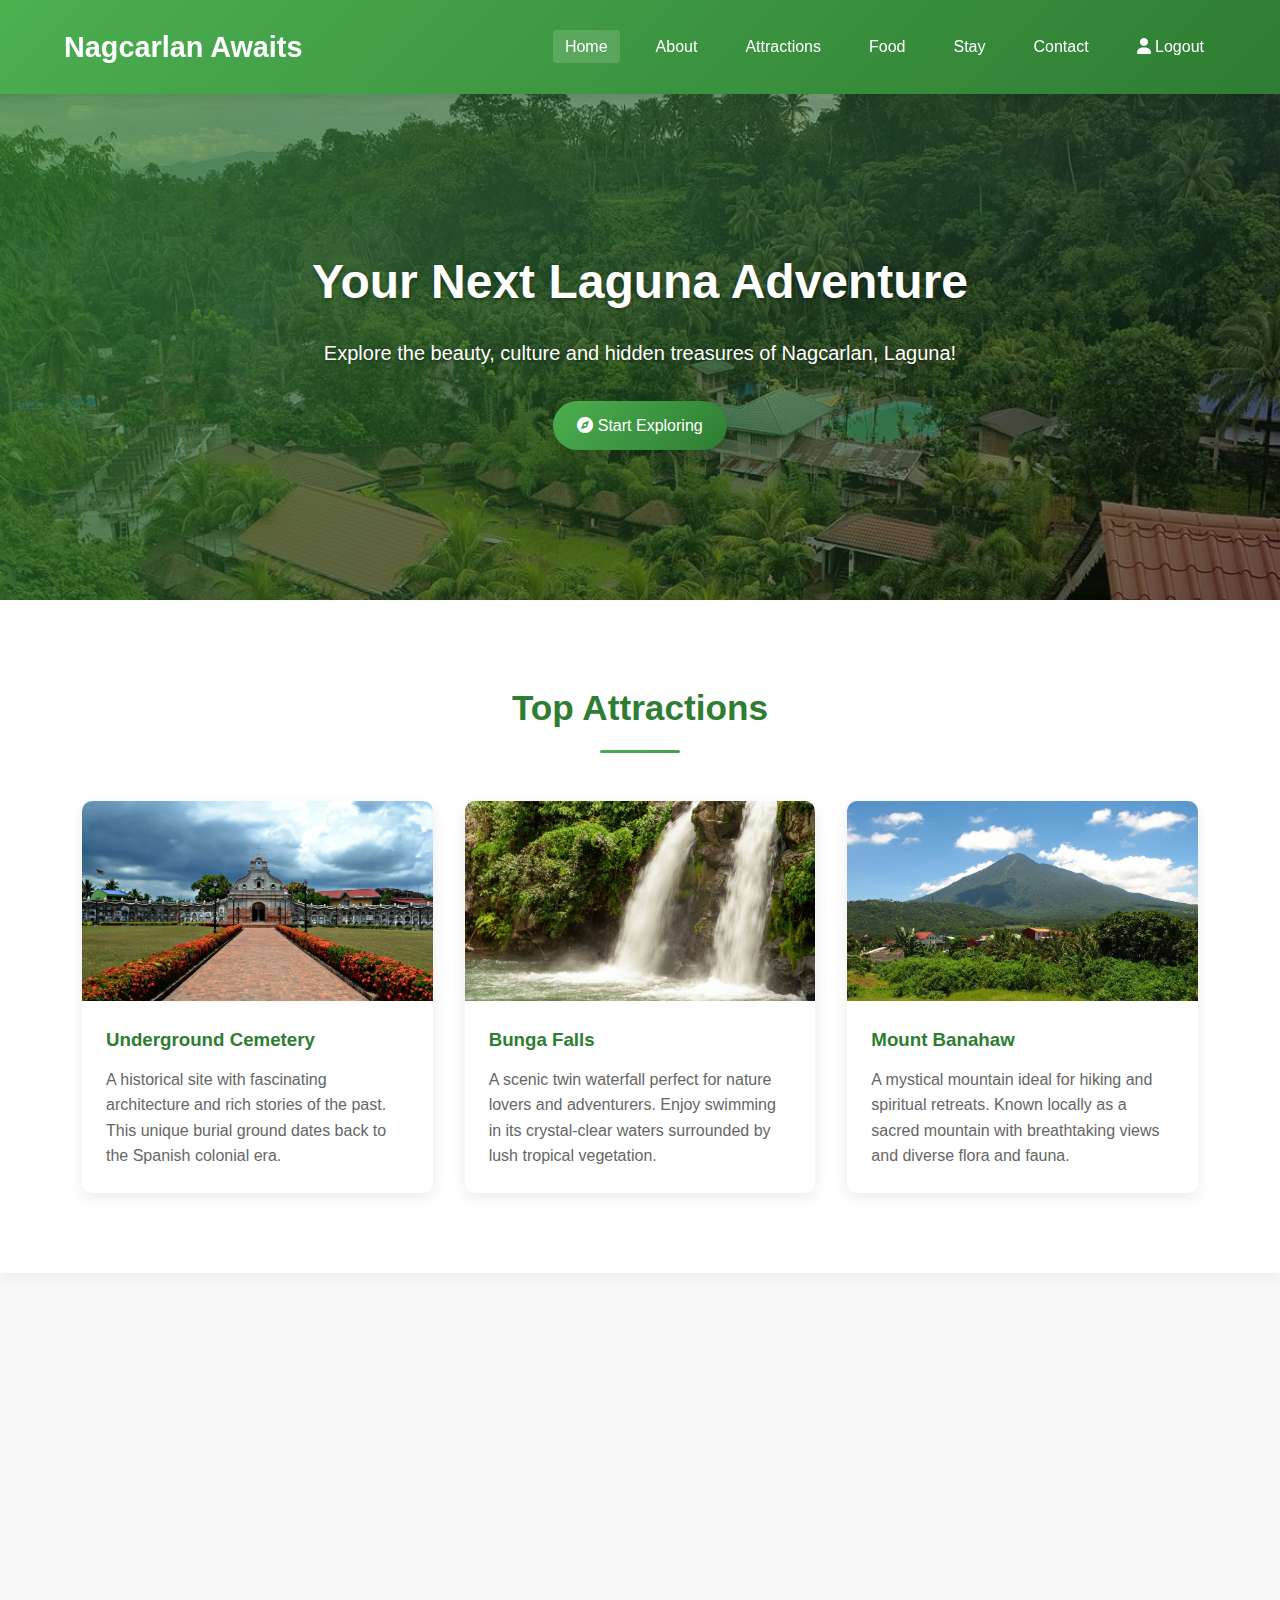
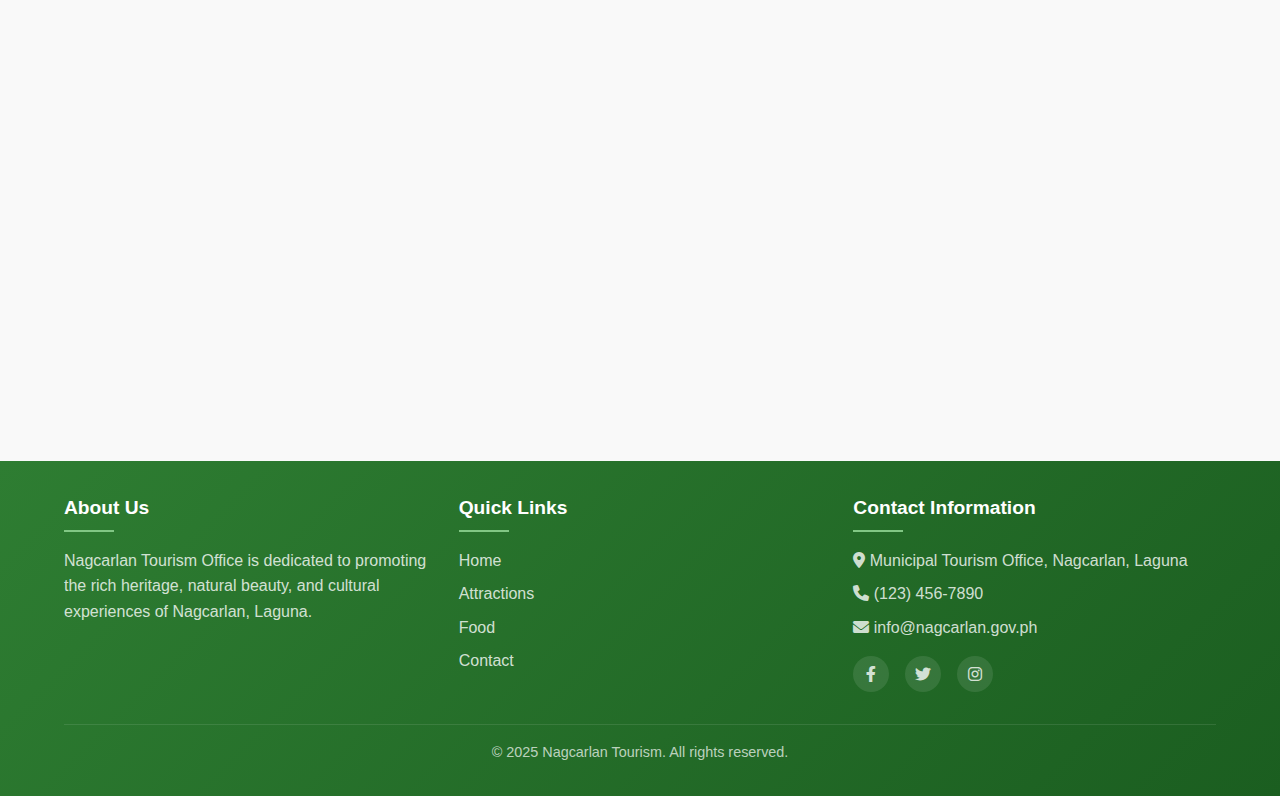
<file: Nagcarlan Awaits/index.html>
<!DOCTYPE html>
<html lang="en">

<head>
  <meta charset="UTF-8" />
  <meta name="viewport" content="width=device-width, initial-scale=1.0" />
  <title>Nagcarlan Awaits: Your Next Laguna Adventure</title>
  <link rel="stylesheet" href="https://cdnjs.cloudflare.com/ajax/libs/font-awesome/6.0.0-beta3/css/all.min.css">
  <link rel="stylesheet" href="styles.css">
  <style>
  </style>
</head>

<body>
  <header>
    <div class="container">
      <h1>Nagcarlan Awaits</h1>
      <button class="menu-toggle" id="menuToggle">
        <i class="fas fa-bars"></i>
      </button>
      <nav id="mainNav">
        <ul>
          <li><a href="#home" class="active">Home</a></li>
          <li><a href="about.html">About</a></li>
          <li><a href="attraction.html">Attractions</a></li>
          <li><a href="food-index.html">Food</a></li>
          <li><a href="accommodations.html">Stay</a></li>
          <li><a href="contact.html">Contact</a></li>
          <li><a href="login.html"><i class="fas fa-user"></i> Logout</a></li>
        </ul>
      </nav>
    </div>
  </header>

  <section id="home" class="hero">
    <div class="hero-content">
      <h2>Your Next Laguna Adventure</h2>
      <p>Explore the beauty, culture and hidden treasures of Nagcarlan, Laguna!</p>
      <a href="#attractions" class="btn"><i class="fas fa-compass"></i> Start Exploring</a>
    </div>
  </section>

  <section id="attractions" class="section">
    <div class="container">
      <h2>Top Attractions</h2>
      <div class="cards">
  
        <a href="cemetery.html" class="card-link">
          <div class="card">
            <div class="card-img-container">
              <img src="cemeteryNag.png" alt="Nagcarlan Underground Cemetery" />
            </div>
            <div class="card-content">
              <h3>Underground Cemetery</h3>
              <p>A historical site with fascinating architecture and rich stories of the past. This unique burial ground dates back to the Spanish colonial era.</p>
            </div>
          </div>
        </a>
  
        <a href="bunga-falls.html" class="card-link">
          <div class="card">
            <div class="card-img-container">
              <img src="bunga-falls.jpg" alt="Bunga Falls" />
            </div>
            <div class="card-content">
              <h3>Bunga Falls</h3>
              <p>A scenic twin waterfall perfect for nature lovers and adventurers. Enjoy swimming in its crystal-clear waters surrounded by lush tropical vegetation.</p>
            </div>
          </div>
        </a>
  
        <a href="mount-banahaw.html" class="card-link">
          <div class="card">
            <div class="card-img-container">
              <img src="mount-banahaw.jpg" alt="Mount Banahaw" />
            </div>
            <div class="card-content">
              <h3>Mount Banahaw</h3>
              <p>A mystical mountain ideal for hiking and spiritual retreats. Known locally as a sacred mountain with breathtaking views and diverse flora and fauna.</p>
            </div>
          </div>
        </a>
  
      </div>
    </div>
  </section>  

  <section id="food" class="section">

    <div class="container">
      <h2>Local Delicacies</h2>
      <div class="cards">
        <div class="card">
          <div class="card-img-container">
            <img src="pinaltok.jpg" alt="Pinaltok" />
          </div>

          <div class="card-content">
            <h3>Pinaltok</h3>
            <p>A sweet native delicacy made from sticky rice balls, coconut milk, and sugar. This traditional dessert has been passed down through generations of Nagcarlan families.</p>
          </div>
        </div>
        <div class="card">
          <div class="card-img-container">
            <img src="lomi.jpg" alt="Lomi" />
          </div>
          <div class="card-content">
            <h3>Special Lomi</h3>
            <p>Warm, thick noodle soup that's a local comfort food. Made with fresh egg noodles, meat, and vegetables in a rich broth that will warm your soul.</p>
          </div>
        </div>
        <div class="card">
          <div class="card-img-container">
            <img src="bibingka.jpg" alt="Bibingka" />
          </div>
          <div class="card-content">
            <h3>Bibingka</h3>
            <p>A traditional rice cake made with ground rice and coconut milk, cooked in clay pots lined with banana leaves. Nagcarlan's version is topped with a generous amount of salted egg, cheese, and grated coconut for a perfect blend of sweet and savory.</p>
          </div>
        </div>
        
      </div>
    </div>
  </section>

  <footer>
    <div class="container">
      <div class="footer-content">
        <div class="footer-section">
          <h3>About Us</h3>
          <p>Nagcarlan Tourism Office is dedicated to promoting the rich heritage, natural beauty, and cultural experiences of Nagcarlan, Laguna.</p>
        </div>
        <div class="footer-section">
          <h3>Quick Links</h3>
          <ul>
            <li><a href="#home">Home</a></li>
            <li><a href="attraction.html">Attractions</a></li>
            <li><a href="food-index.html">Food</a></li>
            <li><a href="contact.html">Contact</a></li>
          </ul>
        </div>
        <div class="footer-section">
          <h3>Contact Information</h3>
          <p><i class="fas fa-map-marker-alt"></i> Municipal Tourism Office, Nagcarlan, Laguna</p>
          <p><i class="fas fa-phone"></i> (123) 456-7890</p>
          <p><i class="fas fa-envelope"></i> info@nagcarlan.gov.ph</p>
          <div class="social-links">
            <a href="#"><i class="fab fa-facebook-f"></i></a>
            <a href="#"><i class="fab fa-twitter"></i></a>
            <a href="#"><i class="fab fa-instagram"></i></a>
          </div>
        </div>
      </div>
      <div class="copy-right">
        <p>&copy; 2025 Nagcarlan Tourism. All rights reserved.</p>
      </div>
    </div>
  </footer>

  <script>
// Mobile menu toggle
const menuToggle = document.getElementById('menuToggle');
const mainNav = document.getElementById('mainNav');

menuToggle.addEventListener('click', () => {
  mainNav.classList.toggle('active');
  menuToggle.innerHTML = mainNav.classList.contains('active') 
    ? '<i class="fas fa-times"></i>' 
    : '<i class="fas fa-bars"></i>';
});

// Close menu on scroll (both up and down)
let lastScrollTop = 0;
window.addEventListener('scroll', function() {
  const scrollTop = window.pageYOffset || document.documentElement.scrollTop;
  
  // If we're scrolling in any direction and menu is open, close it
  if (mainNav.classList.contains('active')) {
    mainNav.classList.remove('active');
    menuToggle.innerHTML = '<i class="fas fa-bars"></i>';
  }
  
  lastScrollTop = scrollTop <= 0 ? 0 : scrollTop;
}, false);

// Smooth scrolling for anchor links
document.querySelectorAll('a[href^="#"]').forEach(anchor => {
  anchor.addEventListener('click', function(e) {
    e.preventDefault();
    
    const targetId = this.getAttribute('href');
    const targetElement = document.querySelector(targetId);
    
    if (targetElement) {
      window.scrollTo({
        top: targetElement.offsetTop - 70,
        behavior: 'smooth'
      });
      
      // Update active link
      document.querySelectorAll('nav a').forEach(link => {
        link.classList.remove('active');
      });
      this.classList.add('active');
      
      // Close mobile menu if open
      if (mainNav.classList.contains('active')) {
        mainNav.classList.remove('active');
        menuToggle.innerHTML = '<i class="fas fa-bars"></i>';
      }
    }
  });
});

// Scroll animations
const sections = document.querySelectorAll('.section');

const observerOptions = {
  threshold: 0.2
};

const observer = new IntersectionObserver((entries) => {
  entries.forEach(entry => {
    if (entry.isIntersecting) {
      entry.target.classList.add('visible');
    }
  });
}, observerOptions);

sections.forEach(section => {
  observer.observe(section);
});

// Update active menu item on scroll
window.addEventListener('scroll', () => {
  let current = '';
  
  sections.forEach(section => {
    const sectionTop = section.offsetTop - 100;
    const sectionHeight = section.clientHeight;
    
    if (pageYOffset >= sectionTop) {
      current = section.getAttribute('id');
    }
  });
  
  document.querySelectorAll('nav a').forEach(link => {
    link.classList.remove('active');
    if (link.getAttribute('href') === `#${current}`) {
      link.classList.add('active');
    } else if (current === '' && link.getAttribute('href') === '#home') {
      link.classList.add('active');
    }
  });
});

// Form submission (for demo purposes)
const contactForm = document.querySelector('#contact form');

contactForm.addEventListener('submit', function(e) {
  e.preventDefault();
  
  // Create success message element
  const successMessage = document.createElement('div');
  successMessage.style = `
    position: fixed;
    top: 20px;
    left: 50%;
    transform: translateX(-50%);
    background: #4CAF50;
    color: white;
    padding: 1rem 2rem;
    border-radius: 5px;
    box-shadow: 0 3px 10px rgba(0,0,0,0.2);
    z-index: 1000;
    opacity: 0;
    transition: all 0.5s ease;
  `;
  successMessage.innerHTML = '<i class="fas fa-check-circle"></i> Message sent successfully! We\'ll be in touch soon.';
  
  document.body.appendChild(successMessage);
  
  // Show the message with animation
  setTimeout(() => {
    successMessage.style.opacity = '1';
    successMessage.style.transform = 'translateX(-50%) translateY(10px)';
  }, 10);
  
  // Remove message after delay
  setTimeout(() => {
    successMessage.style.opacity = '0';
    successMessage.style.transform = 'translateX(-50%) translateY(-20px)';
    
    setTimeout(() => {
      document.body.removeChild(successMessage);
    }, 500);
    
    // Reset form
    contactForm.reset();
  }, 3000);
});
  </script>
</body>

</html>
</file>
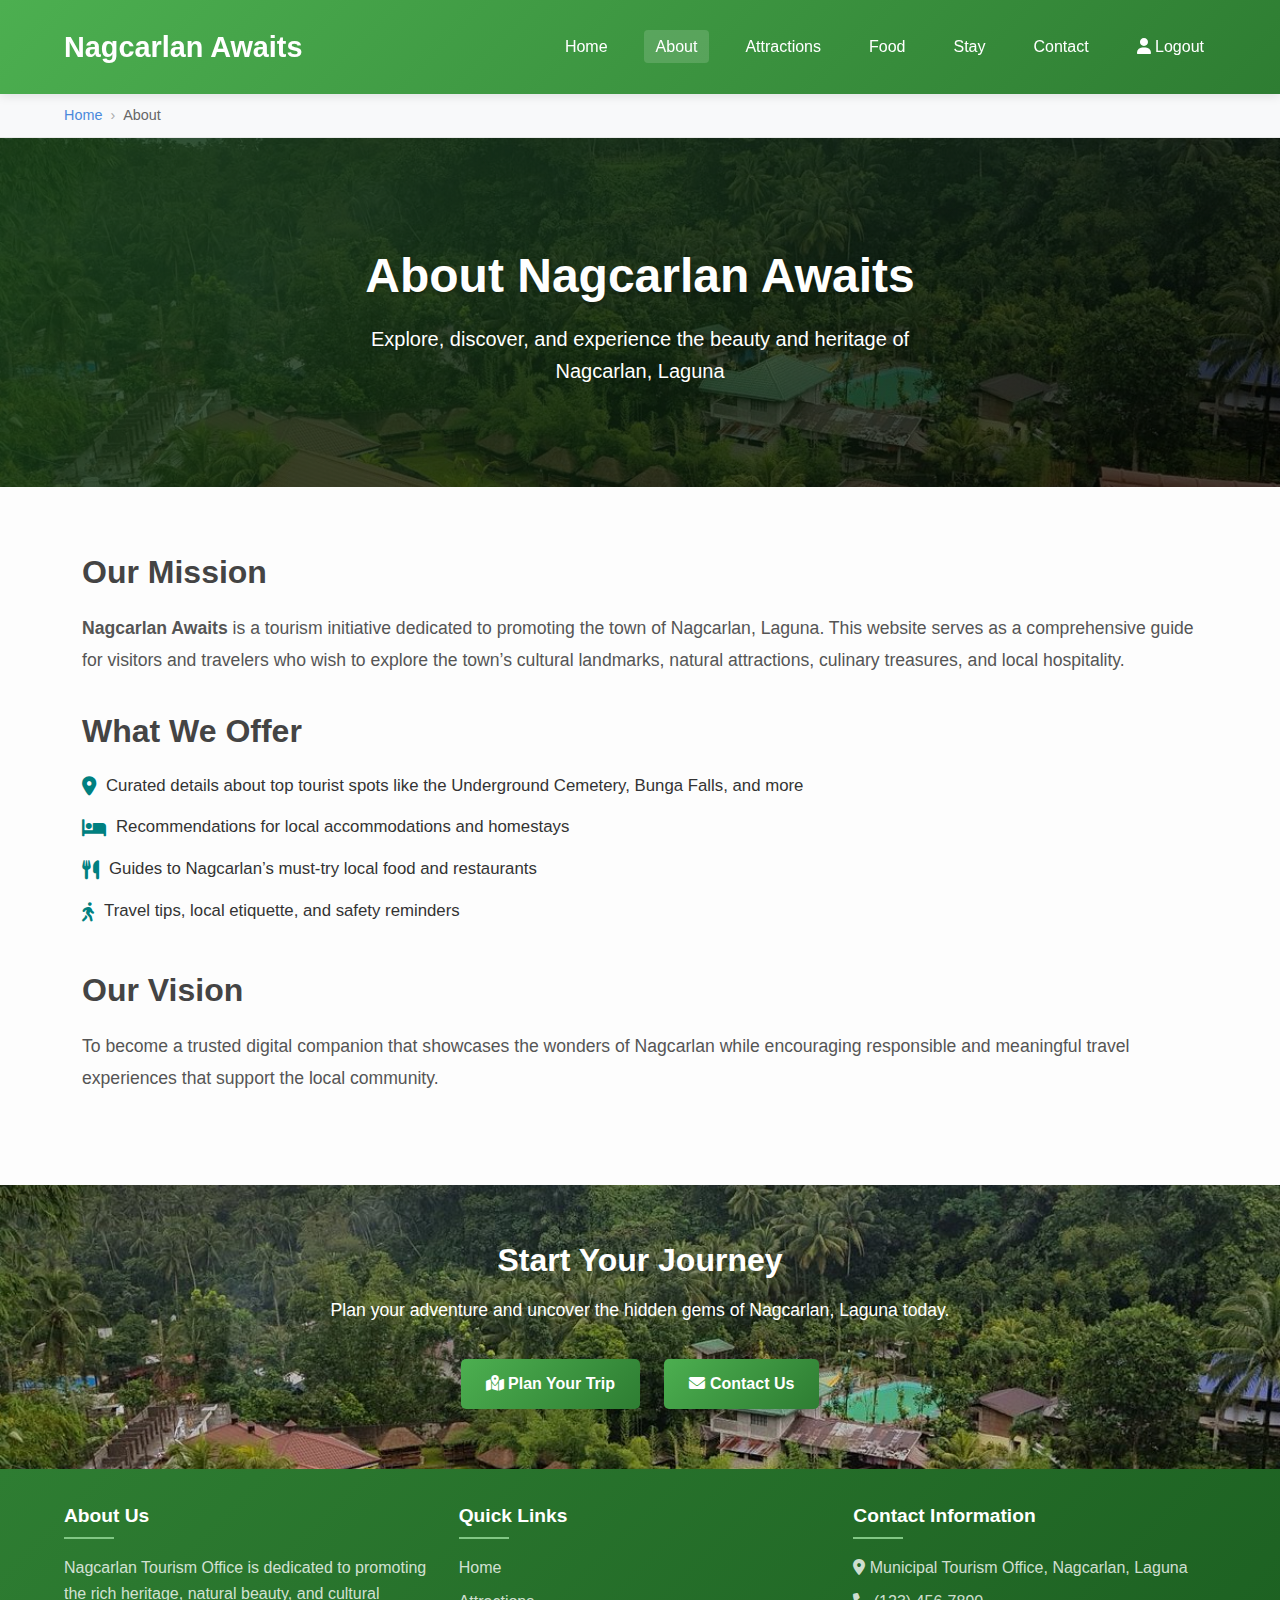
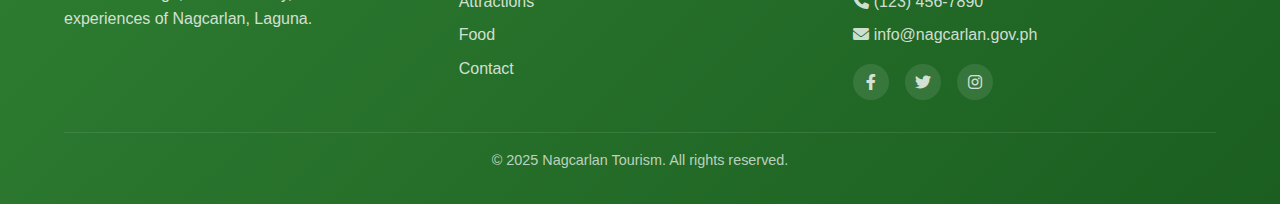
<file: Nagcarlan Awaits/about.html>
<!DOCTYPE html>
<html lang="en">

<head>
  <meta charset="UTF-8" />
  <meta name="viewport" content="width=device-width, initial-scale=1.0" />
  <title>About Us - Nagcarlan Awaits</title>
  <meta name="description" content="Learn more about Nagcarlan Awaits, your guide to exploring Nagcarlan, Laguna's rich history, heritage sites, and natural beauty.">
  <link rel="stylesheet" href="https://cdnjs.cloudflare.com/ajax/libs/font-awesome/6.0.0-beta3/css/all.min.css">
  <link rel="stylesheet" href="styles.css">
  <link rel="stylesheet" href="about.css">
</head>

<body>
  <header>
    <div class="container">
      <h1>Nagcarlan Awaits</h1>
      <button class="menu-toggle" id="menuToggle">
        <i class="fas fa-bars"></i>
      </button>
      <nav id="mainNav">
        <ul>
          <li><a href="index.html">Home</a></li>
          <li><a href="about.html" class="active">About</a></li>
          <li><a href="attraction.html">Attractions</a></li>
          <li><a href="food-index.html">Food</a></li>
          <li><a href="accommodations.html">Stay</a></li>
          <li><a href="contact.html">Contact</a></li>
          <li><a href="login.html"><i class="fas fa-user"></i> Logout</a></li>
        </ul>
      </nav>
    </div>
  </header>

  <div class="breadcrumb">
    <div class="container">
      <ul>
        <li><a href="index.html">Home</a></li>
        <li>About</li>
      </ul>
    </div>
  </div>

  <section class="hero about-hero">
    <div class="hero-content">
      <h2>About Nagcarlan Awaits</h2>
      <p>Explore, discover, and experience the beauty and heritage of Nagcarlan, Laguna</p>
    </div>
  </section>

  <section class="about-section">
    <div class="container">
      <h3>Our Mission</h3>
      <p><strong>Nagcarlan Awaits</strong> is a tourism initiative dedicated to promoting the town of Nagcarlan, Laguna. This website serves as a comprehensive guide for visitors and travelers who wish to explore the town’s cultural landmarks, natural attractions, culinary treasures, and local hospitality.</p>

      <h3>What We Offer</h3>
      <ul class="about-list">
        <li><i class="fas fa-map-marker-alt"></i> Curated details about top tourist spots like the Underground Cemetery, Bunga Falls, and more</li>
        <li><i class="fas fa-bed"></i> Recommendations for local accommodations and homestays</li>
        <li><i class="fas fa-utensils"></i> Guides to Nagcarlan’s must-try local food and restaurants</li>
        <li><i class="fas fa-walking"></i> Travel tips, local etiquette, and safety reminders</li>
      </ul>

      <h3>Our Vision</h3>
      <p>To become a trusted digital companion that showcases the wonders of Nagcarlan while encouraging responsible and meaningful travel experiences that support the local community.</p>
    </div>
  </section>

  <section class="cta-section">
    <div class="container">
      <h3>Start Your Journey</h3>
      <p>Plan your adventure and uncover the hidden gems of Nagcarlan, Laguna today.</p>
      <div class="cta-buttons">
        <a href="travel-info.html" class="btn"><i class="fas fa-map-marked-alt"></i> Plan Your Trip</a>
        <a href="contact.html" class="btn btn-secondary"><i class="fas fa-envelope"></i> Contact Us</a>
      </div>
    </div>
  </section>

  <footer>
    <div class="container">
      <div class="footer-content">
        <div class="footer-section">
          <h3>About Us</h3>
          <p>Nagcarlan Tourism Office is dedicated to promoting the rich heritage, natural beauty, and cultural experiences of Nagcarlan, Laguna.</p>
        </div>
        <div class="footer-section">
          <h3>Quick Links</h3>
          <ul>
            <li><a href="index.html">Home</a></li>
            <li><a href="attractions.html">Attractions</a></li>
            <li><a href="food-index.html">Food</a></li>
            <li><a href="contact.html">Contact</a></li>
          </ul>
        </div>
        <div class="footer-section">
          <h3>Contact Information</h3>
          <p><i class="fas fa-map-marker-alt"></i> Municipal Tourism Office, Nagcarlan, Laguna</p>
          <p><i class="fas fa-phone"></i> (123) 456-7890</p>
          <p><i class="fas fa-envelope"></i> info@nagcarlan.gov.ph</p>
          <div class="social-links">
            <a href="#"><i class="fab fa-facebook-f"></i></a>
            <a href="#"><i class="fab fa-twitter"></i></a>
            <a href="#"><i class="fab fa-instagram"></i></a>
          </div>
        </div>
      </div>
      <div class="copy-right">
        <p>&copy; 2025 Nagcarlan Tourism. All rights reserved.</p>
      </div>
    </div>
  </footer>

  <script>
    // Mobile menu toggle
    const menuToggle = document.getElementById('menuToggle');
    const mainNav = document.getElementById('mainNav');
    
    menuToggle.addEventListener('click', () => {
      mainNav.classList.toggle('active');
      menuToggle.innerHTML = mainNav.classList.contains('active') 
        ? '<i class="fas fa-times"></i>' 
        : '<i class="fas fa-bars"></i>';
    });
    
    // Close menu on scroll (both up and down)
    let lastScrollTop = 0;
    window.addEventListener('scroll', function() {
      const scrollTop = window.pageYOffset || document.documentElement.scrollTop;
      
      // If we're scrolling in any direction and menu is open, close it
      if (mainNav.classList.contains('active')) {
        mainNav.classList.remove('active');
        menuToggle.innerHTML = '<i class="fas fa-bars"></i>';
      }
      
      lastScrollTop = scrollTop <= 0 ? 0 : scrollTop;
    }, false);
    
    // Smooth scrolling for anchor links
    document.querySelectorAll('a[href^="#"]').forEach(anchor => {
      anchor.addEventListener('click', function(e) {
        e.preventDefault();
        
        const targetId = this.getAttribute('href');
        const targetElement = document.querySelector(targetId);
        
        if (targetElement) {
          window.scrollTo({
            top: targetElement.offsetTop - 70,
            behavior: 'smooth'
          });
          
          // Update active link
          document.querySelectorAll('nav a').forEach(link => {
            link.classList.remove('active');
          });
          this.classList.add('active');
          
          // Close mobile menu if open
          if (mainNav.classList.contains('active')) {
            mainNav.classList.remove('active');
            menuToggle.innerHTML = '<i class="fas fa-bars"></i>';
          }
        }
      });
    });
    
    // Scroll animations
    const sections = document.querySelectorAll('.section');
    
    const observerOptions = {
      threshold: 0.2
    };
    
    const observer = new IntersectionObserver((entries) => {
      entries.forEach(entry => {
        if (entry.isIntersecting) {
          entry.target.classList.add('visible');
        }
      });
    }, observerOptions);
    
    sections.forEach(section => {
      observer.observe(section);
    });
    
    // Update active menu item on scroll
    window.addEventListener('scroll', () => {
      let current = '';
      
      sections.forEach(section => {
        const sectionTop = section.offsetTop - 100;
        const sectionHeight = section.clientHeight;
        
        if (pageYOffset >= sectionTop) {
          current = section.getAttribute('id');
        }
      });
      
      document.querySelectorAll('nav a').forEach(link => {
        link.classList.remove('active');
        if (link.getAttribute('href') === `#${current}`) {
          link.classList.add('active');
        } else if (current === '' && link.getAttribute('href') === '#home') {
          link.classList.add('active');
        }
      });
    });
    
    // Form submission (for demo purposes)
    const contactForm = document.querySelector('#contact form');
    
    contactForm.addEventListener('submit', function(e) {
      e.preventDefault();
      
      // Create success message element
      const successMessage = document.createElement('div');
      successMessage.style = `
        position: fixed;
        top: 20px;
        left: 50%;
        transform: translateX(-50%);
        background: #4CAF50;
        color: white;
        padding: 1rem 2rem;
        border-radius: 5px;
        box-shadow: 0 3px 10px rgba(0,0,0,0.2);
        z-index: 1000;
        opacity: 0;
        transition: all 0.5s ease;
      `;
      successMessage.innerHTML = '<i class="fas fa-check-circle"></i> Message sent successfully! We\'ll be in touch soon.';
      
      document.body.appendChild(successMessage);
      
      // Show the message with animation
      setTimeout(() => {
        successMessage.style.opacity = '1';
        successMessage.style.transform = 'translateX(-50%) translateY(10px)';
      }, 10);
      
      // Remove message after delay
      setTimeout(() => {
        successMessage.style.opacity = '0';
        successMessage.style.transform = 'translateX(-50%) translateY(-20px)';
        
        setTimeout(() => {
          document.body.removeChild(successMessage);
        }, 500);
        
        // Reset form
        contactForm.reset();
      }, 3000);
    });
      </script>
</body>

</html>
</file>
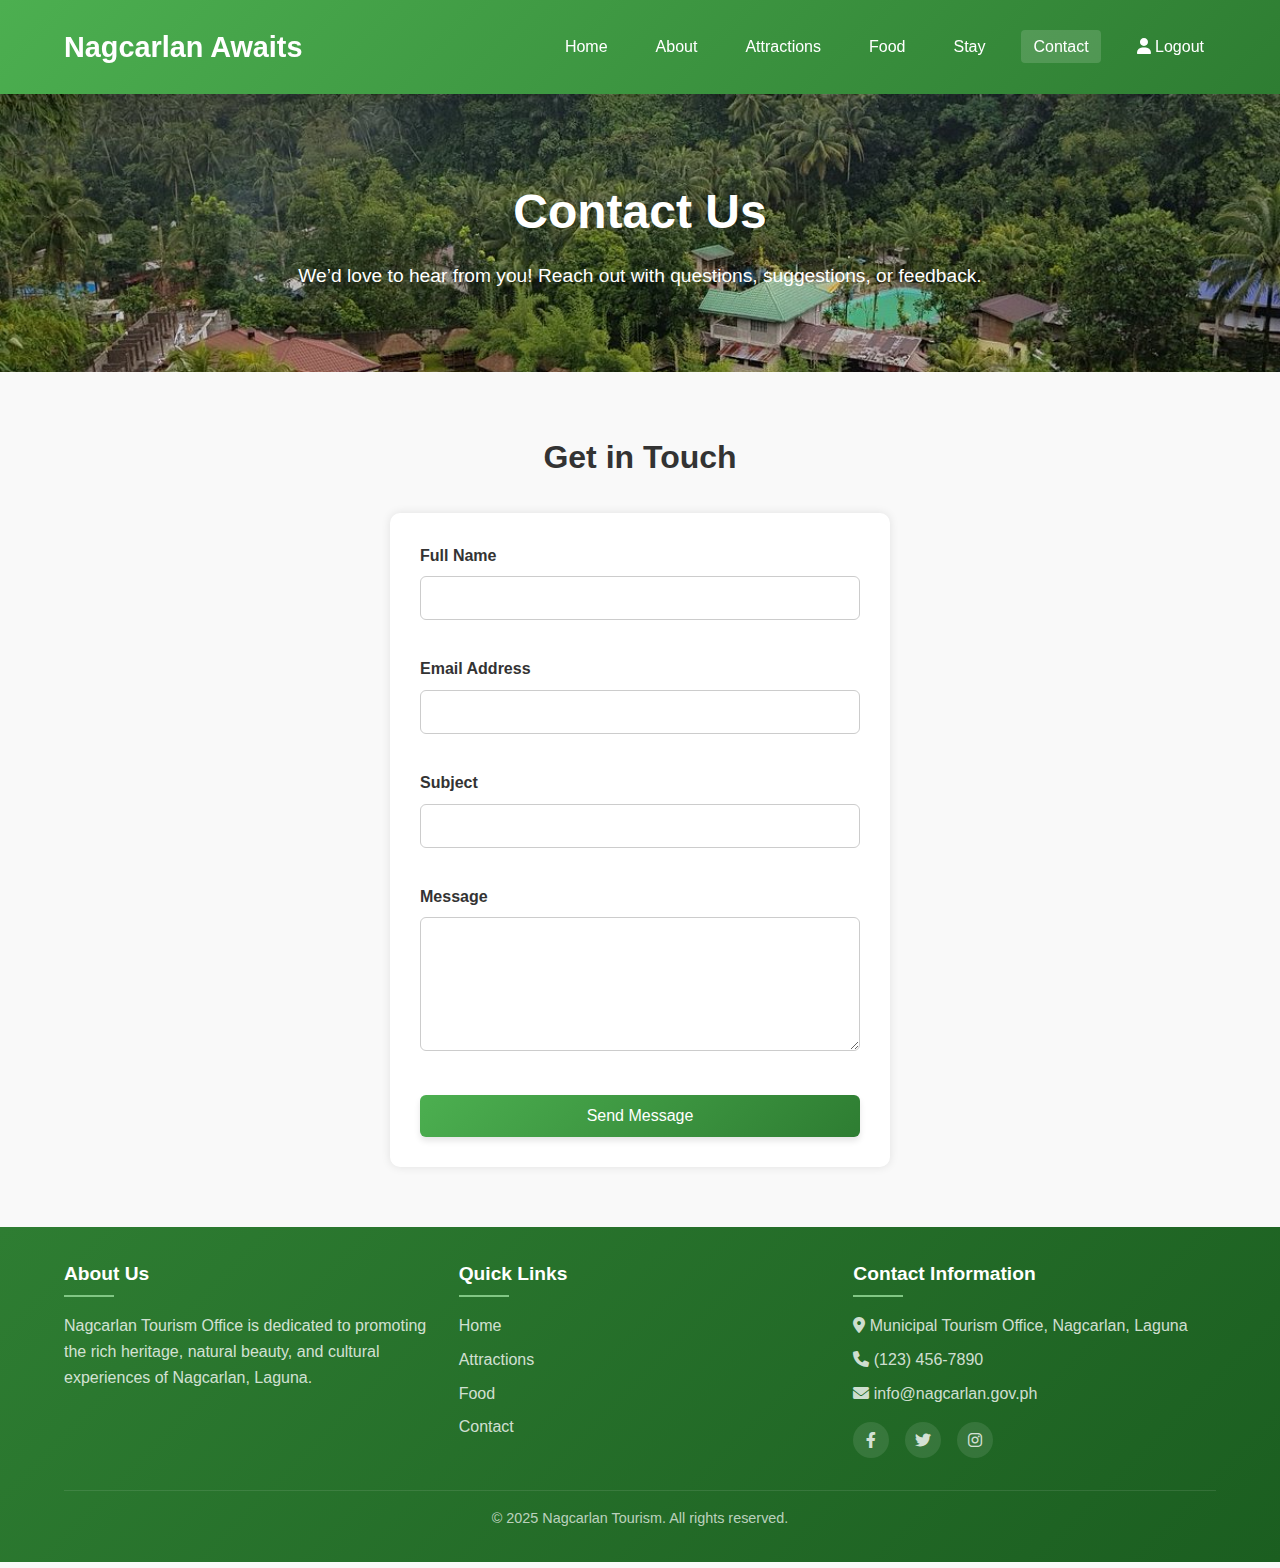
<file: Nagcarlan Awaits/contact.html>
<!DOCTYPE html>
<html lang="en">

<head>
  <meta charset="UTF-8" />
  <meta name="viewport" content="width=device-width, initial-scale=1.0" />
  <title>Contact Us - Nagcarlan Awaits</title>
  <link rel="stylesheet" href="https://cdnjs.cloudflare.com/ajax/libs/font-awesome/6.0.0-beta3/css/all.min.css">
  <link rel="stylesheet" href="styles.css">
  <link rel="stylesheet" href="contact.css">
</head>

<body>
  <header>
    <div class="container">
      <h1>Nagcarlan Awaits</h1>
      <button class="menu-toggle" id="menuToggle">
        <i class="fas fa-bars"></i>
      </button>
      <nav id="mainNav">
        <ul>
          <li><a href="index.html">Home</a></li>
          <li><a href="about.html">About</a></li>
          <li><a href="attraction.html">Attractions</a></li>
          <li><a href="food-index.html">Food</a></li>
          <li><a href="accommodations.html">Stay</a></li>
          <li><a href="contact.html" class="active">Contact</a></li>
          <li><a href="login.html"><i class="fas fa-user"></i> Logout</a></li>
        </ul>
      </nav>
    </div>
  </header>

  <section class="contact-hero">
    <div class="hero-content">
      <h2>Contact Us</h2>
      <p>We’d love to hear from you! Reach out with questions, suggestions, or feedback.</p>
    </div>
  </section>

  <section class="contact-form-section">
    <div class="container">
      <h3>Get in Touch</h3>
      <form action="#" method="POST" class="contact-form">
        <div class="form-group">
          <label for="name">Full Name</label>
          <input type="text" id="name" name="name" required />
        </div>
        <div class="form-group">
          <label for="email">Email Address</label>
          <input type="email" id="email" name="email" required />
        </div>
        <div class="form-group">
          <label for="subject">Subject</label>
          <input type="text" id="subject" name="subject" required />
        </div>
        <div class="form-group">
          <label for="message">Message</label>
          <textarea id="message" name="message" rows="6" required></textarea>
        </div>
        <button type="submit" class="btn">Send Message</button>
      </form>
    </div>
  </section>

  <footer>
    <div class="container">
      <div class="footer-content">
        <div class="footer-section">
          <h3>About Us</h3>
          <p>Nagcarlan Tourism Office is dedicated to promoting the rich heritage, natural beauty, and cultural experiences of Nagcarlan, Laguna.</p>
        </div>
        <div class="footer-section">
          <h3>Quick Links</h3>
          <ul>
            <li><a href="index.html">Home</a></li>
            <li><a href="attractions.html">Attractions</a></li>
            <li><a href="food-index.html">Food</a></li>
            <li><a href="contact.html">Contact</a></li>
          </ul>
        </div>
        <div class="footer-section">
          <h3>Contact Information</h3>
          <p><i class="fas fa-map-marker-alt"></i> Municipal Tourism Office, Nagcarlan, Laguna</p>
          <p><i class="fas fa-phone"></i> (123) 456-7890</p>
          <p><i class="fas fa-envelope"></i> info@nagcarlan.gov.ph</p>
          <div class="social-links">
            <a href="#"><i class="fab fa-facebook-f"></i></a>
            <a href="#"><i class="fab fa-twitter"></i></a>
            <a href="#"><i class="fab fa-instagram"></i></a>
          </div>
        </div>
      </div>
      <div class="copy-right">
        <p>&copy; 2025 Nagcarlan Tourism. All rights reserved.</p>
      </div>
    </div>
  </footer>

  <script>
    // Mobile menu toggle
    const menuToggle = document.getElementById('menuToggle');
    const mainNav = document.getElementById('mainNav');
    
    menuToggle.addEventListener('click', () => {
      mainNav.classList.toggle('active');
      menuToggle.innerHTML = mainNav.classList.contains('active') 
        ? '<i class="fas fa-times"></i>' 
        : '<i class="fas fa-bars"></i>';
    });
    
    // Close menu on scroll (both up and down)
    let lastScrollTop = 0;
    window.addEventListener('scroll', function() {
      const scrollTop = window.pageYOffset || document.documentElement.scrollTop;
      
      // If we're scrolling in any direction and menu is open, close it
      if (mainNav.classList.contains('active')) {
        mainNav.classList.remove('active');
        menuToggle.innerHTML = '<i class="fas fa-bars"></i>';
      }
      
      lastScrollTop = scrollTop <= 0 ? 0 : scrollTop;
    }, false);
    
    // Smooth scrolling for anchor links
    document.querySelectorAll('a[href^="#"]').forEach(anchor => {
      anchor.addEventListener('click', function(e) {
        e.preventDefault();
        
        const targetId = this.getAttribute('href');
        const targetElement = document.querySelector(targetId);
        
        if (targetElement) {
          window.scrollTo({
            top: targetElement.offsetTop - 70,
            behavior: 'smooth'
          });
          
          // Update active link
          document.querySelectorAll('nav a').forEach(link => {
            link.classList.remove('active');
          });
          this.classList.add('active');
          
          // Close mobile menu if open
          if (mainNav.classList.contains('active')) {
            mainNav.classList.remove('active');
            menuToggle.innerHTML = '<i class="fas fa-bars"></i>';
          }
        }
      });
    });
    
    // Scroll animations
    const sections = document.querySelectorAll('.section');
    
    const observerOptions = {
      threshold: 0.2
    };
    
    const observer = new IntersectionObserver((entries) => {
      entries.forEach(entry => {
        if (entry.isIntersecting) {
          entry.target.classList.add('visible');
        }
      });
    }, observerOptions);
    
    sections.forEach(section => {
      observer.observe(section);
    });
    
    // Update active menu item on scroll
    window.addEventListener('scroll', () => {
      let current = '';
      
      sections.forEach(section => {
        const sectionTop = section.offsetTop - 100;
        const sectionHeight = section.clientHeight;
        
        if (pageYOffset >= sectionTop) {
          current = section.getAttribute('id');
        }
      });
      
      document.querySelectorAll('nav a').forEach(link => {
        link.classList.remove('active');
        if (link.getAttribute('href') === `#${current}`) {
          link.classList.add('active');
        } else if (current === '' && link.getAttribute('href') === '#home') {
          link.classList.add('active');
        }
      });
    });
    
    // Form submission (for demo purposes)
    const contactForm = document.querySelector('#contact form');
    
    contactForm.addEventListener('submit', function(e) {
      e.preventDefault();
      
      // Create success message element
      const successMessage = document.createElement('div');
      successMessage.style = `
        position: fixed;
        top: 20px;
        left: 50%;
        transform: translateX(-50%);
        background: #4CAF50;
        color: white;
        padding: 1rem 2rem;
        border-radius: 5px;
        box-shadow: 0 3px 10px rgba(0,0,0,0.2);
        z-index: 1000;
        opacity: 0;
        transition: all 0.5s ease;
      `;
      successMessage.innerHTML = '<i class="fas fa-check-circle"></i> Message sent successfully! We\'ll be in touch soon.';
      
      document.body.appendChild(successMessage);
      
      // Show the message with animation
      setTimeout(() => {
        successMessage.style.opacity = '1';
        successMessage.style.transform = 'translateX(-50%) translateY(10px)';
      }, 10);
      
      // Remove message after delay
      setTimeout(() => {
        successMessage.style.opacity = '0';
        successMessage.style.transform = 'translateX(-50%) translateY(-20px)';
        
        setTimeout(() => {
          document.body.removeChild(successMessage);
        }, 500);
        
        // Reset form
        contactForm.reset();
      }, 3000);
    });
      </script>
</body>

</html>
</file>
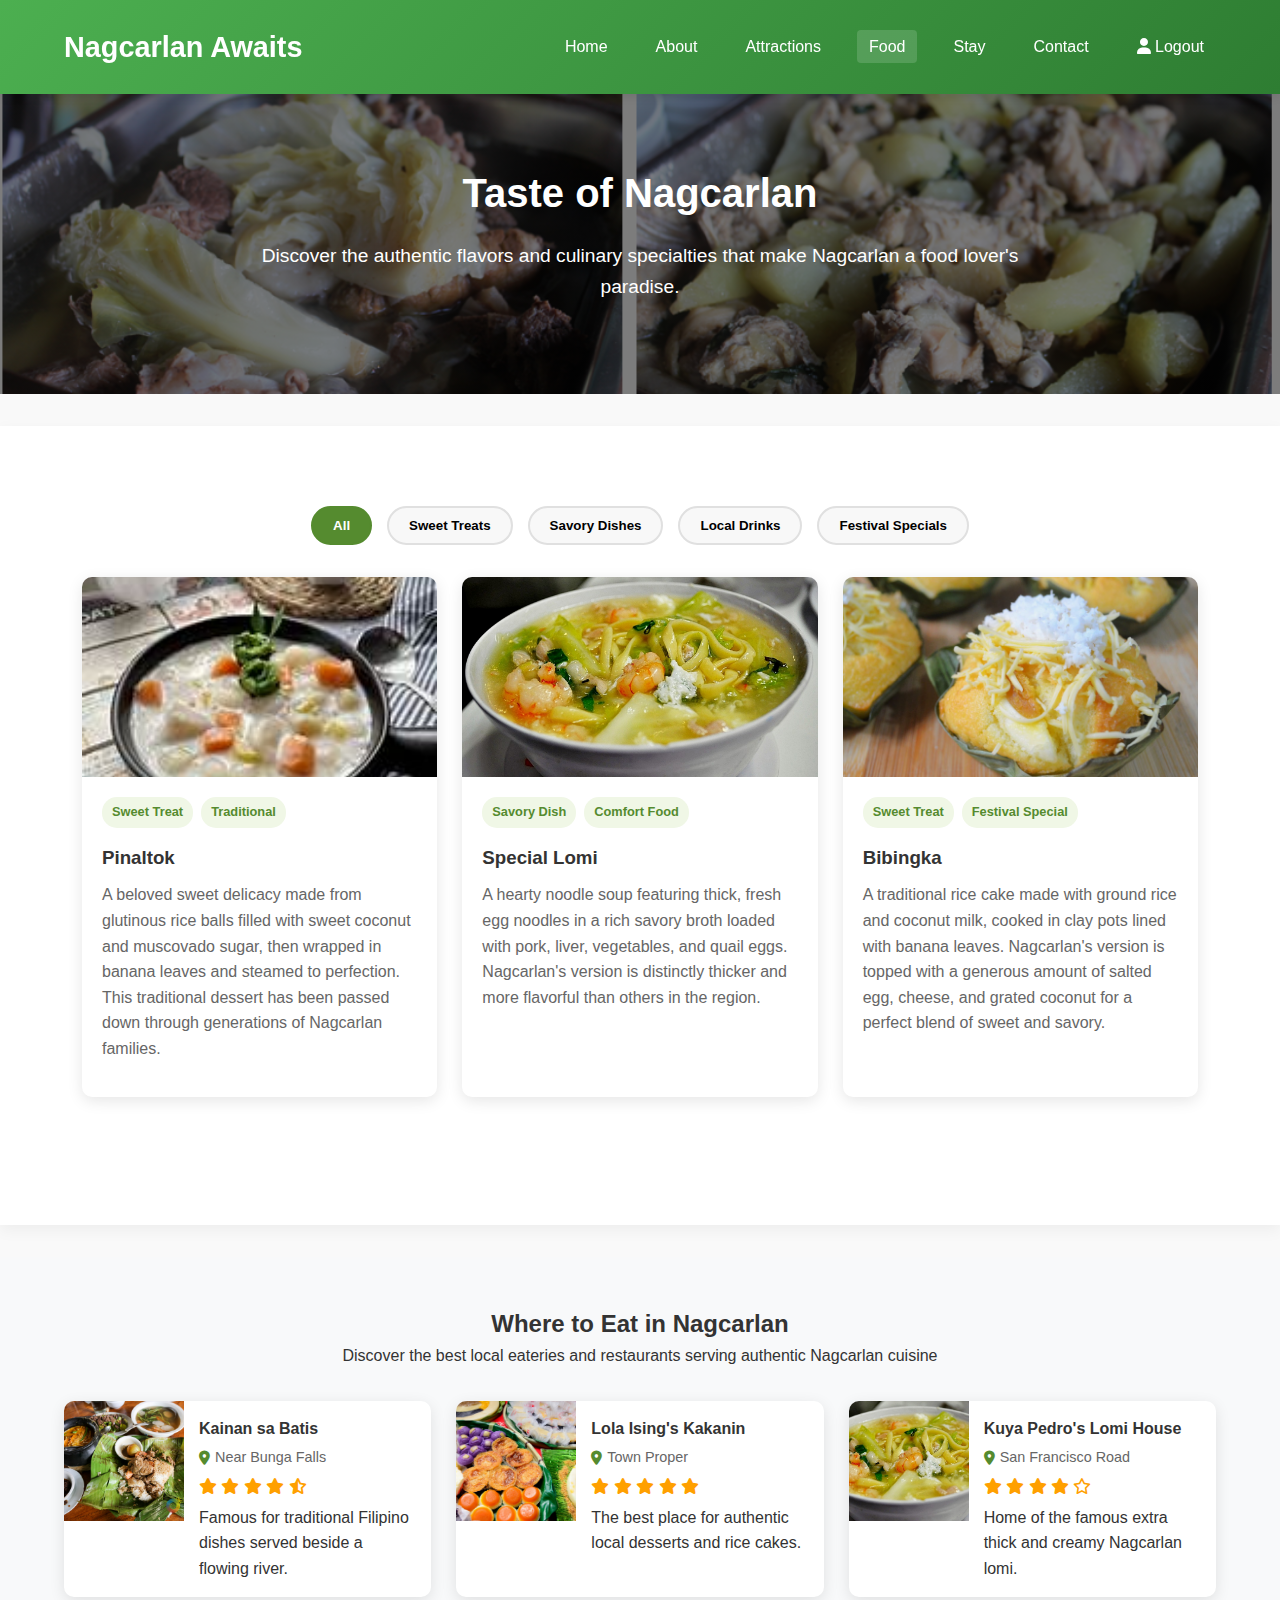
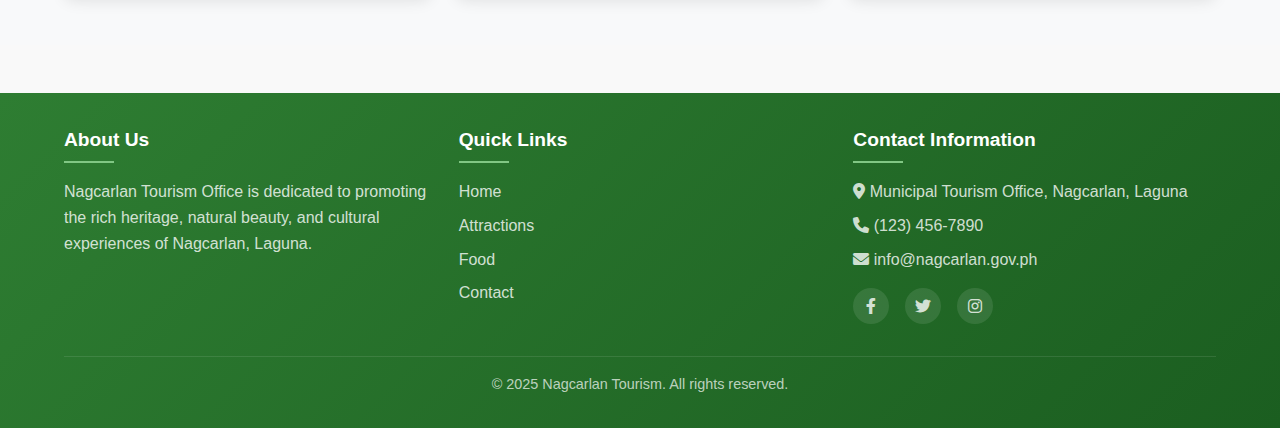
<file: Nagcarlan Awaits/food-index.html>
<!DOCTYPE html>
<html lang="en">

<head>
  <meta charset="UTF-8" />
  <meta name="viewport" content="width=device-width, initial-scale=1.0" />
  <title>Local Delicacies - Nagcarlan Awaits</title>
  <link rel="stylesheet" href="https://cdnjs.cloudflare.com/ajax/libs/font-awesome/6.0.0-beta3/css/all.min.css">
  <link rel="stylesheet" href="styles.css">
  <link rel="stylesheet" href="food-styles.css">
</head>

<body>
  <header>
    <div class="container">
      <h1>Nagcarlan Awaits</h1>
      <button class="menu-toggle" id="menuToggle">
        <i class="fas fa-bars"></i>
      </button>
      <nav id="mainNav">
        <ul>
          <li><a href="index.html">Home</a></li>
          <li><a href="about.html">About</a></li>
          <li><a href="attraction.html">Attractions</a></li>
          <li><a href="food-index.html" class="active">Food</a></li>
          <li><a href="accommodations.html">Stay</a></li>
          <li><a href="contact.html">Contact</a></li>
          <li><a href="login.html"><i class="fas fa-user"></i> Logout</a></li>
        </ul>
      </nav>
    </div>
  </header>

  <section class="food-hero">
    <div class="food-hero-content">
      <h1>Taste of Nagcarlan</h1>
      <p>Discover the authentic flavors and culinary specialties that make Nagcarlan a food lover's paradise.</p>
    </div>
  </section>

  <section class="section">
    <div class="container">
      <div class="food-categories">
        <button class="category-btn active">All</button>
        <button class="category-btn">Sweet Treats</button>
        <button class="category-btn">Savory Dishes</button>
        <button class="category-btn">Local Drinks</button>
        <button class="category-btn">Festival Specials</button>
      </div>

      <div class="food-grid">
        <!-- Delicacy 1 -->
        <div class="food-card">
          <div class="food-img-container">
            <img src="  pinaltok.jpg" alt="Pinaltok" />
          </div>
          <div class="food-content">
            <div class="food-tags">
              <span class="food-tag">Sweet Treat</span>
              <span class="food-tag">Traditional</span>
            </div>
            <h3>Pinaltok</h3>
            <p>A beloved sweet delicacy made from glutinous rice balls filled with sweet coconut and muscovado sugar, then wrapped in banana leaves and steamed to perfection. This traditional dessert has been passed down through generations of Nagcarlan families.</p>
          </div>
        </div>

        <!-- Delicacy 2 -->
        <div class="food-card">
          <div class="food-img-container">
            <img src="lomi.jpg" alt="Lomi" />
          </div>
          <div class="food-content">
            <div class="food-tags">
              <span class="food-tag">Savory Dish</span>
              <span class="food-tag">Comfort Food</span>
            </div>
            <h3>Special Lomi</h3>
            <p>A hearty noodle soup featuring thick, fresh egg noodles in a rich savory broth loaded with pork, liver, vegetables, and quail eggs. Nagcarlan's version is distinctly thicker and more flavorful than others in the region.</p>
          </div>
        </div>

        <!-- Delicacy 3 -->
        <div class="food-card">
          <div class="food-img-container">
            <img src="bibingka.jpg" alt="Bibingka" />
          </div>
          <div class="food-content">
            <div class="food-tags">
              <span class="food-tag">Sweet Treat</span>
              <span class="food-tag">Festival Special</span>
            </div>
            <h3>Bibingka</h3>
            <p>A traditional rice cake made with ground rice and coconut milk, cooked in clay pots lined with banana leaves. Nagcarlan's version is topped with a generous amount of salted egg, cheese, and grated coconut for a perfect blend of sweet and savory.</p>
          </div>
        </div>
      </div>
    </div>
  </section>

  <section class="restaurant-section">
    <div class="container">
      <div class="restaurant-heading">
        <h2>Where to Eat in Nagcarlan</h2>
        <p>Discover the best local eateries and restaurants serving authentic Nagcarlan cuisine</p>
      </div>
      <div class="restaurant-list">
        <!-- Restaurant 1 -->
        <div class="restaurant-card">
          <div class="restaurant-img">
            <img src="kainan-batis.jpg" alt="Kainan sa Batis" />
          </div>
          <div class="restaurant-info">
            <h4>Kainan sa Batis</h4>
            <div class="restaurant-location">
              <i class="fas fa-map-marker-alt"></i> Near Bunga Falls
            </div>
            <div class="restaurant-rating">
              <i class="fas fa-star"></i>
              <i class="fas fa-star"></i>
              <i class="fas fa-star"></i>
              <i class="fas fa-star"></i>
              <i class="fas fa-star-half-alt"></i>
            </div>
            <p>Famous for traditional Filipino dishes served beside a flowing river.</p>
          </div>
        </div>

        <!-- Restaurant 2 -->
        <div class="restaurant-card">
          <div class="restaurant-img">
            <img src="kakanin.jpg" alt="Lola Ising's Kakanin" />
          </div>
          <div class="restaurant-info">
            <h4>Lola Ising's Kakanin</h4>
            <div class="restaurant-location">
              <i class="fas fa-map-marker-alt"></i> Town Proper
            </div>
            <div class="restaurant-rating">
              <i class="fas fa-star"></i>
              <i class="fas fa-star"></i>
              <i class="fas fa-star"></i>
              <i class="fas fa-star"></i>
              <i class="fas fa-star"></i>
            </div>
            <p>The best place for authentic local desserts and rice cakes.</p>
          </div>
        </div>

        <!-- Restaurant 3 -->
        <div class="restaurant-card">
          <div class="restaurant-img">
            <img src="lomi.jpg" alt="Kuya Pedro's Lomi House" />
          </div>
          <div class="restaurant-info">
            <h4>Kuya Pedro's Lomi House</h4>
            <div class="restaurant-location">
              <i class="fas fa-map-marker-alt"></i> San Francisco Road
            </div>
            <div class="restaurant-rating">
              <i class="fas fa-star"></i>
              <i class="fas fa-star"></i>
              <i class="fas fa-star"></i>
              <i class="fas fa-star"></i>
              <i class="far fa-star"></i>
            </div>
            <p>Home of the famous extra thick and creamy Nagcarlan lomi.</p>
          </div>
        </div>
      </div>
    </div>
  </section>

  <footer>
    <div class="container">
      <div class="footer-content">
        <div class="footer-section">
          <h3>About Us</h3>
          <p>Nagcarlan Tourism Office is dedicated to promoting the rich heritage, natural beauty, and cultural experiences of Nagcarlan, Laguna.</p>
        </div>
        <div class="footer-section">
          <h3>Quick Links</h3>
          <ul>
            <li><a href="index.html">Home</a></li>
            <li><a href="attraction.html">Attractions</a></li>
            <li><a href="food-index.html">Food</a></li>
            <li><a href="contact.html">Contact</a></li>
          </ul>
        </div>
        <div class="footer-section">
          <h3>Contact Information</h3>
          <p><i class="fas fa-map-marker-alt"></i> Municipal Tourism Office, Nagcarlan, Laguna</p>
          <p><i class="fas fa-phone"></i> (123) 456-7890</p>
          <p><i class="fas fa-envelope"></i> info@nagcarlan.gov.ph</p>
          <div class="social-links">
            <a href="#"><i class="fab fa-facebook-f"></i></a>
            <a href="#"><i class="fab fa-twitter"></i></a>
            <a href="#"><i class="fab fa-instagram"></i></a>
          </div>
        </div>
      </div>
      <div class="copy-right">
        <p>&copy; 2025 Nagcarlan Tourism. All rights reserved.</p>
      </div>
    </div>
  </footer>

  <script>
    // Mobile menu toggle
    const menuToggle = document.getElementById('menuToggle');
    const mainNav = document.getElementById('mainNav');
    
    menuToggle.addEventListener('click', () => {
      mainNav.classList.toggle('active');
      menuToggle.innerHTML = mainNav.classList.contains('active') 
        ? '<i class="fas fa-times"></i>' 
        : '<i class="fas fa-bars"></i>';
    });
    
    // Close menu on scroll (both up and down)
    let lastScrollTop = 0;
    window.addEventListener('scroll', function() {
      const scrollTop = window.pageYOffset || document.documentElement.scrollTop;
      
      // If we're scrolling in any direction and menu is open, close it
      if (mainNav.classList.contains('active')) {
        mainNav.classList.remove('active');
        menuToggle.innerHTML = '<i class="fas fa-bars"></i>';
      }
      
      lastScrollTop = scrollTop <= 0 ? 0 : scrollTop;
    }, false);
    
    // Smooth scrolling for anchor links
    document.querySelectorAll('a[href^="#"]').forEach(anchor => {
      anchor.addEventListener('click', function(e) {
        e.preventDefault();
        
        const targetId = this.getAttribute('href');
        const targetElement = document.querySelector(targetId);
        
        if (targetElement) {
          window.scrollTo({
            top: targetElement.offsetTop - 70,
            behavior: 'smooth'
          });
          
          // Update active link
          document.querySelectorAll('nav a').forEach(link => {
            link.classList.remove('active');
          });
          this.classList.add('active');
          
          // Close mobile menu if open
          if (mainNav.classList.contains('active')) {
            mainNav.classList.remove('active');
            menuToggle.innerHTML = '<i class="fas fa-bars"></i>';
          }
        }
      });
    });
    
    // Scroll animations
    const sections = document.querySelectorAll('.section');
    
    const observerOptions = {
      threshold: 0.2
    };
    
    const observer = new IntersectionObserver((entries) => {
      entries.forEach(entry => {
        if (entry.isIntersecting) {
          entry.target.classList.add('visible');
        }
      });
    }, observerOptions);
    
    sections.forEach(section => {
      observer.observe(section);
    });
    
    // Update active menu item on scroll
    window.addEventListener('scroll', () => {
      let current = '';
      
      sections.forEach(section => {
        const sectionTop = section.offsetTop - 100;
        const sectionHeight = section.clientHeight;
        
        if (pageYOffset >= sectionTop) {
          current = section.getAttribute('id');
        }
      });
      
      document.querySelectorAll('nav a').forEach(link => {
        link.classList.remove('active');
        if (link.getAttribute('href') === `#${current}`) {
          link.classList.add('active');
        } else if (current === '' && link.getAttribute('href') === '#home') {
          link.classList.add('active');
        }
      });
    });
    
    // Form submission (for demo purposes)
    const contactForm = document.querySelector('#contact form');
    
    contactForm.addEventListener('submit', function(e) {
      e.preventDefault();
      
      // Create success message element
      const successMessage = document.createElement('div');
      successMessage.style = `
        position: fixed;
        top: 20px;
        left: 50%;
        transform: translateX(-50%);
        background: #4CAF50;
        color: white;
        padding: 1rem 2rem;
        border-radius: 5px;
        box-shadow: 0 3px 10px rgba(0,0,0,0.2);
        z-index: 1000;
        opacity: 0;
        transition: all 0.5s ease;
      `;
      successMessage.innerHTML = '<i class="fas fa-check-circle"></i> Message sent successfully! We\'ll be in touch soon.';
      
      document.body.appendChild(successMessage);
      
      // Show the message with animation
      setTimeout(() => {
        successMessage.style.opacity = '1';
        successMessage.style.transform = 'translateX(-50%) translateY(10px)';
      }, 10);
      
      // Remove message after delay
      setTimeout(() => {
        successMessage.style.opacity = '0';
        successMessage.style.transform = 'translateX(-50%) translateY(-20px)';
        
        setTimeout(() => {
          document.body.removeChild(successMessage);
        }, 500);
        
        // Reset form
        contactForm.reset();
      }, 3000);
    });
      </script>
</body>

</html>
</file>
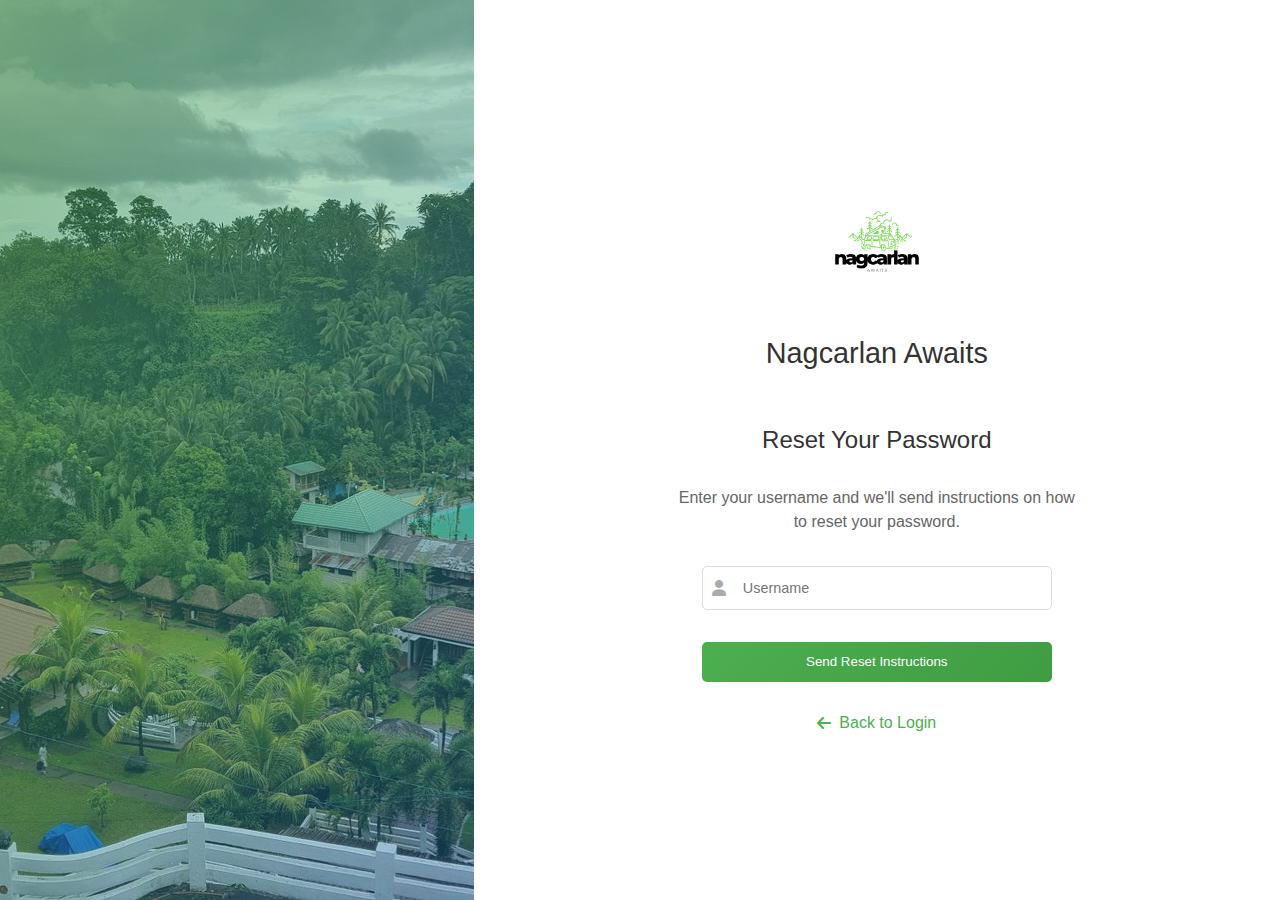
<file: Nagcarlan Awaits/forgot-password.html>
<!DOCTYPE html>
<html lang="en">

<head>
  <meta charset="UTF-8">
  <meta name="viewport" content="width=device-width, initial-scale=1.0">
  <title>Forgot Password | Nagcarlan Awaits</title>
  <link rel="stylesheet" href="https://cdnjs.cloudflare.com/ajax/libs/font-awesome/6.0.0-beta3/css/all.min.css">
  <style>
    body {
      display: flex;
      height: 100vh;
      margin: 0;
      font-family: 'Segoe UI', Tahoma, Geneva, Verdana, sans-serif;
      background-color: #f9f9f9;
    }
    
    .forgot-container {
      display: flex;
      width: 100%;
      box-shadow: 0 10px 25px rgba(0, 0, 0, 0.2);
      overflow: hidden;
      height: 100%;
    }
    
    .forgot-left {
      flex: 0.4;
      background: url('login-main.jpg') no-repeat center center;
      background-size: cover;
      position: relative;
    }
    
    .forgot-left::after {
      content: '';
      position: absolute;
      top: 0;
      left: 0;
      width: 100%;
      height: 100%;
      background: linear-gradient(135deg, rgba(76, 175, 80, 0.5) 0%, rgba(33, 150, 243, 0.3) 100%);
    }
    
    .forgot-right {
      flex: 0.6;
      background-color: #fff;
      display: flex;
      flex-direction: column;
      justify-content: center;
      align-items: center;
      padding: 3rem;
      position: relative;
      transition: all 0.3s ease;
    }
    
    .logo-container {
      margin-bottom: 2rem;
      text-align: center;
    }
    
    .logo-container img {
      max-width: 150px;
      margin-bottom: 1rem;
      transition: all 0.3s ease;
    }
    
    .logo-container h2 {
      color: #333;
      font-weight: 500;
      margin: 0;
      font-size: 1.8rem;
    }
    
    .reset-title {
      color: #333;
      font-weight: 500;
      margin-bottom: 1rem;
      font-size: 1.5rem;
      text-align: center;
    }
    
    .reset-description {
      color: #666;
      margin-bottom: 2rem;
      text-align: center;
      max-width: 400px;
      line-height: 1.5;
    }
    
    .form-container {
      width: 100%;
      max-width: 350px;
      position: relative;
    }
    
    .form {
      display: flex;
      flex-direction: column;
      width: 100%;
    }
    
    .form-control {
      position: relative;
      margin-bottom: 1.5rem;
    }
    
    .form-control i {
      position: absolute;
      top: 50%;
      left: 10px;
      transform: translateY(-50%);
      color: #aaa;
    }
    
    .form input {
      width: 100%;
      padding: 0.8rem 1rem 0.8rem 2.5rem;
      border: 1px solid #ddd;
      border-radius: 5px;
      font-size: 0.9rem;
      transition: all 0.3s ease;
      box-sizing: border-box;
    }
    
    .form input:focus {
      border-color: #4CAF50;
      box-shadow: 0 0 0 2px rgba(76, 175, 80, 0.2);
      outline: none;
    }
    
    .form button {
      background: linear-gradient(135deg, #4CAF50, #3f9c42);
      color: white;
      padding: 0.8rem;
      border: none;
      border-radius: 5px;
      cursor: pointer;
      font-weight: 500;
      transition: all 0.3s ease;
      margin-top: 0.5rem;
    }
    
    .form button:hover {
      background: linear-gradient(135deg, #3f9c42, #357a38);
      transform: translateY(-2px);
      box-shadow: 0 4px 8px rgba(0, 0, 0, 0.1);
    }
    
    .back-link {
      margin-top: 2rem;
      text-align: center;
    }
    
    .back-link a {
      color: #4CAF50;
      text-decoration: none;
      font-weight: 500;
      transition: all 0.3s ease;
      display: inline-flex;
      align-items: center;
    }
    
    .back-link a i {
      margin-right: 0.5rem;
    }
    
    .back-link a:hover {
      color: #3f9c42;
      text-decoration: underline;
    }
    
    .message {
      position: absolute;
      top: 0;
      left: 0;
      right: 0;
      text-align: center;
      padding: 1rem;
      border-radius: 5px;
      color: white;
      transform: translateY(-10px);
      opacity: 0;
      transition: all 0.5s ease;
    }
    
    .message.success {
      background-color: #4CAF50;
    }
    
    .message.error {
      background-color: #f44336;
    }
    
    .message.show {
      transform: translateY(0);
      opacity: 1;
    }
    
    @media (max-width: 768px) {
      .forgot-container {
        flex-direction: column;
      }
      
      .forgot-left {
        /* Hide the image completely on mobile */
        display: none;
      }
      
      .forgot-right {
        flex: 1;
        padding: 2rem 1.5rem;
      }
    }
  </style>
</head>

<body>
  <div class="forgot-container">
    <div class="forgot-left"></div>
    <div class="forgot-right">
      <div class="logo-container">
        <img src="nagcarlan.png" alt="Nagcarlan Logo">
        <h2>Nagcarlan Awaits</h2>
      </div>

      <h3 class="reset-title">Reset Your Password</h3>
      <p class="reset-description">Enter your username and we'll send instructions on how to reset your password.</p>

      <div class="form-container">
        <div id="message" class="message"></div>
        
        <form id="reset-form" class="form">
          <div class="form-control">
            <i class="fas fa-user"></i>
            <input type="text" id="reset-username" placeholder="Username" required>
          </div>
          <button type="submit">Send Reset Instructions</button>
        </form>
        
        <div class="back-link">
          <a href="login.html"><i class="fas fa-arrow-left"></i> Back to Login</a>
        </div>
      </div>
    </div>
  </div>

  <script>
    // Handle form submission
    document.getElementById("reset-form").addEventListener("submit", function(e) {
      e.preventDefault();
      const username = document.getElementById("reset-username").value;
      
      if (!username) {
        showMessage("Please enter your username", "error");
        return;
      }
      
      // Check if username exists in localStorage
      if (localStorage.getItem(username)) {
        // In a real application, this would send an email with reset instructions
        // For this demo, we'll just show a success message
        showMessage("Password reset instructions sent to your email!", "success");
        
        // Clear the form
        document.getElementById("reset-form").reset();
        
        // In a real application, you might redirect after a delay
        setTimeout(() => {
          // window.location.href = "login.html";
        }, 3000);
      } else {
        showMessage("Username not found. Please try again.", "error");
      }
    });
    
    // Function to show messages
    function showMessage(text, type) {
      const messageElement = document.getElementById("message");
      messageElement.textContent = text;
      messageElement.className = `message ${type}`;
      
      // Add show class after a small delay for transition to work
      setTimeout(() => {
        messageElement.classList.add("show");
      }, 10);
      
      // Hide message after a delay
      setTimeout(() => {
        messageElement.classList.remove("show");
      }, 3000);
    }
    
    // Add input focus effects
    const inputs = document.querySelectorAll('.form input');
    inputs.forEach(input => {
      input.addEventListener('focus', function() {
        this.parentElement.querySelector('i').style.color = '#4CAF50';
      });
      
      input.addEventListener('blur', function() {
        this.parentElement.querySelector('i').style.color = '#aaa';
      });
    });
  </script>
</body>

</html>
</file>
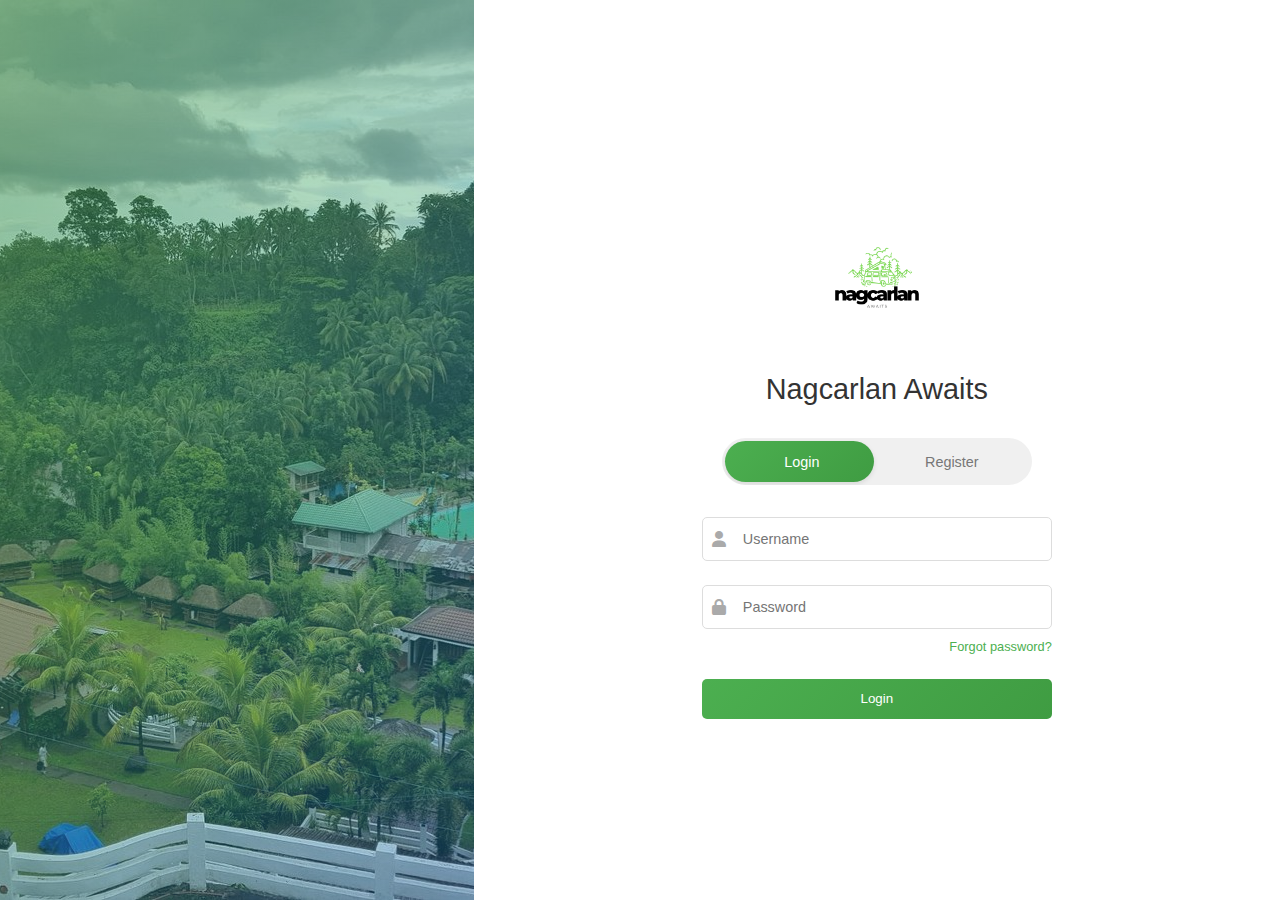
<file: Nagcarlan Awaits/login.html>
<!DOCTYPE html>
<html lang="en">

<head>
  <meta charset="UTF-8">
  <meta name="viewport" content="width=device-width, initial-scale=1.0">
  <title>Login & Register | Nagcarlan Awaits</title>
  <link rel="stylesheet" href="https://cdnjs.cloudflare.com/ajax/libs/font-awesome/6.0.0-beta3/css/all.min.css">
  <style>
    body {
      display: flex;
      height: 100vh;
      margin: 0;
      font-family: 'Segoe UI', Tahoma, Geneva, Verdana, sans-serif;
      background-color: #f9f9f9;
    }
    
    .login-container {
      display: flex;
      width: 100%;
      box-shadow: 0 10px 25px rgba(0, 0, 0, 0.2);
      overflow: hidden;
      height: 100%;
    }
    
    /* Modified: Changed flex value to make image smaller */
    .login-left {
      flex: 0.4;
      background: url('login-main.jpg') no-repeat center center;
      background-size: cover;
      position: relative;
    }
    
    .login-left::after {
      content: '';
      position: absolute;
      top: 0;
      left: 0;
      width: 100%;
      height: 100%;
      background: linear-gradient(135deg, rgba(76, 175, 80, 0.5) 0%, rgba(33, 150, 243, 0.3) 100%);
    }
    
    /* Modified: Changed flex value to make form larger */
    .login-right {
      flex: 0.6;
      background-color: #fff;
      display: flex;
      flex-direction: column;
      justify-content: center;
      align-items: center;
      padding: 3rem;
      position: relative;
      transition: all 0.3s ease;
    }
    
    .logo-container {
      margin-bottom: 2rem;
      text-align: center;
    }
    
    .logo-container img {
      max-width: 150px;
      margin-bottom: 1rem;
      transition: all 0.3s ease;
    }
    
    .logo-container h2 {
      color: #333;
      font-weight: 500;
      margin: 0;
      font-size: 1.8rem;
    }
    
    .tabs {
      display: flex;
      margin-bottom: 2rem;
      position: relative;
      width: 100%;
      max-width: 300px;
      border-radius: 50px;
      background-color: #f0f0f0;
      padding: 0.3rem;
      overflow: hidden;
    }
    
    .tab-indicator {
      position: absolute;
      height: calc(100% - 6px);
      width: calc(50% - 6px);
      background: linear-gradient(135deg, #4CAF50, #3f9c42);
      border-radius: 50px;
      transition: transform 0.3s ease;
      top: 3px;
      left: 3px;
      box-shadow: 0 2px 5px rgba(0, 0, 0, 0.1);
      z-index: 0;
    }
    
    .tabs button {
      flex: 1;
      padding: 0.7rem 0;
      border: none;
      background: transparent;
      cursor: pointer;
      font-weight: 500;
      font-size: 0.9rem;
      z-index: 1;
      transition: all 0.3s ease;
      color: #777;
      position: relative;
    }
    
    .tabs button.active {
      color: white;
    }
    
    /* Modified: Increased max-width and height for larger form */
    .form-container {
      width: 100%;
      max-width: 350px;
      position: relative;
      height: 180px;
    }
    
    .form {
      display: flex;
      flex-direction: column;
      width: 100%;
      position: absolute;
      opacity: 0;
      transform: translateX(50px);
      transition: all 0.3s ease;
      pointer-events: none;
    }
    
    .form.active {
      opacity: 1;
      transform: translateX(0);
      pointer-events: all;
    }
    
    .form-control {
      position: relative;
      margin-bottom: 1.5rem;
    }
    
    .form-control i {
      position: absolute;
      top: 50%;
      left: 10px;
      transform: translateY(-50%);
      color: #aaa;
    }
    
    .form input {
      width: 100%;
      padding: 0.8rem 1rem 0.8rem 2.5rem;
      border: 1px solid #ddd;
      border-radius: 5px;
      font-size: 0.9rem;
      transition: all 0.3s ease;
      box-sizing: border-box;
    }
    
    .form input:focus {
      border-color: #4CAF50;
      box-shadow: 0 0 0 2px rgba(76, 175, 80, 0.2);
      outline: none;
    }
    
    .form button {
      background: linear-gradient(135deg, #4CAF50, #3f9c42);
      color: white;
      padding: 0.8rem;
      border: none;
      border-radius: 5px;
      cursor: pointer;
      font-weight: 500;
      transition: all 0.3s ease;
      margin-top: 0.5rem;
    }
    
    .form button:hover {
      background: linear-gradient(135deg, #3f9c42, #357a38);
      transform: translateY(-2px);
      box-shadow: 0 4px 8px rgba(0, 0, 0, 0.1);
    }
    
    /* Added: Forgot password link styling */
    .forgot-password {
      text-align: right;
      width: 100%;
      margin-top: -1rem;
      margin-bottom: 1rem;
    }
    
    .forgot-password a {
      color: #4CAF50;
      font-size: 0.8rem;
      text-decoration: none;
      transition: all 0.3s ease;
    }
    
    .forgot-password a:hover {
      color: #3f9c42;
      text-decoration: underline;
    }
    
    @media (max-width: 768px) {
      .login-container {
        flex-direction: column;
      }
      
      .login-left {
        /* Hide the image completely on mobile */
        display: none;
      }
      
      .login-right {
        flex: 1;
        padding: 2rem 1.5rem;
      }
    }
  </style>
</head>

<body>
  <div class="login-container">
    <div class="login-left"></div>
    <div class="login-right">
      <div class="logo-container">
        <img src="nagcarlan.png" alt="Nagcarlan Logo">
        <h2>Nagcarlan Awaits</h2>
      </div>

      <div class="tabs">
        <div class="tab-indicator"></div>
        <button id="login-tab" class="active">Login</button>
        <button id="register-tab">Register</button>
      </div>

      <div class="form-container">
        <form id="login-form" class="form active">
          <div class="form-control">
            <i class="fas fa-user"></i>
            <input type="text" id="login-username" placeholder="Username" required>
          </div>
          <div class="form-control">
            <i class="fas fa-lock"></i>
            <input type="password" id="login-password" placeholder="Password" required>
          </div>
          <div class="forgot-password">
            <a href="forgot-password.html">Forgot password?</a>
          </div>
          <button type="submit">Login</button>
        </form>

        <form id="register-form" class="form">
          <div class="form-control">
            <i class="fas fa-user"></i>
            <input type="text" id="register-username" placeholder="Username" required>
          </div>
          <div class="form-control">
            <i class="fas fa-lock"></i>
            <input type="password" id="register-password" placeholder="Password" required>
          </div>
          <button type="submit">Register</button>
        </form>
      </div>
    </div>
  </div>

  <script>
    const loginTab = document.getElementById("login-tab");
    const registerTab = document.getElementById("register-tab");
    const loginForm = document.getElementById("login-form");
    const registerForm = document.getElementById("register-form");
    const tabIndicator = document.querySelector(".tab-indicator");

    loginTab.addEventListener("click", () => {
      switchTab('login');
    });

    registerTab.addEventListener("click", () => {
      switchTab('register');
    });

    function switchTab(tab) {
      if (tab === 'login') {
        loginTab.classList.add("active");
        registerTab.classList.remove("active");
        loginForm.classList.add("active");
        registerForm.classList.remove("active");
        tabIndicator.style.transform = "translateX(0)";
      } else {
        registerTab.classList.add("active");
        loginTab.classList.remove("active");
        registerForm.classList.add("active");
        loginForm.classList.remove("active");
        tabIndicator.style.transform = "translateX(100%)";
      }
    }

    registerForm.addEventListener("submit", (e) => {
      e.preventDefault();
      const username = document.getElementById("register-username").value;
      const password = document.getElementById("register-password").value;
      
      if (!username || !password) {
        alert("Please fill in all fields");
        return;
      }
      
      localStorage.setItem(username, password);
      
      // Show success message with fade
      const formContainer = document.querySelector(".form-container");
      const successMsg = document.createElement("div");
      successMsg.innerHTML = `
        <div style="position: absolute; top: 0; left: 0; right: 0; text-align: center; background-color: #4CAF50; color: white; padding: 1rem; border-radius: 5px; transform: translateY(-10px); opacity: 0; transition: all 0.5s ease;">
          <i class="fas fa-check-circle"></i> Registered successfully!
        </div>
      `;
      formContainer.appendChild(successMsg);
      
      setTimeout(() => {
        successMsg.firstElementChild.style.transform = "translateY(0)";
        successMsg.firstElementChild.style.opacity = "1";
      }, 10);
      
      setTimeout(() => {
        successMsg.firstElementChild.style.transform = "translateY(-10px)";
        successMsg.firstElementChild.style.opacity = "0";
        
        setTimeout(() => {
          successMsg.remove();
          switchTab('login');
          registerForm.reset();
        }, 500);
      }, 2000);
    });

    loginForm.addEventListener("submit", (e) => {
      e.preventDefault();
      const username = document.getElementById("login-username").value;
      const password = document.getElementById("login-password").value;
      
      if (localStorage.getItem(username) === password) {
        // Show success message with fade
        const formContainer = document.querySelector(".form-container");
        const successMsg = document.createElement("div");
        successMsg.innerHTML = `
          <div style="position: absolute; top: 0; left: 0; right: 0; text-align: center; background-color: #4CAF50; color: white; padding: 1rem; border-radius: 5px; transform: translateY(-10px); opacity: 0; transition: all 0.5s ease;">
            <i class="fas fa-check-circle"></i> Login successful! Redirecting...
          </div>
        `;
        formContainer.appendChild(successMsg);
        
        setTimeout(() => {
          successMsg.firstElementChild.style.transform = "translateY(0)";
          successMsg.firstElementChild.style.opacity = "1";
        }, 10);
        
        setTimeout(() => {
          window.location.href = "index.html";
        }, 1500);
      } else {
        // Show error message with fade
        const formContainer = document.querySelector(".form-container");
        const errorMsg = document.createElement("div");
        errorMsg.innerHTML = `
          <div style="position: absolute; top: 0; left: 0; right: 0; text-align: center; background-color: #f44336; color: white; padding: 1rem; border-radius: 5px; transform: translateY(-10px); opacity: 0; transition: all 0.5s ease;">
            <i class="fas fa-exclamation-circle"></i> Invalid credentials.
          </div>
        `;
        formContainer.appendChild(errorMsg);
        
        setTimeout(() => {
          errorMsg.firstElementChild.style.transform = "translateY(0)";
          errorMsg.firstElementChild.style.opacity = "1";
        }, 10);
        
        setTimeout(() => {
          errorMsg.firstElementChild.style.transform = "translateY(-10px)";
          errorMsg.firstElementChild.style.opacity = "0";
          
          setTimeout(() => {
            errorMsg.remove();
          }, 500);
        }, 2000);
      }
    });

    // Add input focus effects
    const inputs = document.querySelectorAll('.form input');
    inputs.forEach(input => {
      input.addEventListener('focus', function() {
        this.parentElement.querySelector('i').style.color = '#4CAF50';
      });
      
      input.addEventListener('blur', function() {
        this.parentElement.querySelector('i').style.color = '#aaa';
      });
    });
  </script>
</body>

</html>
</file>
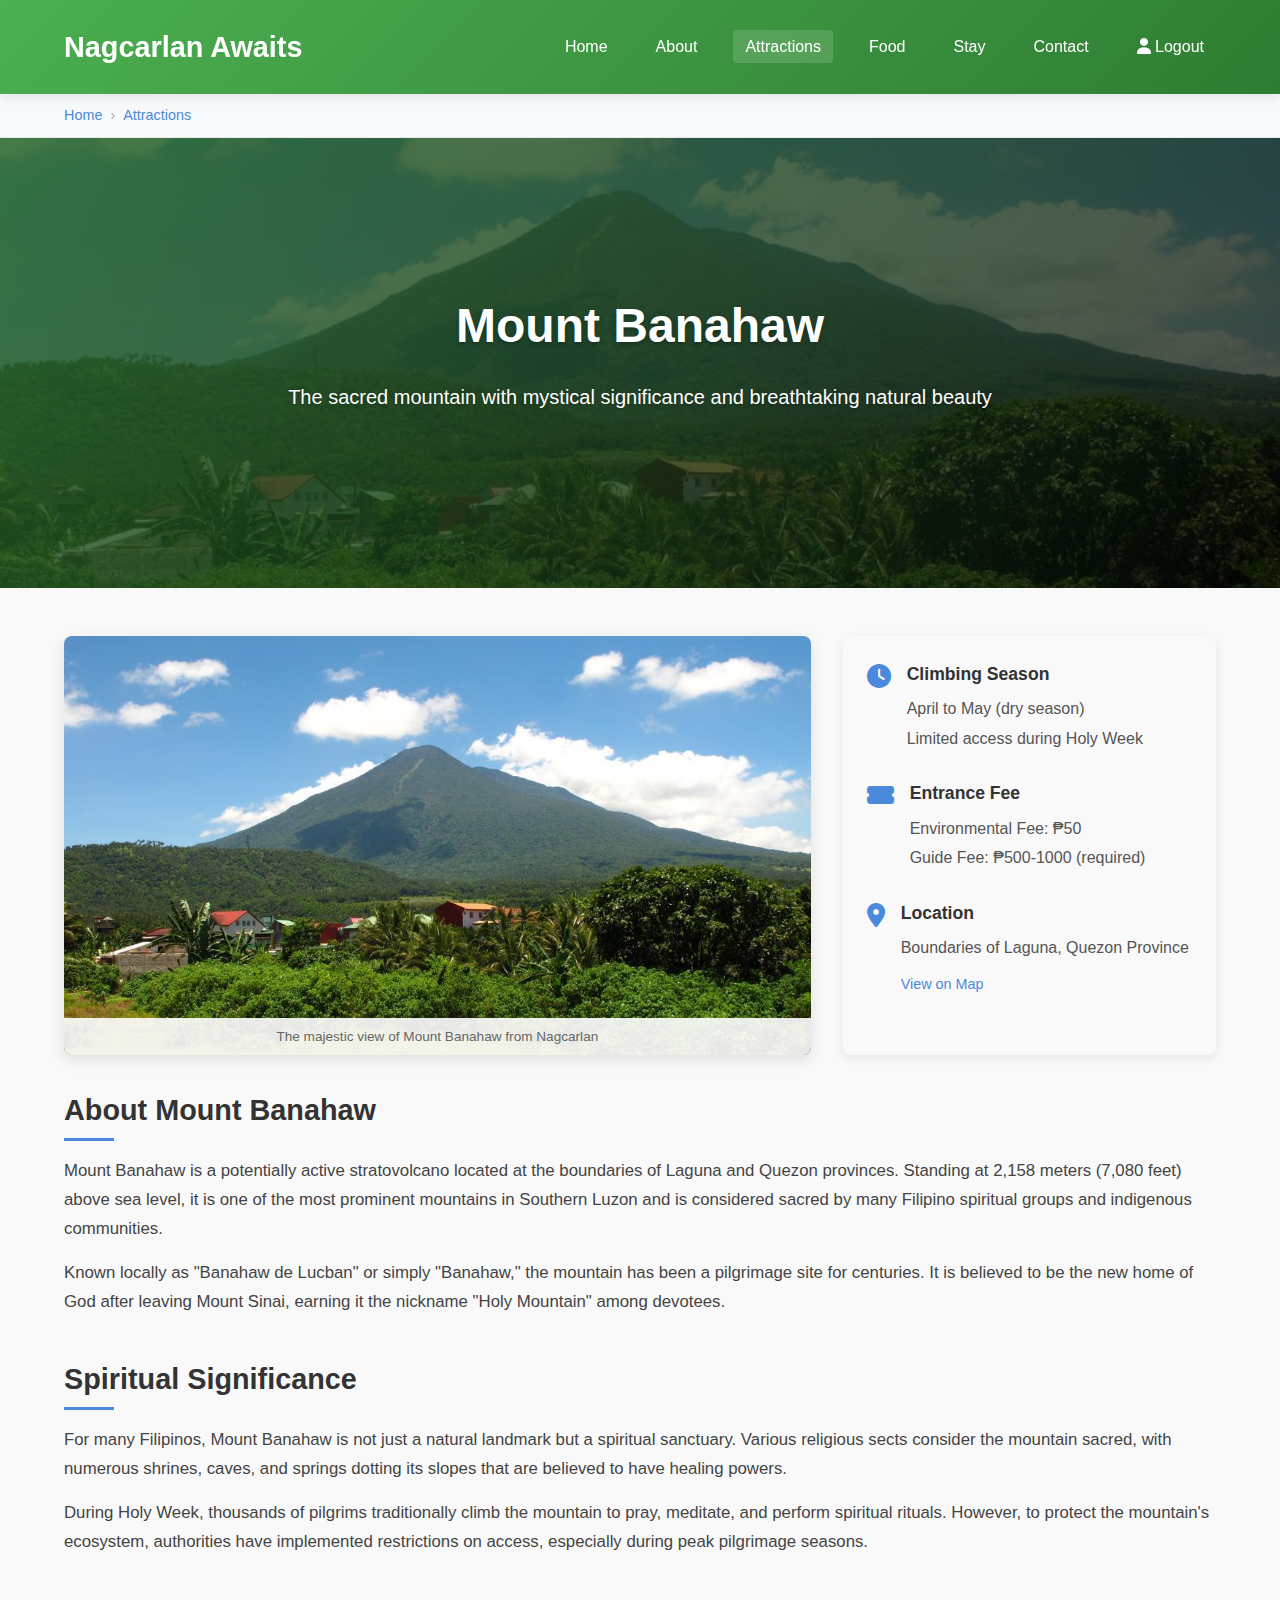
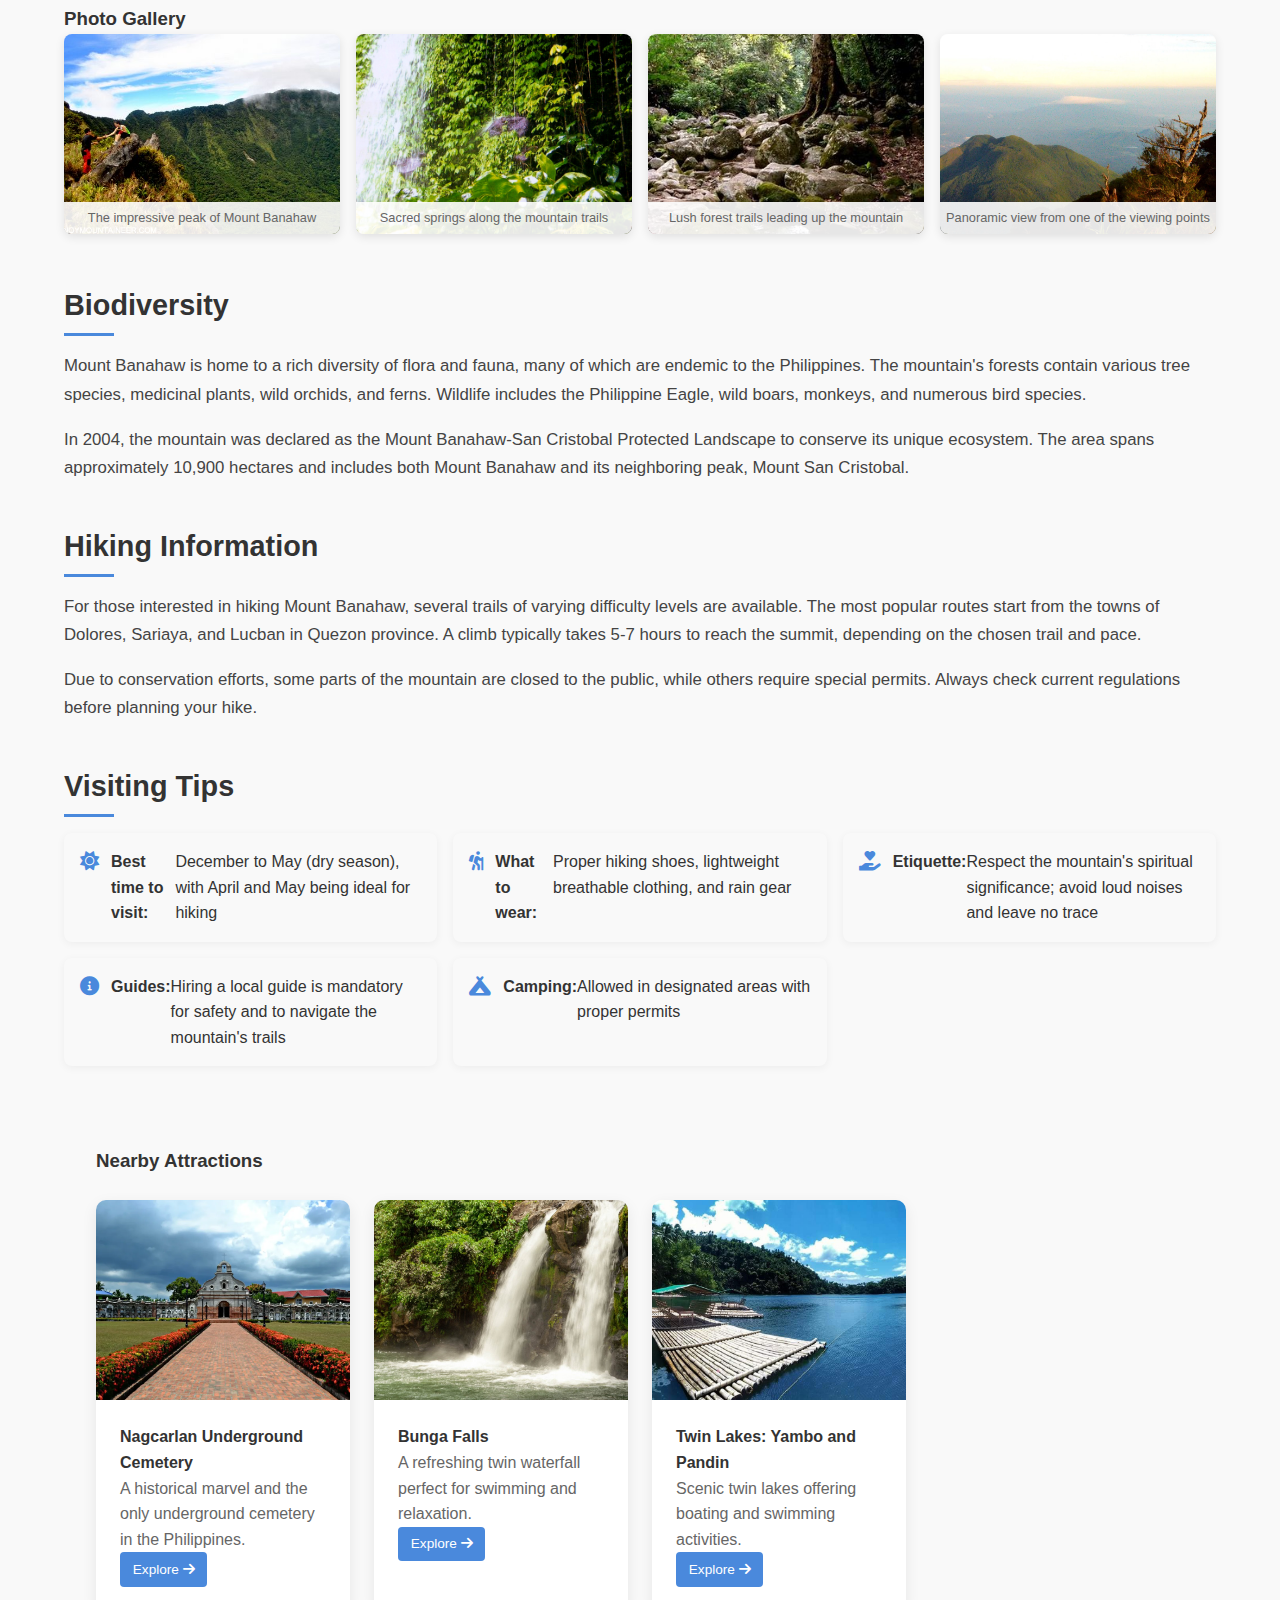
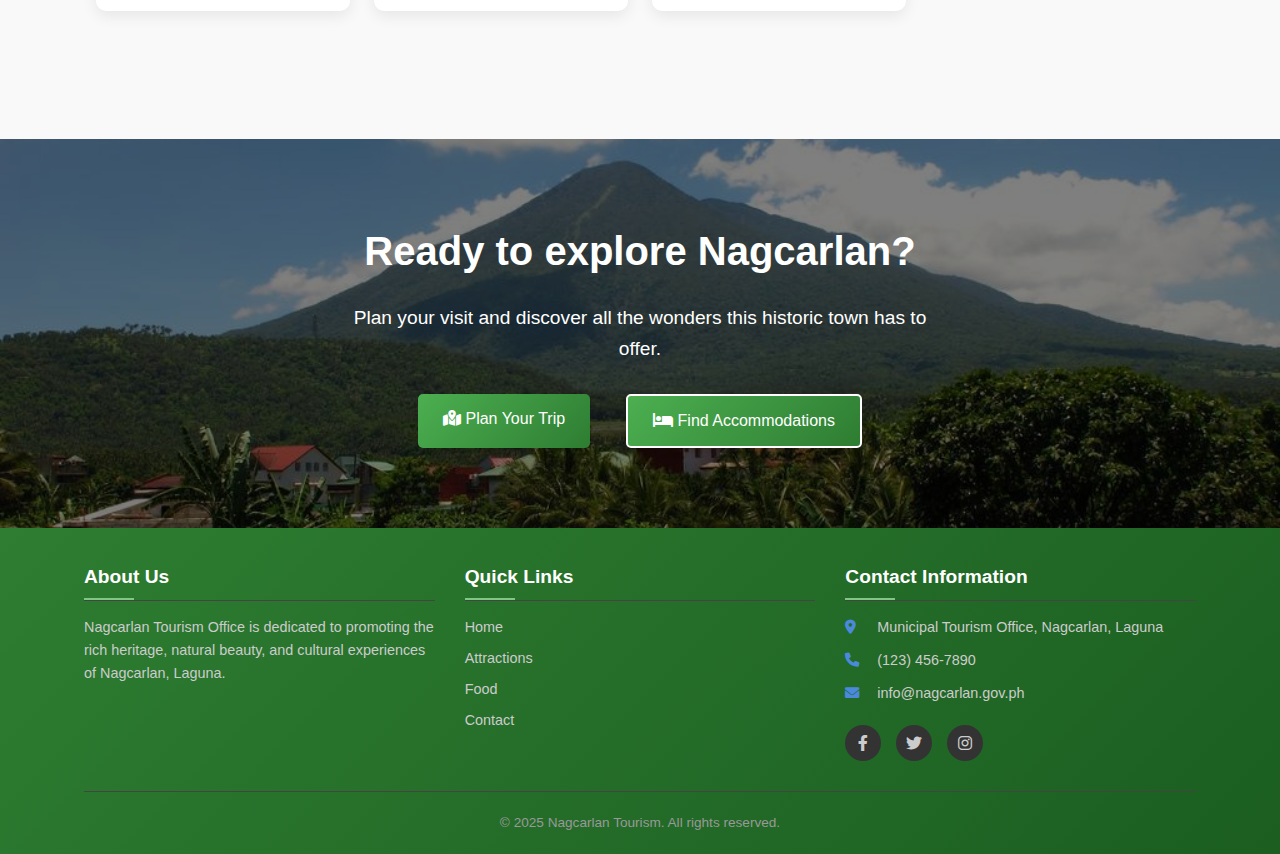
<file: Nagcarlan Awaits/mount-banahaw.html>
<!DOCTYPE html>
<html lang="en">

<head>
  <meta charset="UTF-8" />
  <meta name="viewport" content="width=device-width, initial-scale=1.0" />
  <title>Mount Banahaw - Nagcarlan, Laguna</title>
  <meta name="description" content="Explore the sacred Mount Banahaw in Nagcarlan, Laguna - a mystical mountain with rich biodiversity, breathtaking views, and deep spiritual significance.">
  <link rel="stylesheet" href="https://cdnjs.cloudflare.com/ajax/libs/font-awesome/6.0.0-beta3/css/all.min.css">
  <link rel="stylesheet" href="styles.css">
  <link rel="stylesheet" href="mount-banahaw.css">
</head>

<body>
  <header>
    <div class="container">
      <h1>Nagcarlan Awaits</h1>
      <button class="menu-toggle" id="menuToggle">
        <i class="fas fa-bars"></i>
      </button>
      <nav id="mainNav">
        <ul>
          <li><a href="index.html">Home</a></li>
          <li><a href="about.html">About</a></li>
          <li><a href="attraction.html" class="active">Attractions</a></li>
          <li><a href="food-index.html">Food</a></li>
          <li><a href="accommodations.html">Stay</a></li>
          <li><a href="contact.html">Contact</a></li>
          <li><a href="login.html"><i class="fas fa-user"></i> Logout</a></li>
        </ul>
      </nav>
    </div>
  </header>

  <div class="breadcrumb">
    <div class="container">
      <ul>
        <li><a href="index.html">Home</a></li>
        <li><a href="attraction.html">Attractions</a></li>
      </ul>
    </div>
  </div>

  <section class="hero attraction-hero">
    <div class="hero-content">
      <h2>Mount Banahaw</h2>
      <p>The sacred mountain with mystical significance and breathtaking natural beauty</p>
    </div>
  </section>

  <section class="attraction-details">
    <div class="container">
      <div class="attraction-intro">
        <div class="attraction-main-img">
          <img src="mount-banahaw.jpg" alt="Mount Banahaw view" />
          <div class="caption">The majestic view of Mount Banahaw from Nagcarlan</div>
        </div>
        <div class="quick-info">
          <div class="info-item">
            <i class="fas fa-clock"></i>
            <div>
              <h4>Climbing Season</h4>
              <p>April to May (dry season)</p>
              <p>Limited access during Holy Week</p>
            </div>
          </div>
          <div class="info-item">
            <i class="fas fa-ticket-alt"></i>
            <div>
              <h4>Entrance Fee</h4>
              <p>Environmental Fee: ₱50</p>
              <p>Guide Fee: ₱500-1000 (required)</p>
            </div>
          </div>
          <div class="info-item">
            <i class="fas fa-map-marker-alt"></i>
            <div>
              <h4>Location</h4>
              <p>Boundaries of Laguna, Quezon Province</p>
              <a href="https://maps.app.goo.gl/example" target="_blank" class="map-link">View on Map</a>
            </div>
          </div>
        </div>
      </div>

      <div class="attraction-content">
        <div class="content-section">
          <h3>About Mount Banahaw</h3>
          <p>Mount Banahaw is a potentially active stratovolcano located at the boundaries of Laguna and Quezon provinces. Standing at 2,158 meters (7,080 feet) above sea level, it is one of the most prominent mountains in Southern Luzon and is considered sacred by many Filipino spiritual groups and indigenous communities.</p>
          
          <p>Known locally as "Banahaw de Lucban" or simply "Banahaw," the mountain has been a pilgrimage site for centuries. It is believed to be the new home of God after leaving Mount Sinai, earning it the nickname "Holy Mountain" among devotees.</p>
        </div>

        <div class="content-section">
          <h3>Spiritual Significance</h3>
          <p>For many Filipinos, Mount Banahaw is not just a natural landmark but a spiritual sanctuary. Various religious sects consider the mountain sacred, with numerous shrines, caves, and springs dotting its slopes that are believed to have healing powers.</p>
          
          <p>During Holy Week, thousands of pilgrims traditionally climb the mountain to pray, meditate, and perform spiritual rituals. However, to protect the mountain's ecosystem, authorities have implemented restrictions on access, especially during peak pilgrimage seasons.</p>
        </div>

        <div class="gallery-section">
          <h3>Photo Gallery</h3>
          <div class="gallery-grid">
            <div class="gallery-item">
              <img src="mount-banahaw-1.jpg" alt="Mount Banahaw peak" />
              <div class="caption">The impressive peak of Mount Banahaw</div>
            </div>
            <div class="gallery-item">
              <img src="mount-banahaw-2.jpg" alt="Sacred springs" />
              <div class="caption">Sacred springs along the mountain trails</div>
            </div>
            <div class="gallery-item">
              <img src="mount-banahaw-3.jpg" alt="Forest trails" />
              <div class="caption">Lush forest trails leading up the mountain</div>
            </div>
            <div class="gallery-item">
              <img src="mount-banahaw-4.jpg" alt="Panoramic view" />
              <div class="caption">Panoramic view from one of the viewing points</div>
            </div>
          </div>
        </div>

        <div class="content-section">
          <h3>Biodiversity</h3>
          <p>Mount Banahaw is home to a rich diversity of flora and fauna, many of which are endemic to the Philippines. The mountain's forests contain various tree species, medicinal plants, wild orchids, and ferns. Wildlife includes the Philippine Eagle, wild boars, monkeys, and numerous bird species.</p>
          
          <p>In 2004, the mountain was declared as the Mount Banahaw-San Cristobal Protected Landscape to conserve its unique ecosystem. The area spans approximately 10,900 hectares and includes both Mount Banahaw and its neighboring peak, Mount San Cristobal.</p>
        </div>

        <div class="content-section">
          <h3>Hiking Information</h3>
          <p>For those interested in hiking Mount Banahaw, several trails of varying difficulty levels are available. The most popular routes start from the towns of Dolores, Sariaya, and Lucban in Quezon province. A climb typically takes 5-7 hours to reach the summit, depending on the chosen trail and pace.</p>
          
          <p>Due to conservation efforts, some parts of the mountain are closed to the public, while others require special permits. Always check current regulations before planning your hike.</p>
        </div>

        <div class="content-section">
          <h3>Visiting Tips</h3>
          <ul class="visiting-tips">
            <li><i class="fas fa-sun"></i> <strong>Best time to visit:</strong> December to May (dry season), with April and May being ideal for hiking</li>
            <li><i class="fas fa-hiking"></i> <strong>What to wear:</strong> Proper hiking shoes, lightweight breathable clothing, and rain gear</li>
            <li><i class="fas fa-hand-holding-heart"></i> <strong>Etiquette:</strong> Respect the mountain's spiritual significance; avoid loud noises and leave no trace</li>
            <li><i class="fas fa-info-circle"></i> <strong>Guides:</strong> Hiring a local guide is mandatory for safety and to navigate the mountain's trails</li>
            <li><i class="fas fa-campground"></i> <strong>Camping:</strong> Allowed in designated areas with proper permits</li>
          </ul>
        </div>
      </div>

      <div class="nearby-attractions">
        <h3>Nearby Attractions</h3>
        <div class="cards">
          <div class="card">
            <div class="card-img-container">
              <img src="cemeteryNag.png" alt="Nagcarlan Underground Cemetery" />
            </div>
            <div class="card-content">
              <h4>Nagcarlan Underground Cemetery</h4>
              <p>A historical marvel and the only underground cemetery in the Philippines.</p>
              <a href="cemetery.html" class="btn-small">Explore <i class="fas fa-arrow-right"></i></a>
            </div>
          </div>
          <div class="card">
            <div class="card-img-container">
              <img src="bunga-falls.jpg" alt="Bunga Falls" />
            </div>
            <div class="card-content">
              <h4>Bunga Falls</h4>
              <p>A refreshing twin waterfall perfect for swimming and relaxation.</p>
              <a href="bunga-falls.html" class="btn-small">Explore <i class="fas fa-arrow-right"></i></a>
            </div>
          </div>
          <div class="card">
            <div class="card-img-container">
              <img src="yambo-lake.jpg" alt="Lake Yambo" />
            </div>
            <div class="card-content">
              <h4>Twin Lakes: Yambo and Pandin</h4>
              <p>Scenic twin lakes offering boating and swimming activities.</p>
              <a href="twin-lakes.html" class="btn-small">Explore <i class="fas fa-arrow-right"></i></a>
            </div>
          </div>
        </div>
      </div>
    </div>
  </section>

  <section class="cta-section">
    <div class="container">
      <h3>Ready to explore Nagcarlan?</h3>
      <p>Plan your visit and discover all the wonders this historic town has to offer.</p>
      <div class="cta-buttons">
        <a href="travel-info.html" class="btn"><i class="fas fa-map-marked-alt"></i> Plan Your Trip</a>
        <a href="accommodations.html" class="btn btn-secondary"><i class="fas fa-bed"></i> Find Accommodations</a>
      </div>
    </div>
  </section>

  <footer>
    <div class="container">
      <div class="footer-content">
        <div class="footer-section">
          <h3>About Us</h3>
          <p>Nagcarlan Tourism Office is dedicated to promoting the rich heritage, natural beauty, and cultural experiences of Nagcarlan, Laguna.</p>
        </div>
        <div class="footer-section">
          <h3>Quick Links</h3>
          <ul>
            <li><a href="index.html">Home</a></li>
            <li><a href="attractions.html">Attractions</a></li>
            <li><a href="food-index.html">Food</a></li>
            <li><a href="contact.html">Contact</a></li>
          </ul>
        </div>
        <div class="footer-section">
          <h3>Contact Information</h3>
          <p><i class="fas fa-map-marker-alt"></i> Municipal Tourism Office, Nagcarlan, Laguna</p>
          <p><i class="fas fa-phone"></i> (123) 456-7890</p>
          <p><i class="fas fa-envelope"></i> info@nagcarlan.gov.ph</p>
          <div class="social-links">
            <a href="#"><i class="fab fa-facebook-f"></i></a>
            <a href="#"><i class="fab fa-twitter"></i></a>
            <a href="#"><i class="fab fa-instagram"></i></a>
          </div>
        </div>
      </div>
      <div class="copy-right">
        <p>&copy; 2025 Nagcarlan Tourism. All rights reserved.</p>
      </div>
    </div>
  </footer>

  <script>
    // Mobile menu toggle
    const menuToggle = document.getElementById('menuToggle');
    const mainNav = document.getElementById('mainNav');
    
    menuToggle.addEventListener('click', () => {
      mainNav.classList.toggle('active');
      menuToggle.innerHTML = mainNav.classList.contains('active') 
        ? '<i class="fas fa-times"></i>' 
        : '<i class="fas fa-bars"></i>';
    });
    
    // Close menu on scroll (both up and down)
    let lastScrollTop = 0;
    window.addEventListener('scroll', function() {
      const scrollTop = window.pageYOffset || document.documentElement.scrollTop;
      
      // If we're scrolling in any direction and menu is open, close it
      if (mainNav.classList.contains('active')) {
        mainNav.classList.remove('active');
        menuToggle.innerHTML = '<i class="fas fa-bars"></i>';
      }
      
      lastScrollTop = scrollTop <= 0 ? 0 : scrollTop;
    }, false);
    
    // Smooth scrolling for anchor links
    document.querySelectorAll('a[href^="#"]').forEach(anchor => {
      anchor.addEventListener('click', function(e) {
        e.preventDefault();
        
        const targetId = this.getAttribute('href');
        const targetElement = document.querySelector(targetId);
        
        if (targetElement) {
          window.scrollTo({
            top: targetElement.offsetTop - 70,
            behavior: 'smooth'
          });
          
          // Update active link
          document.querySelectorAll('nav a').forEach(link => {
            link.classList.remove('active');
          });
          this.classList.add('active');
          
          // Close mobile menu if open
          if (mainNav.classList.contains('active')) {
            mainNav.classList.remove('active');
            menuToggle.innerHTML = '<i class="fas fa-bars"></i>';
          }
        }
      });
    });
    
    // Scroll animations
    const sections = document.querySelectorAll('.section');
    
    const observerOptions = {
      threshold: 0.2
    };
    
    const observer = new IntersectionObserver((entries) => {
      entries.forEach(entry => {
        if (entry.isIntersecting) {
          entry.target.classList.add('visible');
        }
      });
    }, observerOptions);
    
    sections.forEach(section => {
      observer.observe(section);
    });
    
    // Update active menu item on scroll
    window.addEventListener('scroll', () => {
      let current = '';
      
      sections.forEach(section => {
        const sectionTop = section.offsetTop - 100;
        const sectionHeight = section.clientHeight;
        
        if (pageYOffset >= sectionTop) {
          current = section.getAttribute('id');
        }
      });
      
      document.querySelectorAll('nav a').forEach(link => {
        link.classList.remove('active');
        if (link.getAttribute('href') === `#${current}`) {
          link.classList.add('active');
        } else if (current === '' && link.getAttribute('href') === '#home') {
          link.classList.add('active');
        }
      });
    });
  </script>
</body>

</html>
</file>
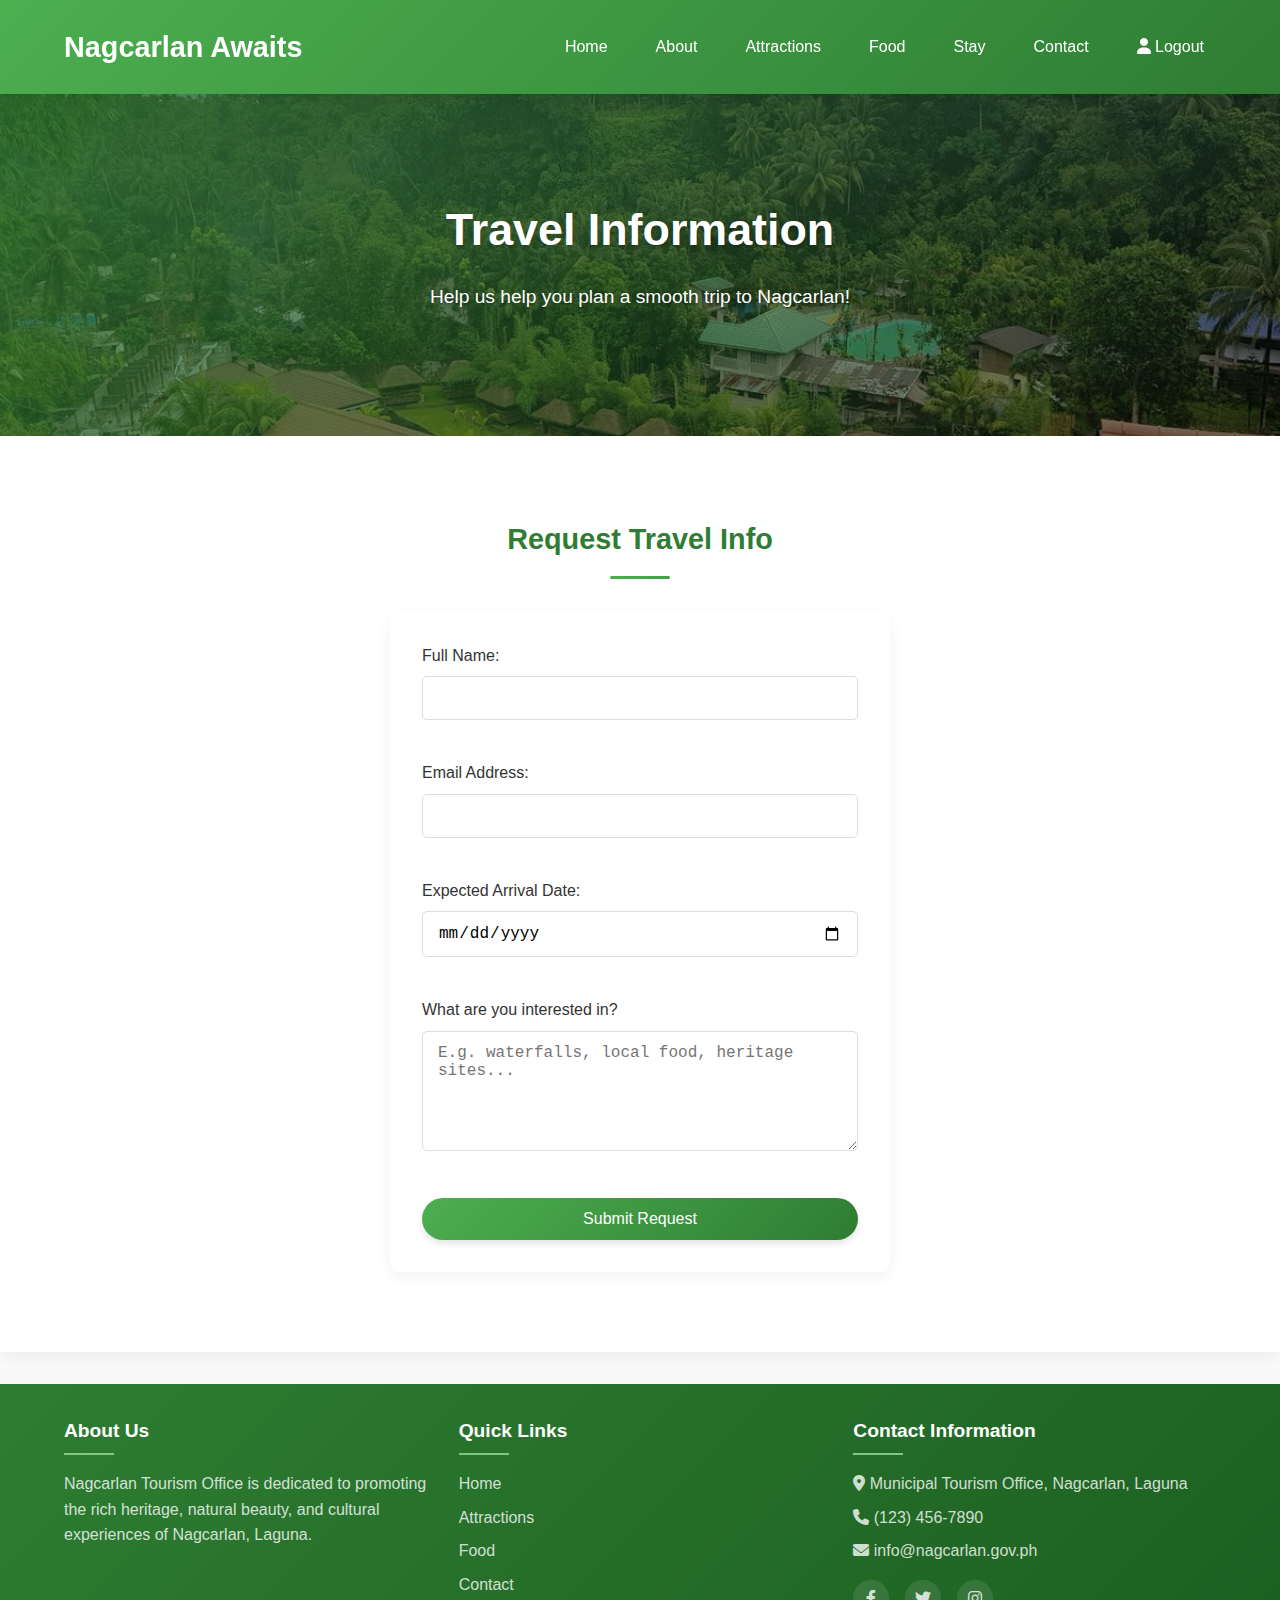
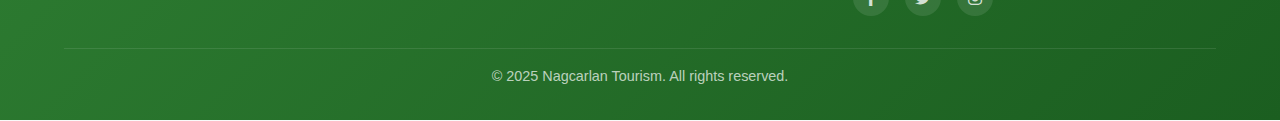
<file: Nagcarlan Awaits/travel-info.html>
<!DOCTYPE html>
<html lang="en">

<head>
  <meta charset="UTF-8" />
  <meta name="viewport" content="width=device-width, initial-scale=1.0" />
  <title>Travel Info - Nagcarlan Awaits</title>
  <!-- Load Font Awesome first -->
  <link rel="stylesheet" href="https://cdnjs.cloudflare.com/ajax/libs/font-awesome/6.0.0-beta3/css/all.min.css">
  <!-- Then load styles.css for shared elements like header and footer -->
  <link rel="stylesheet" href="styles.css" />
  <!-- Finally load travel-info.css for page-specific styles that can override previous styles -->
  <link rel="stylesheet" href="travel-info.css" />
</head>

<body>
  <header>
    <div class="container">
      <h1>Nagcarlan Awaits</h1>
      <button class="menu-toggle" id="menuToggle">
        <i class="fas fa-bars"></i>
      </button>
      <nav id="mainNav">
        <ul>
          <li><a href="index.html">Home</a></li>
          <li><a href="about.html">About</a></li>
          <li><a href="attraction.html">Attractions</a></li>
          <li><a href="food-index.html">Food</a></li>
          <li><a href="accommodation.html">Stay</a></li>
          <li><a href="contact.html">Contact</a></li>
          <li><a href="login.html"><i class="fas fa-user"></i> Logout</a></li>
        </ul>
      </nav>
    </div>
  </header>

  <section class="travel-hero">
    <div class="hero-content">
      <h2>Travel Information</h2>
      <p>Help us help you plan a smooth trip to Nagcarlan!</p>
    </div>
  </section>

  <section class="travel-form-section">
    <div class="container">
      <h3>Request Travel Info</h3>
      <form class="travel-form" id="travelForm">
        <div class="form-group">
          <label for="fullname">Full Name:</label>
          <input type="text" id="fullname" name="fullname" required>
        </div>
        <div class="form-group">
          <label for="email">Email Address:</label>
          <input type="email" id="email" name="email" required>
        </div>
        <div class="form-group">
          <label for="arrival">Expected Arrival Date:</label>
          <input type="date" id="arrival" name="arrival">
        </div>
        <div class="form-group">
          <label for="interests">What are you interested in?</label>
          <textarea id="interests" name="interests" rows="4" placeholder="E.g. waterfalls, local food, heritage sites..."></textarea>
        </div>
        <button type="submit" class="btn">Submit Request</button>
      </form>
    </div>
  </section>

  <footer>
    <div class="container">
      <div class="footer-content">
        <div class="footer-section">
          <h3>About Us</h3>
          <p>Nagcarlan Tourism Office is dedicated to promoting the rich heritage, natural beauty, and cultural experiences of Nagcarlan, Laguna.</p>
        </div>
        <div class="footer-section">
          <h3>Quick Links</h3>
          <ul>
            <li><a href="index.html">Home</a></li>
            <li><a href="attraction.html">Attractions</a></li>
            <li><a href="food-index.html">Food</a></li>
            <li><a href="contact.html">Contact</a></li>
          </ul>
        </div>
        <div class="footer-section">
          <h3>Contact Information</h3>
          <p><i class="fas fa-map-marker-alt"></i> Municipal Tourism Office, Nagcarlan, Laguna</p>
          <p><i class="fas fa-phone"></i> (123) 456-7890</p>
          <p><i class="fas fa-envelope"></i> info@nagcarlan.gov.ph</p>
          <div class="social-links">
            <a href="#"><i class="fab fa-facebook-f"></i></a>
            <a href="#"><i class="fab fa-twitter"></i></a>
            <a href="#"><i class="fab fa-instagram"></i></a>
          </div>
        </div>
      </div>
      <div class="copy-right">
        <p>&copy; 2025 Nagcarlan Tourism. All rights reserved.</p>
      </div>
    </div>
  </footer>

  <script>
    // Mobile menu toggle
    const menuToggle = document.getElementById('menuToggle');
    const mainNav = document.getElementById('mainNav');
    
    menuToggle.addEventListener('click', () => {
      mainNav.classList.toggle('active');
      menuToggle.innerHTML = mainNav.classList.contains('active') 
        ? '<i class="fas fa-times"></i>' 
        : '<i class="fas fa-bars"></i>';
    });
    
    // Close menu on scroll
    window.addEventListener('scroll', function() {
      if (mainNav.classList.contains('active')) {
        mainNav.classList.remove('active');
        menuToggle.innerHTML = '<i class="fas fa-bars"></i>';
      }
    }, false);
    
    // Form submission
    const travelForm = document.getElementById('travelForm');
    
    travelForm.addEventListener('submit', function(e) {
      e.preventDefault();
      
      // Create success message element
      const successMessage = document.createElement('div');
      successMessage.style = `
        position: fixed;
        top: 20px;
        left: 50%;
        transform: translateX(-50%);
        background: #4CAF50;
        color: white;
        padding: 1rem 2rem;
        border-radius: 5px;
        box-shadow: 0 3px 10px rgba(0,0,0,0.2);
        z-index: 1000;
        opacity: 0;
        transition: all 0.5s ease;
      `;
      successMessage.innerHTML = '<i class="fas fa-check-circle"></i> Request submitted successfully! We\'ll be in touch soon.';
      
      document.body.appendChild(successMessage);
      
      // Show the message with animation
      setTimeout(() => {
        successMessage.style.opacity = '1';
        successMessage.style.transform = 'translateX(-50%) translateY(10px)';
      }, 10);
      
      // Remove message after delay
      setTimeout(() => {
        successMessage.style.opacity = '0';
        successMessage.style.transform = 'translateX(-50%) translateY(-20px)';
        
        setTimeout(() => {
          document.body.removeChild(successMessage);
        }, 500);
        
        // Reset form
        travelForm.reset();
      }, 3000);
    });
  </script>
</body>

</html>
</file>
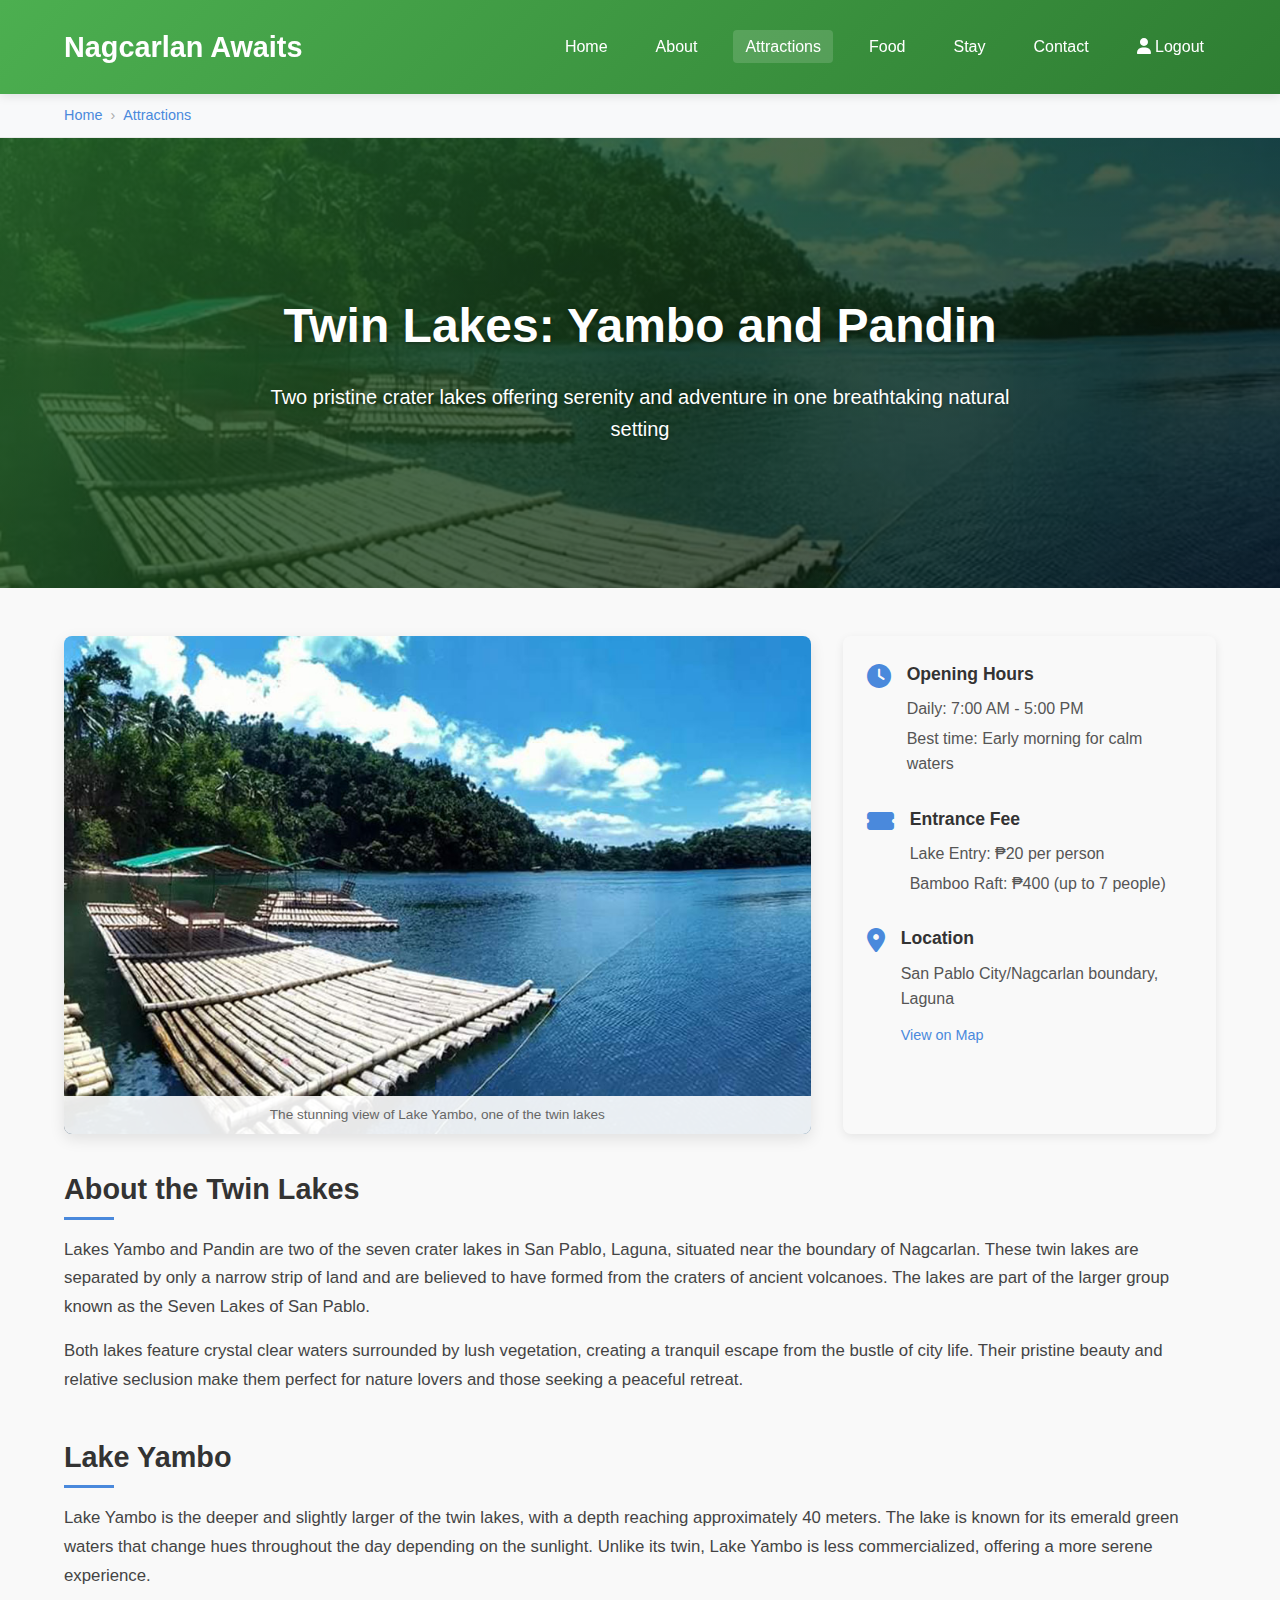
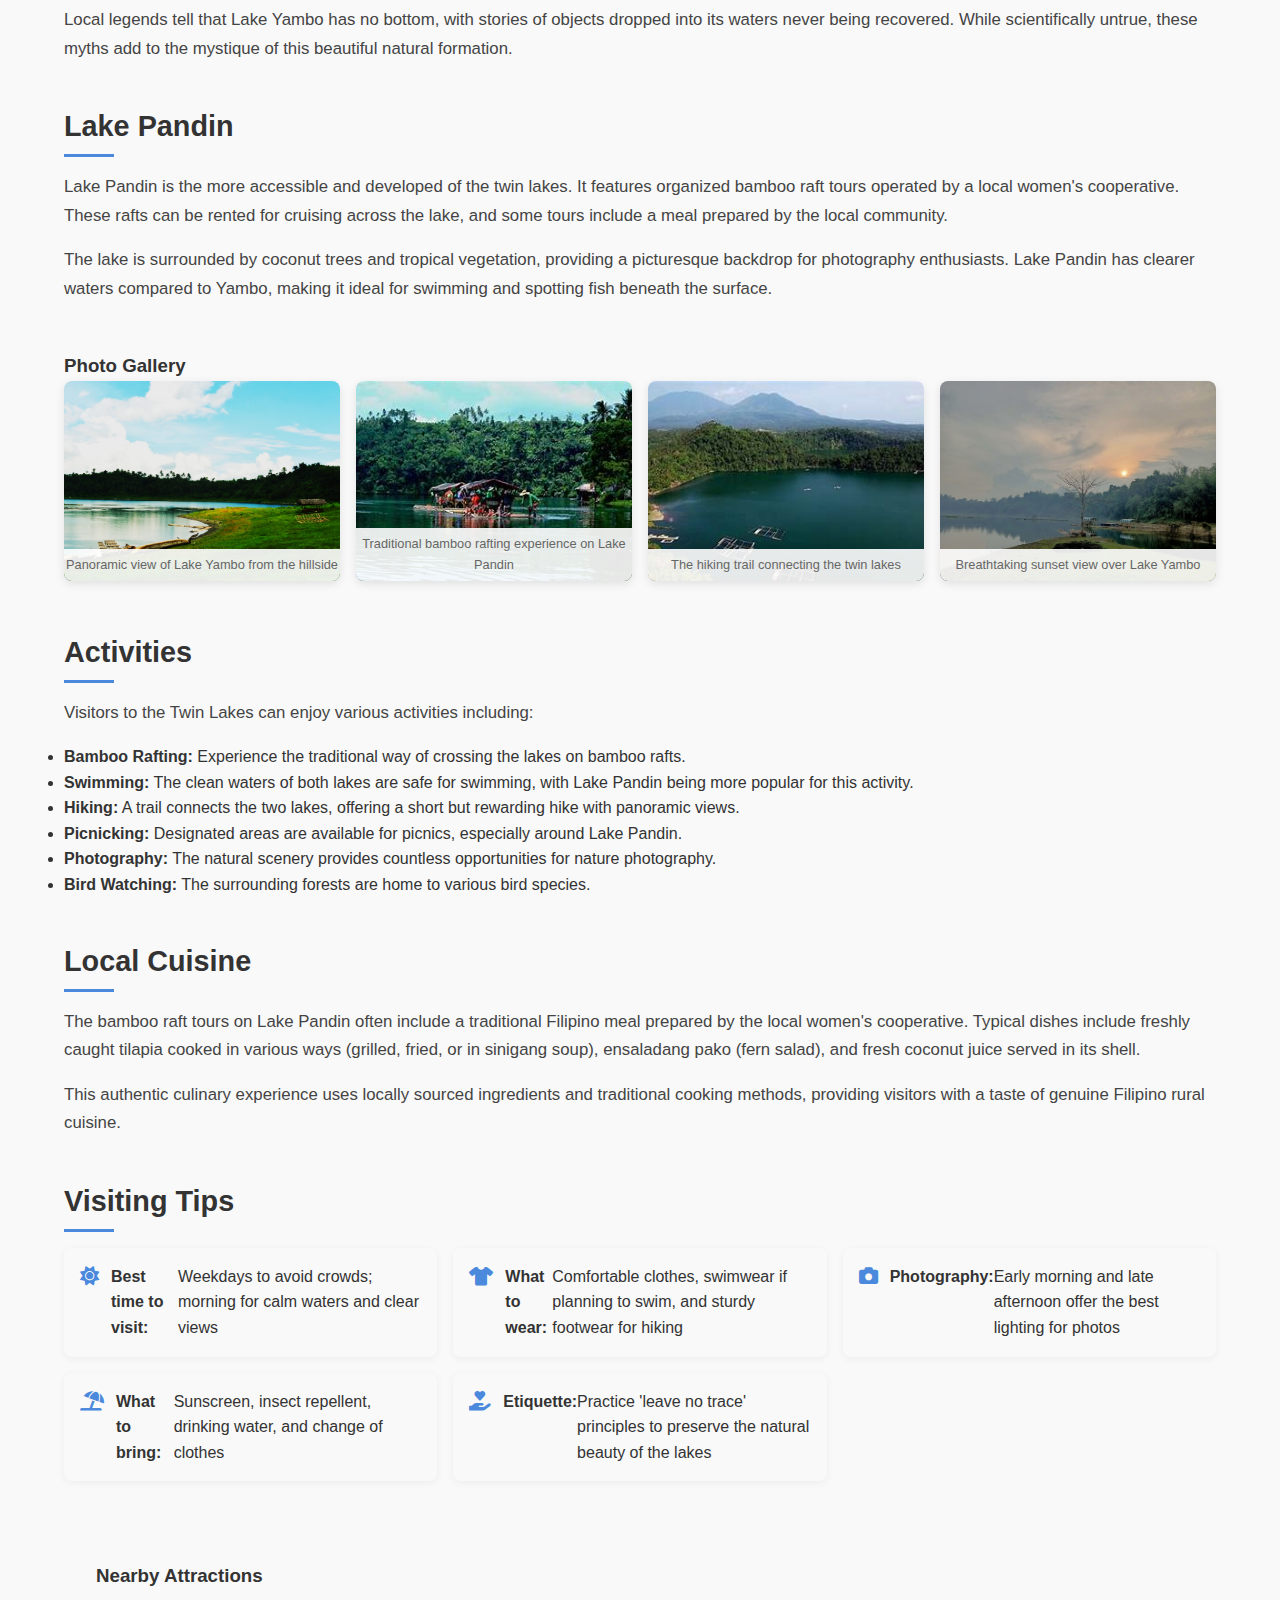
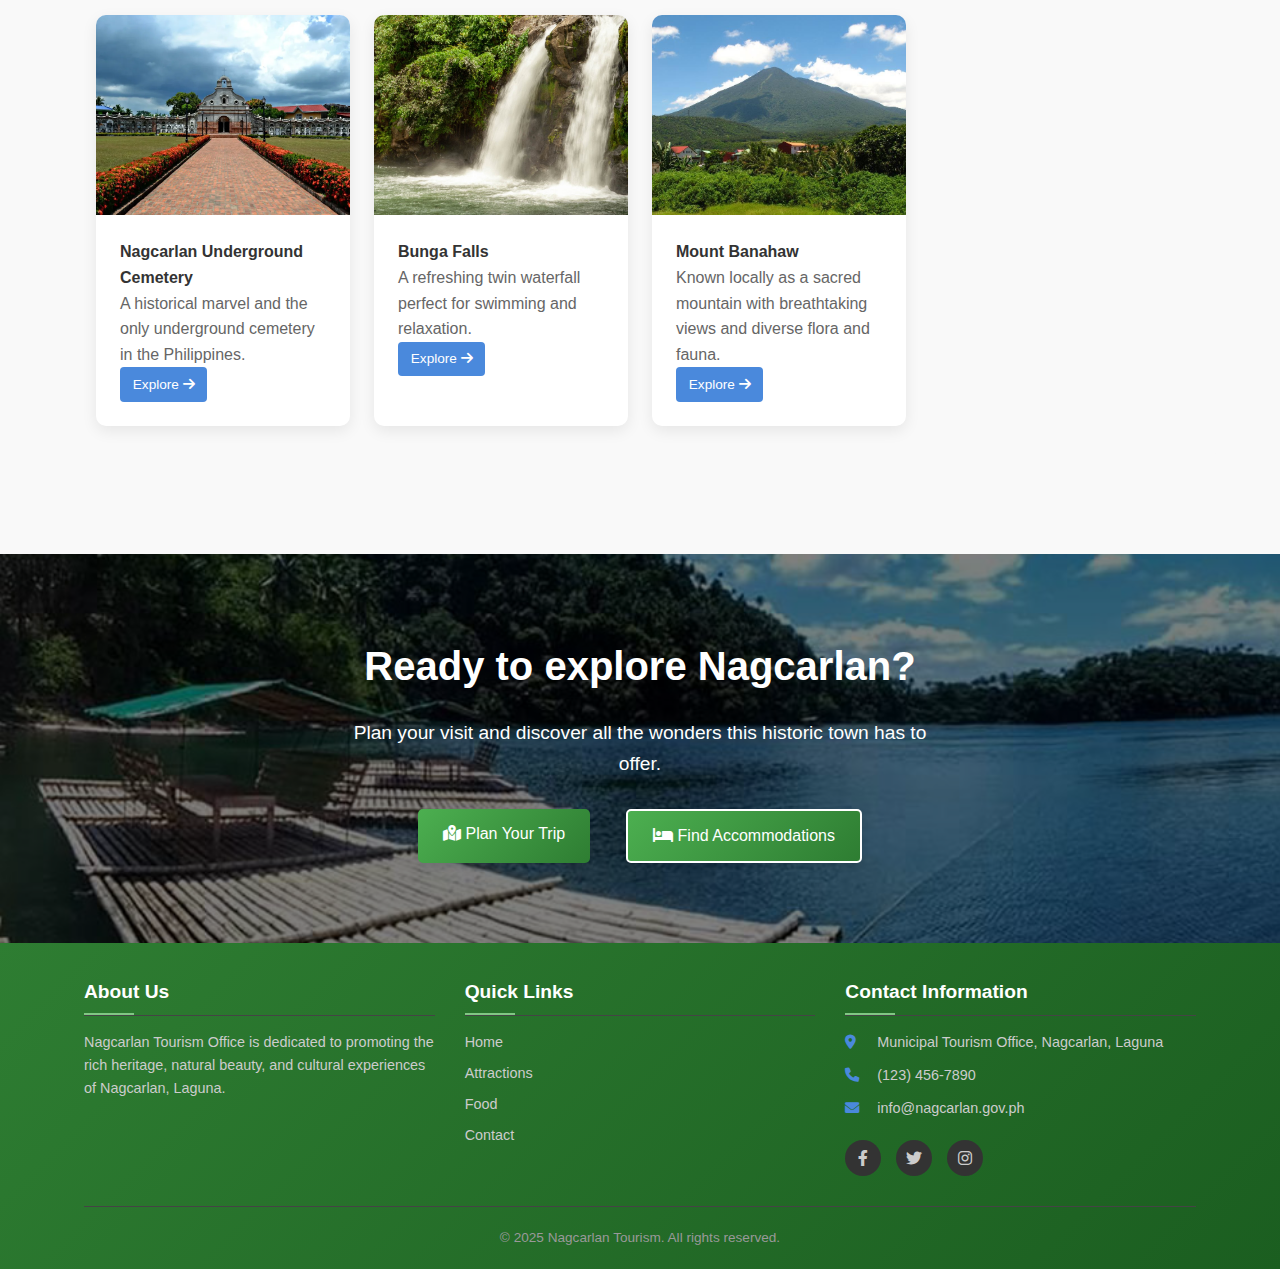
<file: Nagcarlan Awaits/twin-lakes.html>
<!DOCTYPE html>
<html lang="en">

<head>
  <meta charset="UTF-8" />
  <meta name="viewport" content="width=device-width, initial-scale=1.0" />
  <title>Twin Lakes: Yambo and Pandin - Nagcarlan, Laguna</title>
  <meta name="description" content="Discover the pristine Twin Lakes of Yambo and Pandin in Nagcarlan, Laguna - experience rafting, swimming, and breathtaking natural scenery in these hidden gems.">
  <link rel="stylesheet" href="https://cdnjs.cloudflare.com/ajax/libs/font-awesome/6.0.0-beta3/css/all.min.css">
  <link rel="stylesheet" href="styles.css">
  <link rel="stylesheet" href="twin-lakes.css">
</head>

<body>
  <header>
    <div class="container">
      <h1>Nagcarlan Awaits</h1>
      <button class="menu-toggle" id="menuToggle">
        <i class="fas fa-bars"></i>
      </button>
      <nav id="mainNav">
        <ul>
          <li><a href="index.html">Home</a></li>
          <li><a href="about.html">About</a></li>
          <li><a href="attraction.html" class="active">Attractions</a></li>
          <li><a href="food-index.html">Food</a></li>
          <li><a href="accommodations.html">Stay</a></li>
          <li><a href="contact.html">Contact</a></li>
          <li><a href="login.html"><i class="fas fa-user"></i> Logout</a></li>
        </ul>
      </nav>
    </div>
  </header>

  <div class="breadcrumb">
    <div class="container">
      <ul>
        <li><a href="index.html">Home</a></li>
        <li><a href="attraction.html">Attractions</a></li>
      </ul>
    </div>
  </div>

  <section class="hero attraction-hero">
    <div class="hero-content">
      <h2>Twin Lakes: Yambo and Pandin</h2>
      <p>Two pristine crater lakes offering serenity and adventure in one breathtaking natural setting</p>
    </div>
  </section>

  <section class="attraction-details">
    <div class="container">
      <div class="attraction-intro">
        <div class="attraction-main-img">
          <img src="yambo-lake.jpg" alt="Scenic view of Twin Lakes" />
          <div class="caption">The stunning view of Lake Yambo, one of the twin lakes</div>
        </div>
        <div class="quick-info">
          <div class="info-item">
            <i class="fas fa-clock"></i>
            <div>
              <h4>Opening Hours</h4>
              <p>Daily: 7:00 AM - 5:00 PM</p>
              <p>Best time: Early morning for calm waters</p>
            </div>
          </div>
          <div class="info-item">
            <i class="fas fa-ticket-alt"></i>
            <div>
              <h4>Entrance Fee</h4>
              <p>Lake Entry: ₱20 per person</p>
              <p>Bamboo Raft: ₱400 (up to 7 people)</p>
            </div>
          </div>
          <div class="info-item">
            <i class="fas fa-map-marker-alt"></i>
            <div>
              <h4>Location</h4>
              <p>San Pablo City/Nagcarlan boundary, Laguna</p>
              <a href="https://maps.app.goo.gl/example" target="_blank" class="map-link">View on Map</a>
            </div>
          </div>
        </div>
      </div>

      <div class="attraction-content">
        <div class="content-section">
          <h3>About the Twin Lakes</h3>
          <p>Lakes Yambo and Pandin are two of the seven crater lakes in San Pablo, Laguna, situated near the boundary of Nagcarlan. These twin lakes are separated by only a narrow strip of land and are believed to have formed from the craters of ancient volcanoes. The lakes are part of the larger group known as the Seven Lakes of San Pablo.</p>
          
          <p>Both lakes feature crystal clear waters surrounded by lush vegetation, creating a tranquil escape from the bustle of city life. Their pristine beauty and relative seclusion make them perfect for nature lovers and those seeking a peaceful retreat.</p>
        </div>

        <div class="content-section">
          <h3>Lake Yambo</h3>
          <p>Lake Yambo is the deeper and slightly larger of the twin lakes, with a depth reaching approximately 40 meters. The lake is known for its emerald green waters that change hues throughout the day depending on the sunlight. Unlike its twin, Lake Yambo is less commercialized, offering a more serene experience.</p>
          
          <p>Local legends tell that Lake Yambo has no bottom, with stories of objects dropped into its waters never being recovered. While scientifically untrue, these myths add to the mystique of this beautiful natural formation.</p>
        </div>

        <div class="content-section">
          <h3>Lake Pandin</h3>
          <p>Lake Pandin is the more accessible and developed of the twin lakes. It features organized bamboo raft tours operated by a local women's cooperative. These rafts can be rented for cruising across the lake, and some tours include a meal prepared by the local community.</p>
          
          <p>The lake is surrounded by coconut trees and tropical vegetation, providing a picturesque backdrop for photography enthusiasts. Lake Pandin has clearer waters compared to Yambo, making it ideal for swimming and spotting fish beneath the surface.</p>
        </div>

        <div class="gallery-section">
          <h3>Photo Gallery</h3>
          <div class="gallery-grid">
            <div class="gallery-item">
              <img src="twin-lakes-1.jpg" alt="Lake Yambo panorama" />
              <div class="caption">Panoramic view of Lake Yambo from the hillside</div>
            </div>
            <div class="gallery-item">
              <img src="twin-lakes-2.jpg" alt="Bamboo rafting on Lake Pandin" />
              <div class="caption">Traditional bamboo rafting experience on Lake Pandin</div>
            </div>
            <div class="gallery-item">
              <img src="twin-lakes-3.jpg" alt="Hiking trail between lakes" />
              <div class="caption">The hiking trail connecting the twin lakes</div>
            </div>
            <div class="gallery-item">
              <img src="twin-lakes-4.jpg" alt="Sunset at Lake Yambo" />
              <div class="caption">Breathtaking sunset view over Lake Yambo</div>
            </div>
          </div>
        </div>

        <div class="content-section">
          <h3>Activities</h3>
          <p>Visitors to the Twin Lakes can enjoy various activities including:</p>
          
          <ul>
            <li><strong>Bamboo Rafting:</strong> Experience the traditional way of crossing the lakes on bamboo rafts.</li>
            <li><strong>Swimming:</strong> The clean waters of both lakes are safe for swimming, with Lake Pandin being more popular for this activity.</li>
            <li><strong>Hiking:</strong> A trail connects the two lakes, offering a short but rewarding hike with panoramic views.</li>
            <li><strong>Picnicking:</strong> Designated areas are available for picnics, especially around Lake Pandin.</li>
            <li><strong>Photography:</strong> The natural scenery provides countless opportunities for nature photography.</li>
            <li><strong>Bird Watching:</strong> The surrounding forests are home to various bird species.</li>
          </ul>
        </div>

        <div class="content-section">
          <h3>Local Cuisine</h3>
          <p>The bamboo raft tours on Lake Pandin often include a traditional Filipino meal prepared by the local women's cooperative. Typical dishes include freshly caught tilapia cooked in various ways (grilled, fried, or in sinigang soup), ensaladang pako (fern salad), and fresh coconut juice served in its shell.</p>
          
          <p>This authentic culinary experience uses locally sourced ingredients and traditional cooking methods, providing visitors with a taste of genuine Filipino rural cuisine.</p>
        </div>

        <div class="content-section">
          <h3>Visiting Tips</h3>
          <ul class="visiting-tips">
            <li><i class="fas fa-sun"></i> <strong>Best time to visit:</strong> Weekdays to avoid crowds; morning for calm waters and clear views</li>
            <li><i class="fas fa-tshirt"></i> <strong>What to wear:</strong> Comfortable clothes, swimwear if planning to swim, and sturdy footwear for hiking</li>
            <li><i class="fas fa-camera"></i> <strong>Photography:</strong> Early morning and late afternoon offer the best lighting for photos</li>
            <li><i class="fas fa-umbrella-beach"></i> <strong>What to bring:</strong> Sunscreen, insect repellent, drinking water, and change of clothes</li>
            <li><i class="fas fa-hand-holding-heart"></i> <strong>Etiquette:</strong> Practice 'leave no trace' principles to preserve the natural beauty of the lakes</li>
          </ul>
        </div>
      </div>

      <div class="nearby-attractions">
        <h3>Nearby Attractions</h3>
        <div class="cards">
          <div class="card">
            <div class="card-img-container">
              <img src="cemeteryNag.png" alt="Nagcarlan Underground Cemetery" />
            </div>
            <div class="card-content">
              <h4>Nagcarlan Underground Cemetery</h4>
              <p>A historical marvel and the only underground cemetery in the Philippines.</p>
              <a href="cemetery.html" class="btn-small">Explore <i class="fas fa-arrow-right"></i></a>
            </div>
          </div>
          <div class="card">
            <div class="card-img-container">
              <img src="bunga-falls.jpg" alt="Bunga Falls" />
            </div>
            <div class="card-content">
              <h4>Bunga Falls</h4>
              <p>A refreshing twin waterfall perfect for swimming and relaxation.</p>
              <a href="bunga-falls.html" class="btn-small">Explore <i class="fas fa-arrow-right"></i></a>
            </div>
          </div>
          <div class="card">
            <div class="card-img-container">
              <img src="mount-banahaw.jpg" alt="Mount Banahaw" />
            </div>
            <div class="card-content">
              <h4>Mount Banahaw</h4>
              <p>Known locally as a sacred mountain with breathtaking views and diverse flora and fauna.</p>
              <a href="mount-banahaw.html" class="btn-small">Explore <i class="fas fa-arrow-right"></i></a>
            </div>
          </div>
        </div>
      </div>
    </div>
  </section>

  <section class="cta-section">
    <div class="container">
      <h3>Ready to explore Nagcarlan?</h3>
      <p>Plan your visit and discover all the wonders this historic town has to offer.</p>
      <div class="cta-buttons">
        <a href="travel-info.html" class="btn"><i class="fas fa-map-marked-alt"></i> Plan Your Trip</a>
        <a href="accommodations.html" class="btn btn-secondary"><i class="fas fa-bed"></i> Find Accommodations</a>
      </div>
    </div>
  </section>

  <footer>
    <div class="container">
      <div class="footer-content">
        <div class="footer-section">
          <h3>About Us</h3>
          <p>Nagcarlan Tourism Office is dedicated to promoting the rich heritage, natural beauty, and cultural experiences of Nagcarlan, Laguna.</p>
        </div>
        <div class="footer-section">
          <h3>Quick Links</h3>
          <ul>
            <li><a href="../index.html">Home</a></li>
            <li><a href="../attractions/index.html">Attractions</a></li>
            <li><a href="../food/index.html">Food</a></li>
            <li><a href="../contact.html">Contact</a></li>
          </ul>
        </div>
        <div class="footer-section">
          <h3>Contact Information</h3>
          <p><i class="fas fa-map-marker-alt"></i> Municipal Tourism Office, Nagcarlan, Laguna</p>
          <p><i class="fas fa-phone"></i> (123) 456-7890</p>
          <p><i class="fas fa-envelope"></i> info@nagcarlan.gov.ph</p>
          <div class="social-links">
            <a href="#"><i class="fab fa-facebook-f"></i></a>
            <a href="#"><i class="fab fa-twitter"></i></a>
            <a href="#"><i class="fab fa-instagram"></i></a>
          </div>
        </div>
      </div>
      <div class="copy-right">
        <p>&copy; 2025 Nagcarlan Tourism. All rights reserved.</p>
      </div>
    </div>
  </footer>
  <script>
    // Mobile menu toggle
    const menuToggle = document.getElementById('menuToggle');
    const mainNav = document.getElementById('mainNav');
    
    menuToggle.addEventListener('click', () => {
      mainNav.classList.toggle('active');
      menuToggle.innerHTML = mainNav.classList.contains('active') 
        ? '<i class="fas fa-times"></i>' 
        : '<i class="fas fa-bars"></i>';
    });
    
    // Close menu on scroll (both up and down)
    let lastScrollTop = 0;
    window.addEventListener('scroll', function() {
      const scrollTop = window.pageYOffset || document.documentElement.scrollTop;
      
      // If we're scrolling in any direction and menu is open, close it
      if (mainNav.classList.contains('active')) {
        mainNav.classList.remove('active');
        menuToggle.innerHTML = '<i class="fas fa-bars"></i>';
      }
      
      lastScrollTop = scrollTop <= 0 ? 0 : scrollTop;
    }, false);
    
    // Smooth scrolling for anchor links
    document.querySelectorAll('a[href^="#"]').forEach(anchor => {
      anchor.addEventListener('click', function(e) {
        e.preventDefault();
        
        const targetId = this.getAttribute('href');
        const targetElement = document.querySelector(targetId);
        
        if (targetElement) {
          window.scrollTo({
            top: targetElement.offsetTop - 70,
            behavior: 'smooth'
          });
          
          // Update active link
          document.querySelectorAll('nav a').forEach(link => {
            link.classList.remove('active');
          });
          this.classList.add('active');
          
          // Close mobile menu if open
          if (mainNav.classList.contains('active')) {
            mainNav.classList.remove('active');
            menuToggle.innerHTML = '<i class="fas fa-bars"></i>';
          }
        }
      });
    });
    
    // Scroll animations
    const sections = document.querySelectorAll('.section');
    
    const observerOptions = {
      threshold: 0.2
    };
    
    const observer = new IntersectionObserver((entries) => {
      entries.forEach(entry => {
        if (entry.isIntersecting) {
          entry.target.classList.add('visible');
        }
      });
    }, observerOptions);
    
    sections.forEach(section => {
      observer.observe(section);
    });
    
    // Update active menu item on scroll
    window.addEventListener('scroll', () => {
      let current = '';
      
      sections.forEach(section => {
        const sectionTop = section.offsetTop - 100;
        const sectionHeight = section.clientHeight;
        
        if (pageYOffset >= sectionTop) {
          current = section.getAttribute('id');
        }
      });
      
      document.querySelectorAll('nav a').forEach(link => {
        link.classList.remove('active');
        if (link.getAttribute('href') === `#${current}`) {
          link.classList.add('active');
        } else if (current === '' && link.getAttribute('href') === '#home') {
          link.classList.add('active');
        }
      });
    });
    
    // Form submission (for demo purposes)
    const contactForm = document.querySelector('#contact form');
    
    contactForm.addEventListener('submit', function(e) {
      e.preventDefault();
      
      // Create success message element
      const successMessage = document.createElement('div');
      successMessage.style = `
        position: fixed;
        top: 20px;
        left: 50%;
        transform: translateX(-50%);
        background: #4CAF50;
        color: white;
        padding: 1rem 2rem;
        border-radius: 5px;
        box-shadow: 0 3px 10px rgba(0,0,0,0.2);
        z-index: 1000;
        opacity: 0;
        transition: all 0.5s ease;
      `;
      successMessage.innerHTML = '<i class="fas fa-check-circle"></i> Message sent successfully! We\'ll be in touch soon.';
      
      document.body.appendChild(successMessage);
      
      // Show the message with animation
      setTimeout(() => {
        successMessage.style.opacity = '1';
        successMessage.style.transform = 'translateX(-50%) translateY(10px)';
      }, 10);
      
      // Remove message after delay
      setTimeout(() => {
        successMessage.style.opacity = '0';
        successMessage.style.transform = 'translateX(-50%) translateY(-20px)';
        
        setTimeout(() => {
          document.body.removeChild(successMessage);
        }, 500);
        
        // Reset form
        contactForm.reset();
      }, 3000);
    });
      </script>
</body>

</html>
</file>
<file: Nagcarlan Awaits/about.css>
/* Breadcrumb Navigation */
      .breadcrumb {
        background-color: #f8f9fa;
        padding: 10px 0;
        border-bottom: 1px solid #eaeaea;
      }

      .breadcrumb ul {
        list-style: none;
        display: flex;
        flex-wrap: wrap;
        margin: 0;
        padding: 0;
      }

      .breadcrumb li {
        display: inline;
        font-size: 0.9rem;
      }

      .breadcrumb li:not(:last-child)::after {
        content: "›";
        margin: 0 8px;
        color: #aaa;
      }

      .breadcrumb a {
        color: #4a89dc;
        text-decoration: none;
      }

      .breadcrumb a:hover {
        text-decoration: underline;
      }

      .breadcrumb li:last-child {
        color: #666;
        font-weight: 500;
      }

      /* About Hero Section */
      .about-hero {
        background: url('login-main.jpg') center/cover no-repeat;
        color: #fff;
        padding: 100px 0;
        text-align: center;
        position: relative;
      }

      .about-hero::after {
        content: '';
        position: absolute;
        top: 0;
        left: 0;
        height: 100%;
        width: 100%;
        background: rgba(0, 0, 0, 0.4);
        z-index: 0;
      }

      .about-hero .hero-content {
        position: relative;
        z-index: 1;
      }

      .about-hero h2 {
        font-size: 3rem;
        margin-bottom: 0.5rem;
      }

      .about-hero p {
        font-size: 1.25rem;
        max-width: 600px;
        margin: 0 auto;
      }

      /* About Content Section */
      .about-section {
        padding: 60px 20px;
        background-color: #fdfdfd;
      }

      .about-section h3 {
        font-size: 2rem;
        margin-bottom: 15px;
        color: #444;
      }

      .about-section p {
        font-size: 1.1rem;
        line-height: 1.8;
        margin-bottom: 30px;
        color: #555;
      }

      .about-list {
        list-style: none;
        padding-left: 0;
        margin-bottom: 40px;
      }

      .about-list li {
        margin-bottom: 15px;
        font-size: 1.05rem;
        display: flex;
        align-items: center;
        color: #333;
      }

      .about-list i {
        color: #008080;
        margin-right: 10px;
        font-size: 1.2rem;
      }

      /* CTA Section */
      .cta-section {
        background: url('login-main.jpg') no-repeat center center;
        background-size: cover;
        color: white;
        text-align: center;
        padding: 50px 20px;
      }

      .cta-section h3 {
        font-size: 2rem;
        margin-bottom: 10px;
      }

      .cta-section p {
        font-size: 1.1rem;
        margin-bottom: 25px;
      }

      .cta-buttons .btn {
        background-color: #fff;
        color: #ffffff;
        border: none;
        padding: 12px 25px;
        margin: 10px;
        border-radius: 5px;
        font-weight: bold;
        transition: all 0.3s ease;
        text-decoration: none;
        display: inline-block;
      }

      .cta-buttons .btn:hover {
        background-color: #e0f0f0;
      }

      .cta-buttons .btn-secondary {
        background-color: #005e5e;
        color: #fff;
      }

      .cta-buttons .btn-secondary:hover {
        background-color: #004747;
      }
</file>
<file: Nagcarlan Awaits/contact.css>
/* Breadcrumb Navigation */
.breadcrumb {
  background-color: #f8f9fa;
  padding: 10px 0;
  border-bottom: 1px solid #eaeaea;
}

.breadcrumb ul {
  list-style: none;
  display: flex;
  flex-wrap: wrap;
  margin: 0;
  padding: 0;
}

.breadcrumb li {
  display: inline;
  font-size: 0.9rem;
}

.breadcrumb li:not(:last-child)::after {
  content: "›";
  margin: 0 8px;
  color: #aaa;
}

.breadcrumb a {
  color: #4a89dc;
  text-decoration: none;
}

.breadcrumb a:hover {
  text-decoration: underline;
}

.breadcrumb li:last-child {
  color: #666;
  font-weight: 500;
}

/* Contact Hero Section */
.contact-hero {
  background: url('login-main.jpg') no-repeat center center/cover;
  padding: 80px 20px;
  text-align: center;
  color: #fff;
}

.contact-hero .hero-content {
  max-width: 700px;
  margin: 0 auto;
}

.contact-hero h2 {
  font-size: 3rem;
  margin-bottom: 10px;
}

.contact-hero p {
  font-size: 1.2rem;
}

/* Contact Form Section */
.contact-form-section {
  padding: 60px 20px;
  background-color: #f9f9f9;
}

.contact-form-section .container {
  max-width: 800px;
  margin: auto;
}

.contact-form-section h3 {
  text-align: center;
  font-size: 2rem;
  margin-bottom: 30px;
  color: #333;
}

.contact-form {
  background-color: #fff;
  padding: 30px;
  border-radius: 10px;
  box-shadow: 0 0 10px rgba(0, 0, 0, 0.1);
}

.contact-form .form-group {
  margin-bottom: 20px;
}

.contact-form label {
  display: block;
  font-weight: bold;
  margin-bottom: 8px;
}

.contact-form input,
.contact-form textarea {
  width: 100%;
  padding: 12px;
  border: 1px solid #ccc;
  border-radius: 6px;
  font-size: 1rem;
}

.contact-form textarea {
  resize: vertical;
}

.contact-form .btn {
  background-color: #00704a;
  color: white;
  padding: 12px 24px;
  border: none;
  border-radius: 6px;
  font-size: 1rem;
  cursor: pointer;
  transition: background-color 0.3s ease;
}

.contact-form .btn:hover {
  background-color: #005f3c;
}

/* Responsive */
@media (max-width: 600px) {
  .contact-form {
    padding: 20px;
  }

  .contact-hero h2 {
    font-size: 2.2rem;
  }

  .contact-hero p {
    font-size: 1rem;
  }
}
</file>
<file: Nagcarlan Awaits/food-styles.css>
/* Food-specific styles */
    .food-hero {
      background-image: linear-gradient(rgba(0, 0, 0, 0.5), rgba(0, 0, 0, 0.5)), url('Nagcarlan-food.png');
      background-size: cover;
      background-position: center;
      height: 300px;
      display: flex;
      align-items: center;
      justify-content: center;
      text-align: center;
      color: white;
      margin-bottom: 2rem;
    }

    .food-hero-content {
      max-width: 800px;
      padding: 0 20px;
    }

    .food-hero h1 {
      font-size: 2.5rem;
      margin-bottom: 1rem;
    }

    .food-hero p {
      font-size: 1.2rem;
      margin-bottom: 1.5rem;
    }

    .food-categories {
      display: flex;
      justify-content: center;
      margin-bottom: 2rem;
      flex-wrap: wrap;
      gap: 15px;
    }

    .category-btn {
      background-color: #f8f8f8;
      border: 2px solid #e0e0e0;
      padding: 10px 20px;
      border-radius: 30px;
      cursor: pointer;
      transition: all 0.3s ease;
      font-weight: 600;
    }

    .category-btn:hover, .category-btn.active {
      background-color: #558b2f;
      color: white;
      border-color: #558b2f;
    }

    .food-grid {
      display: grid;
      grid-template-columns: repeat(auto-fill, minmax(300px, 1fr));
      gap: 25px;
      margin-bottom: 3rem;
    }

    .food-card {
      border-radius: 10px;
      overflow: hidden;
      box-shadow: 0 4px 15px rgba(0, 0, 0, 0.1);
      transition: transform 0.3s ease, box-shadow 0.3s ease;
      background-color: white;
    }

    .food-card:hover {
      transform: translateY(-5px);
      box-shadow: 0 8px 20px rgba(0, 0, 0, 0.15);
    }

    .food-img-container {
      height: 200px;
      overflow: hidden;
      position: relative;
    }

    .food-img-container img {
      width: 100%;
      height: 100%;
      object-fit: cover;
      transition: transform 0.5s ease;
    }

    .food-card:hover .food-img-container img {
      transform: scale(1.1);
    }

    .food-content {
      padding: 20px;
    }

    .food-content h3 {
      margin-top: 0;
      margin-bottom: 10px;
      color: #333;
    }

    .food-content p {
      color: #666;
      margin-bottom: 15px;
    }

    .food-tags {
      display: flex;
      flex-wrap: wrap;
      gap: 8px;
      margin-bottom: 15px;
    }

    .food-tag {
      background-color: #f0f7e6;
      color: #558b2f;
      padding: 5px 10px;
      border-radius: 15px;
      font-size: 0.8rem;
      font-weight: 600;
    }

    .restaurant-section {
      background-color: #f8f9fa;
      padding: 3rem 0;
      margin-bottom: 3rem;
    }

    .restaurant-heading {
      text-align: center;
      margin-bottom: 2rem;
    }

    .restaurant-list {
      display: grid;
      grid-template-columns: repeat(auto-fill, minmax(350px, 1fr));
      gap: 25px;
    }

    .restaurant-card {
      background-color: white;
      border-radius: 10px;
      overflow: hidden;
      box-shadow: 0 4px 15px rgba(0, 0, 0, 0.1);
      transition: transform 0.3s ease;
      display: flex;
    }

    .restaurant-card:hover {
      transform: translateY(-5px);
    }

    .restaurant-img {
      width: 120px;
      height: 120px;
      overflow: hidden;
    }

    .restaurant-img img {
      width: 100%;
      height: 100%;
      object-fit: cover;
    }

    .restaurant-info {
      padding: 15px;
      flex: 1;
    }

    .restaurant-info h4 {
      margin-top: 0;
      margin-bottom: 5px;
      color: #333;
    }

    .restaurant-location {
      display: flex;
      align-items: center;
      color: #666;
      font-size: 0.9rem;
      margin-bottom: 5px;
    }

    .restaurant-location i {
      margin-right: 5px;
      color: #558b2f;
    }

    .restaurant-rating {
      color: #ffa000;
      margin-bottom: 5px;
    }

    @media (max-width: 768px) {
      .food-grid {
        grid-template-columns: repeat(auto-fill, minmax(250px, 1fr));
      }
      
      .restaurant-list {
        grid-template-columns: 1fr;
      }
    }
</file>
<file: Nagcarlan Awaits/mount-banahaw.css>
/* Breadcrumb Navigation */
.breadcrumb {
    background-color: #f8f9fa;
    padding: 10px 0;
    border-bottom: 1px solid #eaeaea;
  }
  
  .breadcrumb ul {
    list-style: none;
    display: flex;
    flex-wrap: wrap;
    margin: 0;
    padding: 0;
  }
  
  .breadcrumb li {
    display: inline;
    font-size: 0.9rem;
  }
  
  .breadcrumb li:not(:last-child)::after {
    content: "›";
    margin: 0 8px;
    color: #aaa;
  }
  
  .breadcrumb a {
    color: #4a89dc;
    text-decoration: none;
  }
  
  .breadcrumb a:hover {
    text-decoration: underline;
  }
  
  .breadcrumb li:last-child {
    color: #666;
    font-weight: 500;
  }
  
  /* Attraction Hero Section */
  .attraction-hero {
    height: 50vh;
    min-height: 300px;
    background-image: linear-gradient(rgba(0, 0, 0, 0.5), rgba(0, 0, 0, 0.5)), url('mount-banahaw.jpg');
    background-size: cover;
    background-position: center;
  }
  
  .attraction-hero .hero-content {
    max-width: 800px;
  }
  
  /* Attraction Details Section */
  .attraction-details {
    padding: 3rem 0;
  }
  
  .attraction-intro {
    display: grid;
    grid-template-columns: 2fr 1fr;
    gap: 2rem;
    margin-bottom: 2rem;
  }
  
  .attraction-main-img {
    position: relative;
    border-radius: 8px;
    overflow: hidden;
    box-shadow: 0 5px 15px rgba(0, 0, 0, 0.1);
  }
  
  .attraction-main-img img {
    width: 100%;
    height: auto;
    display: block;
  }
  
  .caption {
    font-size: 0.85rem;
    color: #666;
    text-align: center;
    padding: 8px 0;
    background-color: rgba(255, 255, 255, 0.9);
    position: absolute;
    bottom: 0;
    width: 100%;
  }
  
  .quick-info {
    background-color: #f9f9f9;
    border-radius: 8px;
    padding: 1.5rem;
    box-shadow: 0 3px 10px rgba(0, 0, 0, 0.08);
  }
  
  .info-item {
    display: flex;
    align-items: flex-start;
    margin-bottom: 1.5rem;
  }
  
  .info-item:last-child {
    margin-bottom: 0;
  }
  
  .info-item i {
    font-size: 1.5rem;
    color: #4a89dc;
    margin-right: 1rem;
    margin-top: 0.25rem;
  }
  
  .info-item h4 {
    margin: 0 0 0.5rem;
    font-size: 1.1rem;
  }
  
  .info-item p {
    margin: 0.25rem 0;
    color: #555;
  }
  
  .map-link {
    display: inline-block;
    color: #4a89dc;
    margin-top: 0.5rem;
    font-size: 0.9rem;
    text-decoration: none;
  }
  
  .map-link:hover {
    text-decoration: underline;
  }
  
  /* Content Sections */
  .attraction-content {
    margin-bottom: 3rem;
  }
  
  .content-section {
    margin-bottom: 2.5rem;
  }
  
  .content-section h3 {
    font-size: 1.8rem;
    color: #333;
    margin-bottom: 1rem;
    position: relative;
    padding-bottom: 0.5rem;
  }
  
  .content-section h3::after {
    content: '';
    position: absolute;
    left: 0;
    bottom: 0;
    height: 3px;
    width: 50px;
    background-color: #4a89dc;
  }
  
  .content-section p {
    font-size: 1.05rem;
    line-height: 1.7;
    color: #444;
    margin-bottom: 1rem;
  }
  
  /* Gallery Section */
  .gallery-section {
    margin: 3rem 0;
  }
  
  .gallery-grid {
    display: grid;
    grid-template-columns: repeat(auto-fill, minmax(250px, 1fr));
    gap: 1rem;
  }
  
  .gallery-item {
    position: relative;
    border-radius: 8px;
    overflow: hidden;
    box-shadow: 0 3px 10px rgba(0, 0, 0, 0.1);
    transition: transform 0.3s ease;
  }
  
  .gallery-item:hover {
    transform: translateY(-5px);
  }
  
  .gallery-item img {
    width: 100%;
    height: 200px;
    object-fit: cover;
    display: block;
  }
  
  .gallery-item .caption {
    font-size: 0.8rem;
    padding: 6px 0;
  }
  
  /* Visiting Tips */
  .visiting-tips {
    list-style: none;
    padding: 0;
    display: grid;
    grid-template-columns: repeat(auto-fill, minmax(300px, 1fr));
    gap: 1rem;
  }
  
  .visiting-tips li {
    background-color: #f9f9f9;
    padding: 1rem;
    border-radius: 8px;
    display: flex;
    align-items: flex-start;
    box-shadow: 0 2px 8px rgba(0, 0, 0, 0.05);
  }
  
  .visiting-tips li i {
    color: #4a89dc;
    margin-right: 0.75rem;
    font-size: 1.2rem;
    margin-top: 0.15rem;
  }
  
  /* Nearby Attractions */
  .nearby-attractions {
    background-color: #f9f9f9;
    padding: 2rem;
    border-radius: 8px;
    margin-bottom: 3rem;
  }
  
  .nearby-attractions h3 {
    margin-bottom: 1.5rem;
  }
  
  .nearby-attractions .cards {
    display: grid;
    grid-template-columns: repeat(auto-fill, minmax(250px, 1fr));
    gap: 1.5rem;
  }
  
  .nearby-attractions .card {
    height: 100%;
  }
  
  /* Buttons */
  .btn-small {
    display: inline-block;
    background-color: #4a89dc;
    color: white;
    padding: 0.4rem 0.8rem;
    border-radius: 4px;
    text-decoration: none;
    font-size: 0.85rem;
    transition: background-color 0.3s ease;
  }
  
  .btn-small:hover {
    background-color: #3a70b9;
  }
  
  /* CTA Section */
  .cta-section {
    background: url('mount-banahaw.jpg') no-repeat center center;
    background-size: cover;
    color: #fff;
    text-align: center;
    padding: 80px 20px;
    position: relative;
    margin-bottom: -0.4rem; /* Seamless blend with footer if intentional */
  }
  
  .cta-section::before {
    content: '';
    position: absolute;
    top: 0;
    left: 0;
    right: 0;
    bottom: 0;
    background: rgba(0, 0, 0, 0.5);
    z-index: 0;
  }
  
  .cta-section .container {
    position: relative;
    z-index: 1;
  }
  
  .cta-section h3 {
    font-size: 2.5rem;
    margin-bottom: 20px;
  }
  
  .cta-section p {
    font-size: 1.2rem;
    margin-bottom: 30px;
    max-width: 600px;
    margin-left: auto;
    margin-right: auto;
  }
  
  .cta-buttons {
    display: flex;
    justify-content: center;
    gap: 1rem;
    flex-wrap: wrap;
  }
  
  .cta-buttons .btn {
    margin: 0 10px;
    padding: 12px 25px;
    font-size: 1rem;
    border-radius: 5px;
    text-decoration: none;
    color: #fff;
    background-color: #28a745;
    border: none;
    transition: background-color 0.3s ease;
  }
  
  .cta-buttons .btn:hover {
    background-color: #218838;
  }
  
  .cta-buttons .btn-secondary {
    background-color: #007bff;
    border: 2px solid white;
  }
  
  .cta-buttons .btn-secondary:hover {
    background-color: #0056b3;
  }
  /* Footer Styles - Updated */
footer {
    background-color: #222;
    color: #eee;
    padding: 40px 0 20px;
    font-family: 'Segoe UI', Tahoma, Geneva, Verdana, sans-serif;
  }
  
  footer .container {
    max-width: 1200px;
    margin: 0 auto;
    padding: 0 20px;
  }
  
  .footer-content {
    display: grid;
    grid-template-columns: repeat(auto-fit, minmax(250px, 1fr));
    gap: 30px;
    margin-bottom: 30px;
  }
  
  .footer-section {
    display: flex;
    flex-direction: column;
  }
  
  .footer-section h3 {
    font-size: 1.2rem;
    margin-bottom: 15px;
    color: #fff;
    border-bottom: 1px solid #444;
    padding-bottom: 8px;
  }
  
  .footer-section p,
  .footer-section ul {
    color: #ccc;
    font-size: 0.9rem;
    line-height: 1.6;
    margin-bottom: 10px;
  }
  
  .footer-section ul {
    list-style: none;
    padding: 0;
    margin: 0;
  }
  
  .footer-section ul li {
    margin-bottom: 8px;
  }
  
  .footer-section ul li a {
    color: #ccc;
    text-decoration: none;
    transition: color 0.3s ease;
  }
  
  .footer-section ul li a:hover {
    color: #fff;
    text-decoration: underline;
  }
  
  .footer-section .social-links {
    display: flex;
    gap: 15px;
    margin-top: 10px;
  }
  
  .footer-section .social-links a {
    display: flex;
    justify-content: center;
    align-items: center;
    width: 36px;
    height: 36px;
    border-radius: 50%;
    background-color: #333;
    color: #ccc;
    font-size: 1rem;
    transition: all 0.3s ease;
  }
  
  .footer-section .social-links a:hover {
    background-color: #4a89dc;
    color: #fff;
    transform: translateY(-3px);
  }
  
  .copy-right {
    text-align: center;
    padding-top: 20px;
    margin-top: 20px;
    border-top: 1px solid #444;
    font-size: 0.85rem;
    color: #999;
  }
  
  /* Contact icons alignment */
  .footer-section p i {
    width: 20px;
    margin-right: 8px;
    color: #4a89dc;
  }
  
  /* Responsive adjustments */
  @media (max-width: 768px) {
    .footer-content {
      grid-template-columns: 1fr;
      gap: 20px;
    }
    
    .footer-section {
      padding-bottom: 15px;
    }
    
    .footer-section:not(:last-child) {
      border-bottom: 1px solid #444;
    }
  }
  
  /* Responsive Adjustments */
  @media (max-width: 900px) {
    .attraction-intro {
      grid-template-columns: 1fr;
    }
  }
  
  @media (max-width: 768px) {
    .attraction-hero {
      height: 40vh;
    }
  
    .visiting-tips {
      grid-template-columns: 1fr;
    }
  
    .gallery-grid {
      grid-template-columns: repeat(auto-fill, minmax(200px, 1fr));
    }
  }
  
  @media (max-width: 576px) {
    .gallery-item img {
      height: 150px;
    }
  
    .cta-buttons {
      flex-direction: column;
    }
  
    .btn {
      width: 100%;
      margin-bottom: 1rem;
    }
  }
</file>
<file: Nagcarlan Awaits/travel-info.css>
/* travel-info.css */

/* Override styles from main stylesheet */
.hero, .section {
  display: none; /* Hide main page sections */
}

/* Travel Info specific styling */
.travel-hero {
  background: url('login-main.jpg') no-repeat center center/cover;
  color: white;
  text-align: center;
  padding: 100px 20px;
  position: relative;
}

.travel-hero::before {
  content: '';
  position: absolute;
  top: 0;
  left: 0;
  width: 100%;
  height: 100%;
  background: linear-gradient(135deg, rgba(46, 125, 50, 0.7) 0%, rgba(0, 0, 0, 0.4) 100%);
  z-index: 1;
}

.travel-hero .hero-content {
  position: relative;
  z-index: 2;
  max-width: 800px;
  margin: 0 auto;
}

.travel-hero h2 {
  font-size: 2.8rem;
  font-weight: 600;
  margin-bottom: 1rem;
  text-shadow: 0 2px 4px rgba(0, 0, 0, 0.3);
}

.travel-hero p {
  font-size: 1.2rem;
  margin-bottom: 1.5rem;
  text-shadow: 0 1px 3px rgba(0, 0, 0, 0.3);
}

.travel-form-section {
  background: #ffffff;
  padding: 80px 20px;
  margin-bottom: 2rem;
  box-shadow: 0 5px 15px rgba(0, 0, 0, 0.05);
}

.travel-form-section .container {
  max-width: 600px;
  margin: 0 auto;
}

.travel-form-section h3 {
  text-align: center;
  margin-bottom: 2rem;
  font-size: 1.8rem;
  color: #2E7D32;
  font-weight: 600;
  position: relative;
  padding-bottom: 1rem;
}

.travel-form-section h3::after {
  content: '';
  position: absolute;
  bottom: 0;
  left: 50%;
  transform: translateX(-50%);
  width: 60px;
  height: 3px;
  background: linear-gradient(to right, #4CAF50, #43A047);
  border-radius: 3px;
}

.travel-form {
  background: white;
  border-radius: 10px;
  padding: 2rem;
  box-shadow: 0 5px 15px rgba(0, 0, 0, 0.05);
}

.form-group {
  margin-bottom: 1.5rem;
  position: relative;
}

.form-group label {
  display: block;
  font-weight: 500;
  margin-bottom: 0.5rem;
  color: #333;
}

.form-group input,
.form-group textarea {
  width: 100%;
  padding: 12px 15px;
  border: 1px solid #ddd;
  border-radius: 5px;
  font-size: 1rem;
  transition: all 0.3s ease;
}

.form-group textarea {
  resize: vertical;
  min-height: 120px;
}

.form-group input:focus,
.form-group textarea:focus {
  border-color: #4CAF50;
  box-shadow: 0 0 0 3px rgba(76, 175, 80, 0.2);
  outline: none;
}

.btn {
  display: inline-block;
  padding: 12px 24px;
  background: linear-gradient(135deg, #4CAF50, #2E7D32);
  color: white;
  text-decoration: none;
  border-radius: 50px;
  font-weight: 500;
  transition: all 0.3s ease;
  box-shadow: 0 4px 6px rgba(0, 0, 0, 0.1);
  border: none;
  cursor: pointer;
  width: 100%;
  font-size: 1rem;
  text-align: center;
}

.btn:hover {
  background: linear-gradient(135deg, #43A047, #2E7D32);
  transform: translateY(-3px);
  box-shadow: 0 6px 12px rgba(0, 0, 0, 0.15);
}

/* Responsive styles */
@media (max-width: 768px) {
  .travel-hero h2 {
    font-size: 2rem;
  }
  
  .travel-form-section {
    padding: 40px 20px;
  }
  
  .travel-form {
    padding: 1.5rem;
  }
}
</file>
<file: Nagcarlan Awaits/twin-lakes.css>
/* Breadcrumb Navigation */
.breadcrumb {
    background-color: #f8f9fa;
    padding: 10px 0;
    border-bottom: 1px solid #eaeaea;
  }
  
  .breadcrumb ul {
    list-style: none;
    display: flex;
    flex-wrap: wrap;
    margin: 0;
    padding: 0;
  }
  
  .breadcrumb li {
    display: inline;
    font-size: 0.9rem;
  }
  
  .breadcrumb li:not(:last-child)::after {
    content: "›";
    margin: 0 8px;
    color: #aaa;
  }
  
  .breadcrumb a {
    color: #4a89dc;
    text-decoration: none;
  }
  
  .breadcrumb a:hover {
    text-decoration: underline;
  }
  
  .breadcrumb li:last-child {
    color: #666;
    font-weight: 500;
  }
  
  /* Attraction Hero Section */
  .attraction-hero {
    height: 50vh;
    min-height: 300px;
    background-image: linear-gradient(rgba(0, 0, 0, 0.5), rgba(0, 0, 0, 0.5)), url('yambo-lake.jpg');
    background-size: cover;
    background-position: center;
  }
  
  .attraction-hero .hero-content {
    max-width: 800px;
  }
  
  /* Attraction Details Section */
  .attraction-details {
    padding: 3rem 0;
  }
  
  .attraction-intro {
    display: grid;
    grid-template-columns: 2fr 1fr;
    gap: 2rem;
    margin-bottom: 2rem;
  }
  
  .attraction-main-img {
    position: relative;
    border-radius: 8px;
    overflow: hidden;
    box-shadow: 0 5px 15px rgba(0, 0, 0, 0.1);
  }
  
  .attraction-main-img img {
    width: 100%;
    height: auto;
    display: block;
  }
  
  .caption {
    font-size: 0.85rem;
    color: #666;
    text-align: center;
    padding: 8px 0;
    background-color: rgba(255, 255, 255, 0.9);
    position: absolute;
    bottom: 0;
    width: 100%;
  }
  
  .quick-info {
    background-color: #f9f9f9;
    border-radius: 8px;
    padding: 1.5rem;
    box-shadow: 0 3px 10px rgba(0, 0, 0, 0.08);
  }
  
  .info-item {
    display: flex;
    align-items: flex-start;
    margin-bottom: 1.5rem;
  }
  
  .info-item:last-child {
    margin-bottom: 0;
  }
  
  .info-item i {
    font-size: 1.5rem;
    color: #4a89dc;
    margin-right: 1rem;
    margin-top: 0.25rem;
  }
  
  .info-item h4 {
    margin: 0 0 0.5rem;
    font-size: 1.1rem;
  }
  
  .info-item p {
    margin: 0.25rem 0;
    color: #555;
  }
  
  .map-link {
    display: inline-block;
    color: #4a89dc;
    margin-top: 0.5rem;
    font-size: 0.9rem;
    text-decoration: none;
  }
  
  .map-link:hover {
    text-decoration: underline;
  }
  
  /* Content Sections */
  .attraction-content {
    margin-bottom: 3rem;
  }
  
  .content-section {
    margin-bottom: 2.5rem;
  }
  
  .content-section h3 {
    font-size: 1.8rem;
    color: #333;
    margin-bottom: 1rem;
    position: relative;
    padding-bottom: 0.5rem;
  }
  
  .content-section h3::after {
    content: '';
    position: absolute;
    left: 0;
    bottom: 0;
    height: 3px;
    width: 50px;
    background-color: #4a89dc;
  }
  
  .content-section p {
    font-size: 1.05rem;
    line-height: 1.7;
    color: #444;
    margin-bottom: 1rem;
  }
  
  /* Gallery Section */
  .gallery-section {
    margin: 3rem 0;
  }
  
  .gallery-grid {
    display: grid;
    grid-template-columns: repeat(auto-fill, minmax(250px, 1fr));
    gap: 1rem;
  }
  
  .gallery-item {
    position: relative;
    border-radius: 8px;
    overflow: hidden;
    box-shadow: 0 3px 10px rgba(0, 0, 0, 0.1);
    transition: transform 0.3s ease;
  }
  
  .gallery-item:hover {
    transform: translateY(-5px);
  }
  
  .gallery-item img {
    width: 100%;
    height: 200px;
    object-fit: cover;
    display: block;
  }
  
  .gallery-item .caption {
    font-size: 0.8rem;
    padding: 6px 0;
  }
  
  /* Visiting Tips */
  .visiting-tips {
    list-style: none;
    padding: 0;
    display: grid;
    grid-template-columns: repeat(auto-fill, minmax(300px, 1fr));
    gap: 1rem;
  }
  
  .visiting-tips li {
    background-color: #f9f9f9;
    padding: 1rem;
    border-radius: 8px;
    display: flex;
    align-items: flex-start;
    box-shadow: 0 2px 8px rgba(0, 0, 0, 0.05);
  }
  
  .visiting-tips li i {
    color: #4a89dc;
    margin-right: 0.75rem;
    font-size: 1.2rem;
    margin-top: 0.15rem;
  }
  
  /* Nearby Attractions */
  .nearby-attractions {
    background-color: #f9f9f9;
    padding: 2rem;
    border-radius: 8px;
    margin-bottom: 3rem;
  }
  
  .nearby-attractions h3 {
    margin-bottom: 1.5rem;
  }
  
  .nearby-attractions .cards {
    display: grid;
    grid-template-columns: repeat(auto-fill, minmax(250px, 1fr));
    gap: 1.5rem;
  }
  
  .nearby-attractions .card {
    height: 100%;
  }
  
  /* Buttons */
  .btn-small {
    display: inline-block;
    background-color: #4a89dc;
    color: white;
    padding: 0.4rem 0.8rem;
    border-radius: 4px;
    text-decoration: none;
    font-size: 0.85rem;
    transition: background-color 0.3s ease;
  }
  
  .btn-small:hover {
    background-color: #3a70b9;
  }
  
  /* CTA Section */
  .cta-section {
    background: url('yambo-lake.jpg') no-repeat center center;
    background-size: cover;
    color: #fff;
    text-align: center;
    padding: 80px 20px;
    position: relative;
    margin-bottom: -0.4rem; /* Seamless blend with footer if intentional */
  }
  
  .cta-section::before {
    content: '';
    position: absolute;
    top: 0;
    left: 0;
    right: 0;
    bottom: 0;
    background: rgba(0, 0, 0, 0.5);
    z-index: 0;
  }
  
  .cta-section .container {
    position: relative;
    z-index: 1;
  }
  
  .cta-section h3 {
    font-size: 2.5rem;
    margin-bottom: 20px;
  }
  
  .cta-section p {
    font-size: 1.2rem;
    margin-bottom: 30px;
    max-width: 600px;
    margin-left: auto;
    margin-right: auto;
  }
  
  .cta-buttons {
    display: flex;
    justify-content: center;
    gap: 1rem;
    flex-wrap: wrap;
  }
  
  .cta-buttons .btn {
    margin: 0 10px;
    padding: 12px 25px;
    font-size: 1rem;
    border-radius: 5px;
    text-decoration: none;
    color: #fff;
    background-color: #28a745;
    border: none;
    transition: background-color 0.3s ease;
  }
  
  .cta-buttons .btn:hover {
    background-color: #218838;
  }
  
  .cta-buttons .btn-secondary {
    background-color: #007bff;
    border: 2px solid white;
  }
  
  .cta-buttons .btn-secondary:hover {
    background-color: #0056b3;
  }
  /* Footer Styles - Updated */
footer {
    background-color: #222;
    color: #eee;
    padding: 40px 0 20px;
    font-family: 'Segoe UI', Tahoma, Geneva, Verdana, sans-serif;
  }
  
  footer .container {
    max-width: 1200px;
    margin: 0 auto;
    padding: 0 20px;
  }
  
  .footer-content {
    display: grid;
    grid-template-columns: repeat(auto-fit, minmax(250px, 1fr));
    gap: 30px;
    margin-bottom: 30px;
  }
  
  .footer-section {
    display: flex;
    flex-direction: column;
  }
  
  .footer-section h3 {
    font-size: 1.2rem;
    margin-bottom: 15px;
    color: #fff;
    border-bottom: 1px solid #444;
    padding-bottom: 8px;
  }
  
  .footer-section p,
  .footer-section ul {
    color: #ccc;
    font-size: 0.9rem;
    line-height: 1.6;
    margin-bottom: 10px;
  }
  
  .footer-section ul {
    list-style: none;
    padding: 0;
    margin: 0;
  }
  
  .footer-section ul li {
    margin-bottom: 8px;
  }
  
  .footer-section ul li a {
    color: #ccc;
    text-decoration: none;
    transition: color 0.3s ease;
  }
  
  .footer-section ul li a:hover {
    color: #fff;
    text-decoration: underline;
  }
  
  .footer-section .social-links {
    display: flex;
    gap: 15px;
    margin-top: 10px;
  }
  
  .footer-section .social-links a {
    display: flex;
    justify-content: center;
    align-items: center;
    width: 36px;
    height: 36px;
    border-radius: 50%;
    background-color: #333;
    color: #ccc;
    font-size: 1rem;
    transition: all 0.3s ease;
  }
  
  .footer-section .social-links a:hover {
    background-color: #4a89dc;
    color: #fff;
    transform: translateY(-3px);
  }
  
  .copy-right {
    text-align: center;
    padding-top: 20px;
    margin-top: 20px;
    border-top: 1px solid #444;
    font-size: 0.85rem;
    color: #999;
  }
  
  /* Contact icons alignment */
  .footer-section p i {
    width: 20px;
    margin-right: 8px;
    color: #4a89dc;
  }
  
  /* Responsive adjustments */
  @media (max-width: 768px) {
    .footer-content {
      grid-template-columns: 1fr;
      gap: 20px;
    }
    
    .footer-section {
      padding-bottom: 15px;
    }
    
    .footer-section:not(:last-child) {
      border-bottom: 1px solid #444;
    }
  }
  
  /* Responsive Adjustments */
  @media (max-width: 900px) {
    .attraction-intro {
      grid-template-columns: 1fr;
    }
  }
  
  @media (max-width: 768px) {
    .attraction-hero {
      height: 40vh;
    }
  
    .visiting-tips {
      grid-template-columns: 1fr;
    }
  
    .gallery-grid {
      grid-template-columns: repeat(auto-fill, minmax(200px, 1fr));
    }
  }
  
  @media (max-width: 576px) {
    .gallery-item img {
      height: 150px;
    }
  
    .cta-buttons {
      flex-direction: column;
    }
  
    .btn {
      width: 100%;
      margin-bottom: 1rem;
    }
  }
</file>
<file: Nagcarlan Awaits/styles.css>
/* Reset and base styles */
    * {
        margin: 0;
        padding: 0;
        box-sizing: border-box;
      }
      
      body {
        font-family: 'Segoe UI', Tahoma, Geneva, Verdana, sans-serif;
        line-height: 1.6;
        background: #f9f9f9;
        color: #333;
        overflow-x: hidden;
      }
      
      .container {
        width: 90%;
        max-width: 1200px;
        margin: auto;
      }
      
      /* Header styles */
      header {
        background: linear-gradient(135deg, #4CAF50, #2E7D32);
        color: white;
        padding: 1rem 0;
        box-shadow: 0 2px 10px rgba(0, 0, 0, 0.1);
        position: sticky;
        top: 0;
        z-index: 1000;
      }
      
      header .container {
        display: flex;
        align-items: center;
        justify-content: space-between;
        flex-wrap: wrap;
      }
      
      header h1 {
        font-size: 1.8rem;
        font-weight: 600;
        margin: 0;
        padding: 0.5rem 0;
      }
      
      nav ul {
        list-style: none;
        display: flex;
        justify-content: center;
        gap: 1.5rem;
        margin: 0;
      }
      
      nav a {
        color: white;
        text-decoration: none;
        font-weight: 500;
        padding: 0.5rem 0.75rem;
        border-radius: 4px;
        transition: all 0.3s ease;
        position: relative;
      }
      
      nav a::after {
        content: '';
        position: absolute;
        bottom: 0;
        left: 50%;
        width: 0;
        height: 2px;
        background: white;
        transition: all 0.3s ease;
        transform: translateX(-50%);
      }
      
      nav a:hover::after {
        width: 70%;
      }
      
      nav a.active {
        background-color: rgba(255, 255, 255, 0.15);
      }
      
      /* Hero Section */
      .hero {
        background: url('login-main.jpg') no-repeat center center/cover;
        color: white;
        padding: 150px 20px;
        text-align: center;
        position: relative;
      }
      
      .hero::before {
        content: '';
        position: absolute;
        top: 0;
        left: 0;
        width: 100%;
        height: 100%;
        background: linear-gradient(135deg, rgba(46, 125, 50, 0.7) 0%, rgba(0, 0, 0, 0.4) 100%);
      }
      
      .hero-content {
        position: relative;
        z-index: 2;
        max-width: 800px;
        margin: 0 auto;
      }
      
      .hero h2 {
        font-size: 3rem;
        font-weight: 600;
        margin-bottom: 1rem;
        text-shadow: 0 2px 4px rgba(0, 0, 0, 0.3);
      }
      
      .hero p {
        font-size: 1.25rem;
        margin-bottom: 2rem;
        text-shadow: 0 1px 3px rgba(0, 0, 0, 0.3);
      }
      
      .btn {
        display: inline-block;
        padding: 12px 24px;
        background: linear-gradient(135deg, #4CAF50, #2E7D32);
        color: white;
        text-decoration: none;
        border-radius: 50px;
        font-weight: 500;
        transition: all 0.3s ease;
        box-shadow: 0 4px 6px rgba(0, 0, 0, 0.1);
        border: none;
        cursor: pointer;
      }
      
      .btn:hover {
        transform: translateY(-3px);
        box-shadow: 0 6px 12px rgba(0, 0, 0, 0.15);
        background: linear-gradient(135deg, #43A047, #2E7D32);
      }
      
      .btn:active {
        transform: translateY(-1px);
      }
      
      /* Section styles */
      .section {
        padding: 80px 20px;
        background: white;
        margin-bottom: 2rem;
        box-shadow: 0 5px 15px rgba(0, 0, 0, 0.05);
      }
      
      .section:nth-child(even) {
        background: #f5f9f5;
      }
      
      .section h2 {
        text-align: center;
        margin-bottom: 3rem;
        font-size: 2.2rem;
        color: #2E7D32;
        font-weight: 600;
        position: relative;
        padding-bottom: 1rem;
      }
      
      .section h2::after {
        content: '';
        position: absolute;
        bottom: 0;
        left: 50%;
        transform: translateX(-50%);
        width: 80px;
        height: 3px;
        background: linear-gradient(to right, #4CAF50, #43A047);
        border-radius: 3px;
      }
      
      /* Cards */
      .cards {
        display: grid;
        grid-template-columns: repeat(auto-fit, minmax(280px, 1fr));
        gap: 2rem;
      }
      
      .card-link {
        text-decoration: none;
        color: inherit;
        display: block;
      }
      .card {
        background: white;
        border-radius: 10px;
        overflow: hidden;
        box-shadow: 0 5px 15px rgba(0, 0, 0, 0.08);
        transition: all 0.3s ease;
      }
      
      .card:hover {
        transform: translateY(-10px);
        box-shadow: 0 8px 25px rgba(0, 0, 0, 0.12);
      }
      
      .card-img-container {
        position: relative;
        height: 200px;
        overflow: hidden;
      }
      
      .card img {
        width: 100%;
        height: 100%;
        object-fit: cover;
        transition: transform 0.5s ease;
      }
      
      .card:hover img {
        transform: scale(1.1);
      }
      
      .card-content {
        padding: 1.5rem;
      }
      
      .card h3 {
        color: #2E7D32;
        margin-bottom: 0.75rem;
        font-weight: 600;
      }
      
      .card p {
        color: #666;
      }
      
      /* Forms */
      #contact {
        background: linear-gradient(135deg, #f5f9f5, #e8f5e9);
      }
      
      form {
        display: flex;
        flex-direction: column;
        gap: 1rem;
        max-width: 500px;
        margin: 0 auto;
        padding: 2rem;
        background: white;
        border-radius: 10px;
        box-shadow: 0 5px 15px rgba(0, 0, 0, 0.05);
      }
      
      .form-group {
        position: relative;
      }
      
      .form-group i {
        position: absolute;
        top: 50%;
        left: 10px;
        transform: translateY(-50%);
        color: #aaa;
      }
      
      input, textarea {
        width: 100%;
        padding: 12px 12px 12px 40px;
        border: 1px solid #ddd;
        border-radius: 5px;
        font-size: 0.95rem;
        transition: all 0.3s ease;
      }
      
      textarea {
        resize: vertical;
        min-height: 120px;
        padding-top: 12px;
      }
      
      input:focus, textarea:focus {
        border-color: #4CAF50;
        box-shadow: 0 0 0 3px rgba(76, 175, 80, 0.2);
        outline: none;
      }
      
      /* Footer */
      footer {
        background: linear-gradient(135deg, #2E7D32, #1B5E20);
        color: white;
        padding: 2rem 0;
      }
      
      .footer-content {
        display: flex;
        flex-wrap: wrap;
        gap: 2rem;
        justify-content: space-between;
      }
      
      .footer-section {
        flex: 1;
        min-width: 200px;
      }
      
      .footer-section h3 {
        margin-bottom: 1rem;
        font-size: 1.2rem;
        position: relative;
        padding-bottom: 0.5rem;
      }
      
      .footer-section h3::after {
        content: '';
        position: absolute;
        bottom: 0;
        left: 0;
        width: 50px;
        height: 2px;
        background: #81C784;
      }
      
      .footer-section p {
        margin-bottom: 0.5rem;
        color: rgba(255, 255, 255, 0.8);
      }
      
      .footer-section ul {
        list-style: none;
      }
      
      .footer-section ul li {
        margin-bottom: 0.5rem;
      }
      
      .footer-section a {
        color: rgba(255, 255, 255, 0.8);
        text-decoration: none;
        transition: color 0.3s ease;
      }
      
      .footer-section a:hover {
        color: white;
        text-decoration: underline;
      }
      
      .social-links {
        display: flex;
        gap: 1rem;
        margin-top: 1rem;
      }
      
      .social-links a {
        display: inline-flex;
        align-items: center;
        justify-content: center;
        width: 36px;
        height: 36px;
        background: rgba(255, 255, 255, 0.1);
        border-radius: 50%;
        transition: all 0.3s ease;
      }
      
      .social-links a:hover {
        background: rgba(255, 255, 255, 0.2);
        transform: translateY(-3px);
      }
      
      .copy-right {
        text-align: center;
        margin-top: 2rem;
        padding-top: 1rem;
        border-top: 1px solid rgba(255, 255, 255, 0.1);
        color: rgba(255, 255, 255, 0.7);
        font-size: 0.9rem;
      }
      
      /* Animations */
      @keyframes fadeIn {
        from { opacity: 0; transform: translateY(20px); }
        to { opacity: 1; transform: translateY(0); }
      }
      
      .fade-in {
        animation: fadeIn 1s ease forwards;
      }
      
      /* Mobile Menu */
      .menu-toggle {
        display: none;
        background: transparent;
        border: none;
        color: white;
        font-size: 1.5rem;
        cursor: pointer;
      }
      
      /* Responsive styles */
      @media (max-width: 768px) {
        header .container {
          flex-direction: column;
          text-align: center;
        }
        
        .menu-toggle {
          display: block;
          position: absolute;
          top: 1rem;
          right: 1rem;
        }
        
        nav {
          width: 100%;
          max-height: 0;
          overflow: hidden;
          transition: max-height 0.3s ease;
        }
        
        nav.active {
          max-height: 500px;
        }
        
        nav ul {
          flex-direction: column;
          gap: 0;
          padding: 1rem 0;
        }
        
        nav ul li {
          width: 100%;
        }
        
        nav ul li a {
          display: block;
          padding: 0.75rem 0;
        }
        
        .hero h2 {
          font-size: 2rem;
        }
        
        .footer-content {
          flex-direction: column;
        }
      }
      
      /* Scroll animations */
      .section {
        opacity: 0;
        transform: translateY(30px);
        transition: all 1s ease;
      }
      
      .section.visible {
        opacity: 1;
        transform: translateY(0);
      }
</file>
